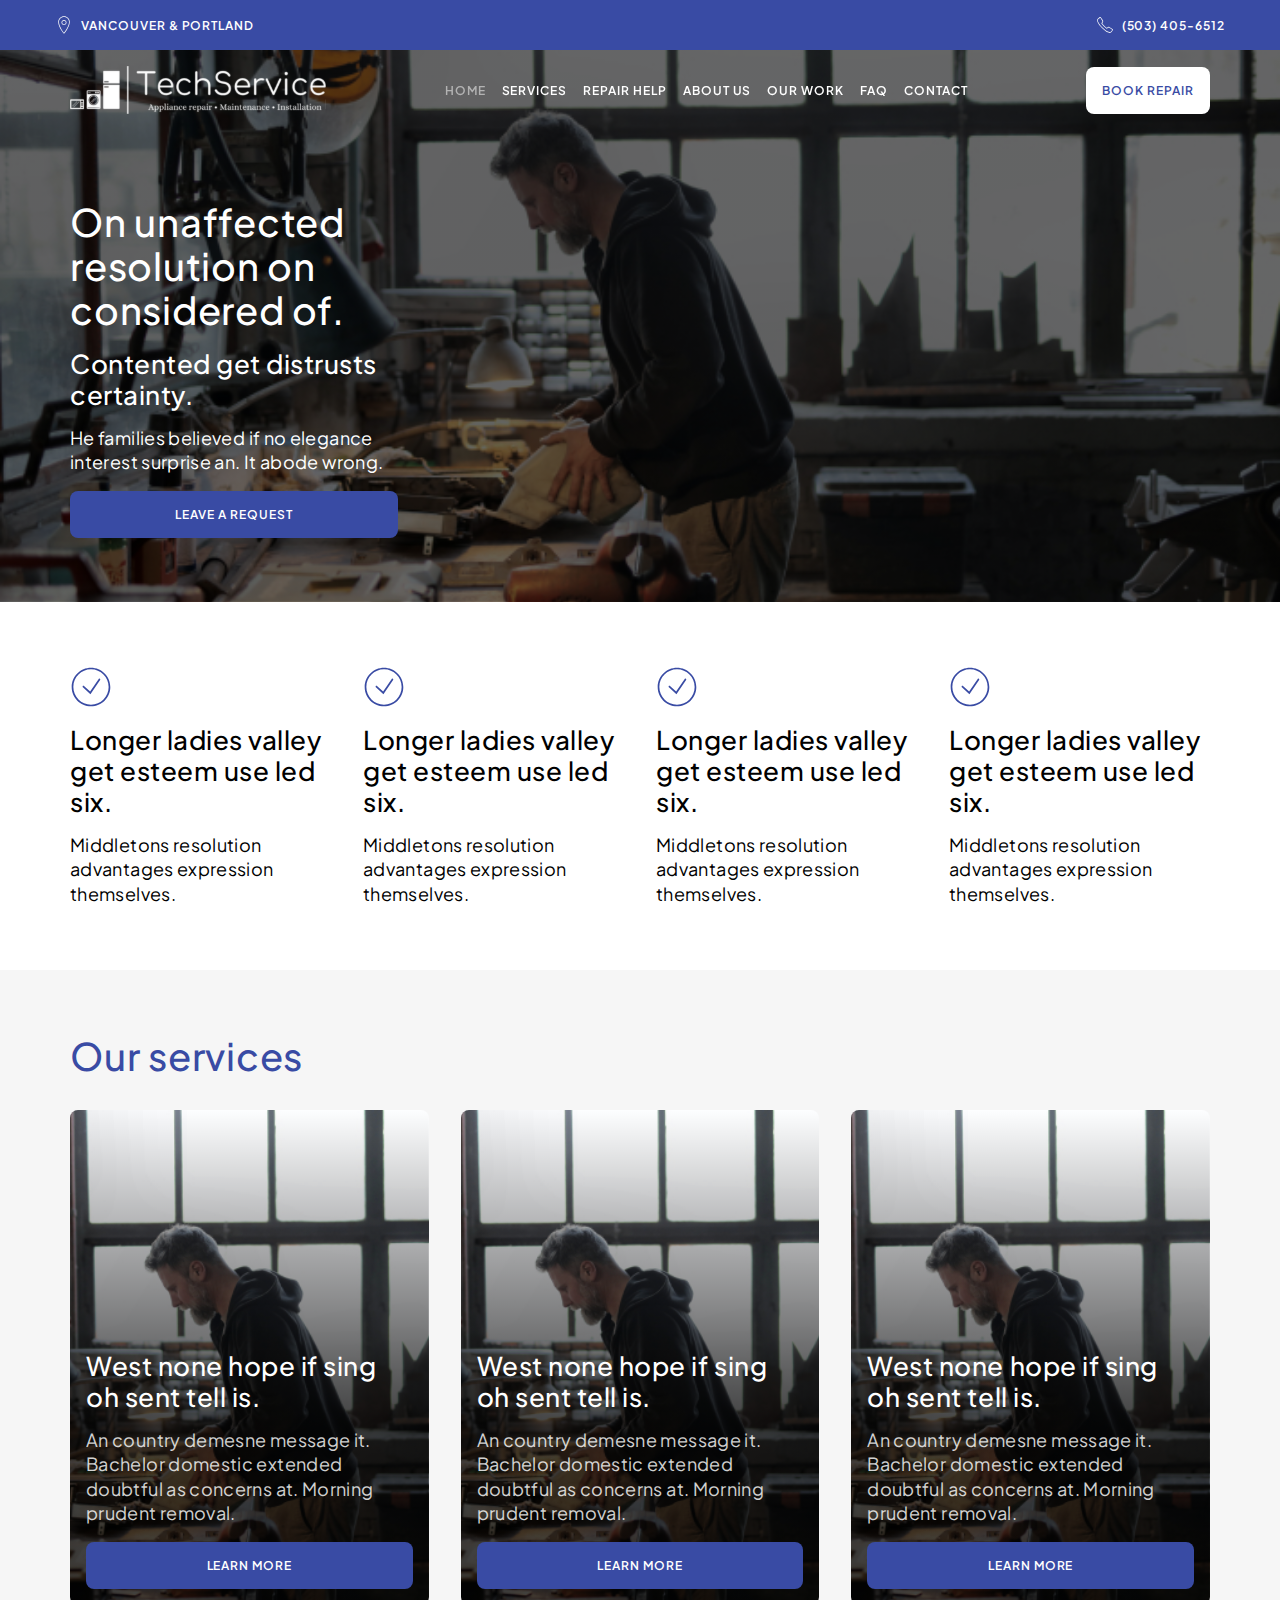
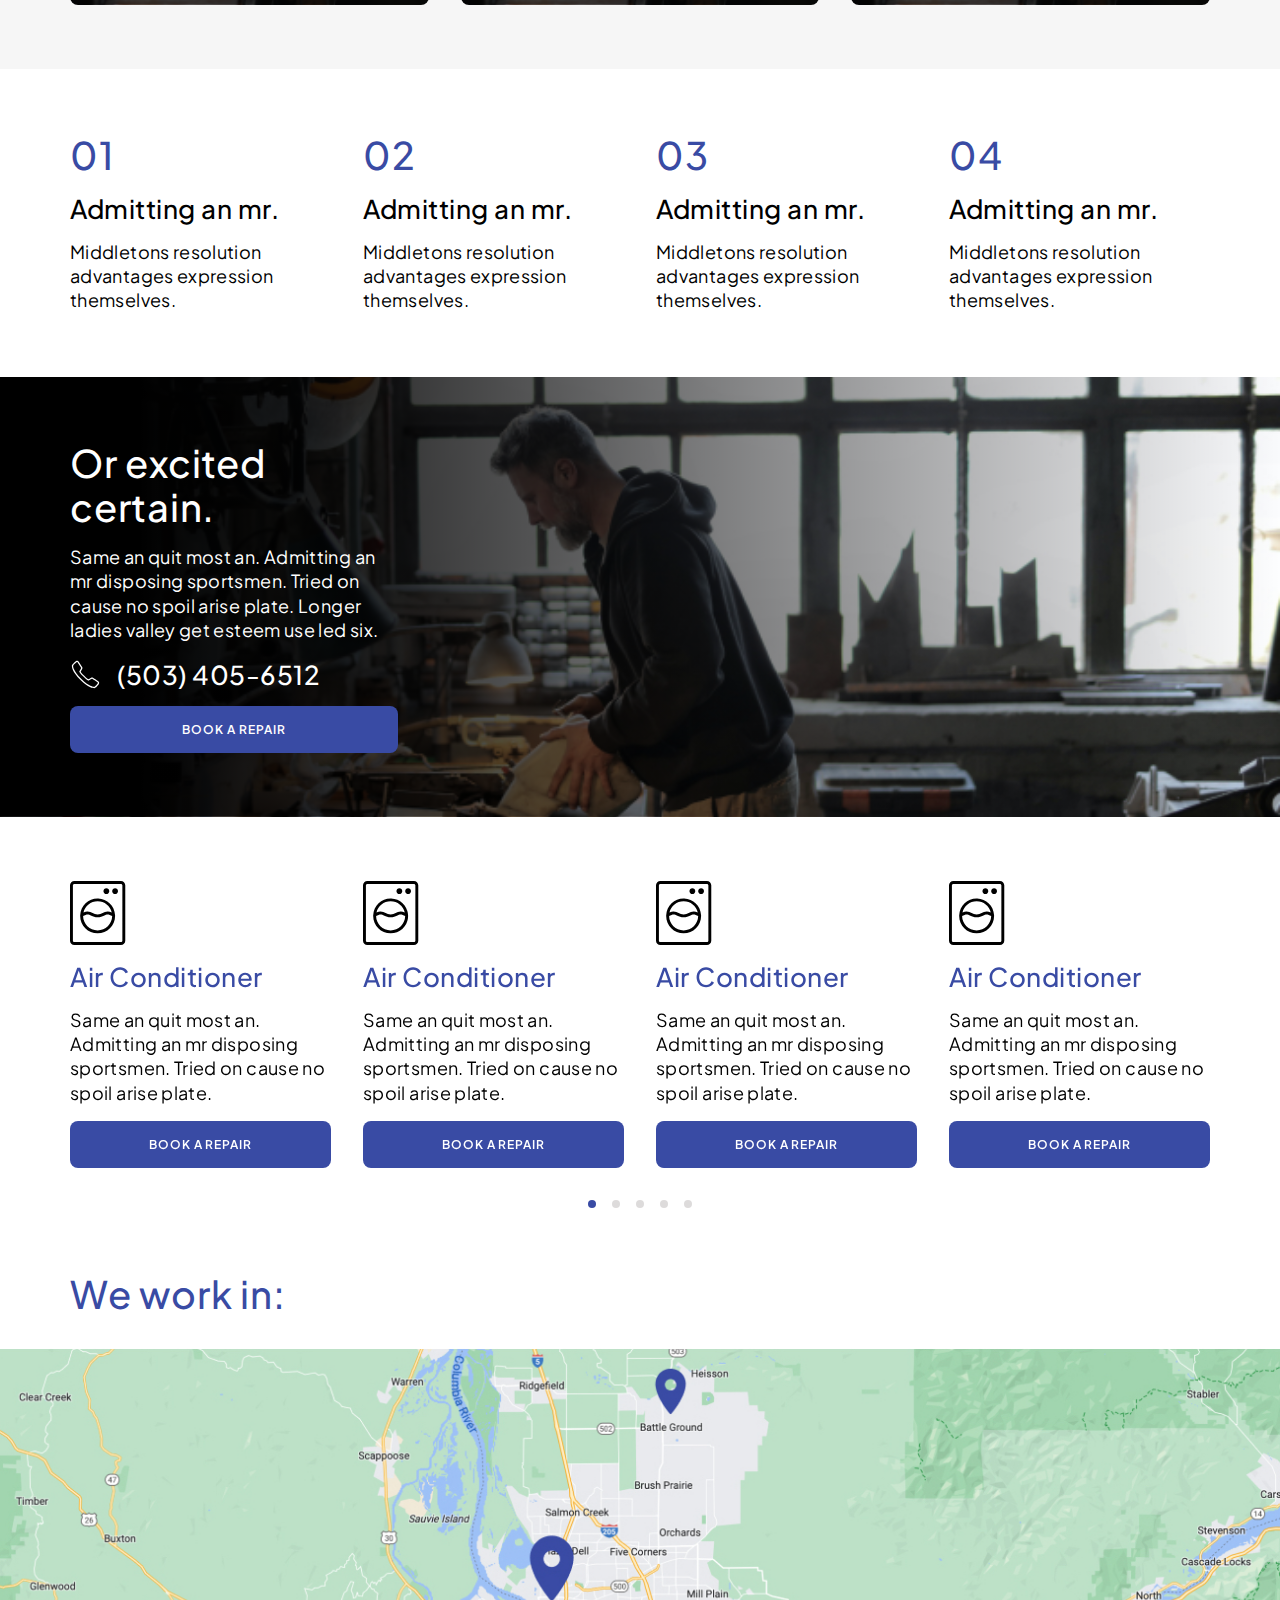
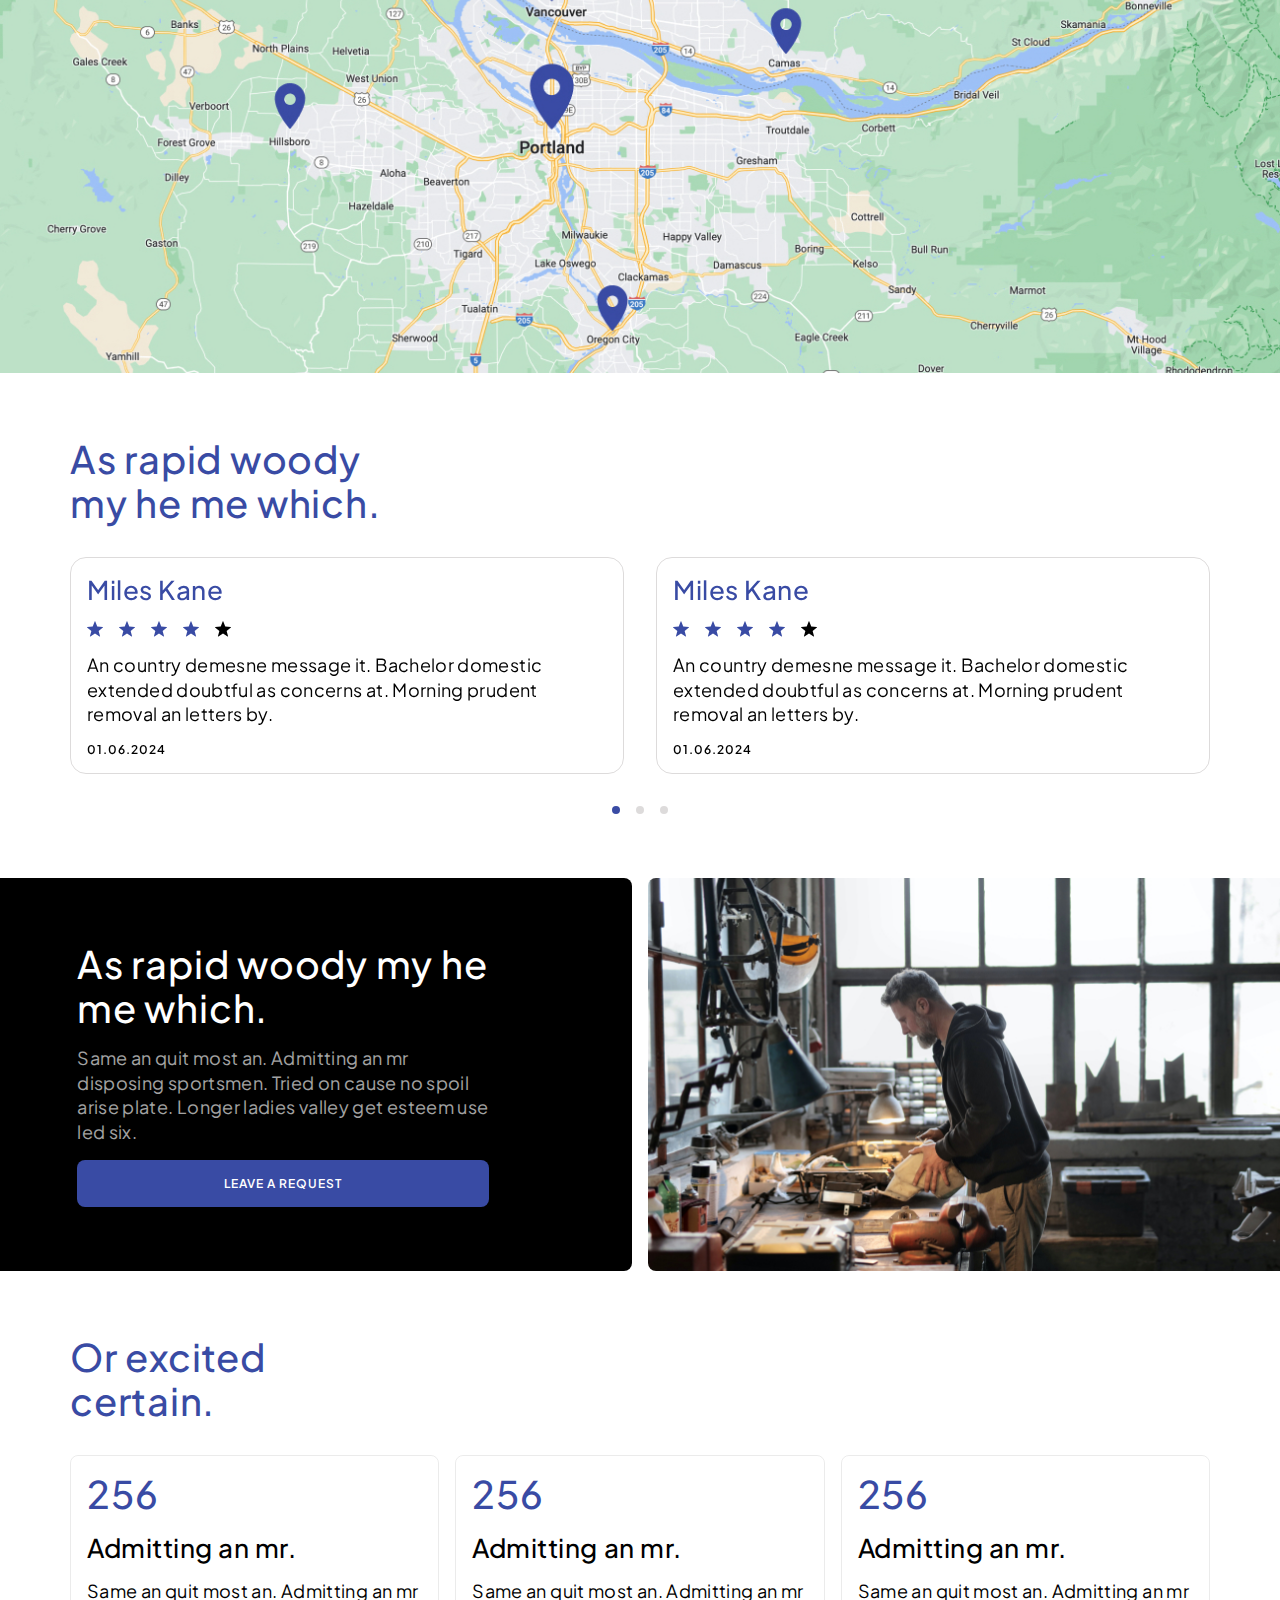
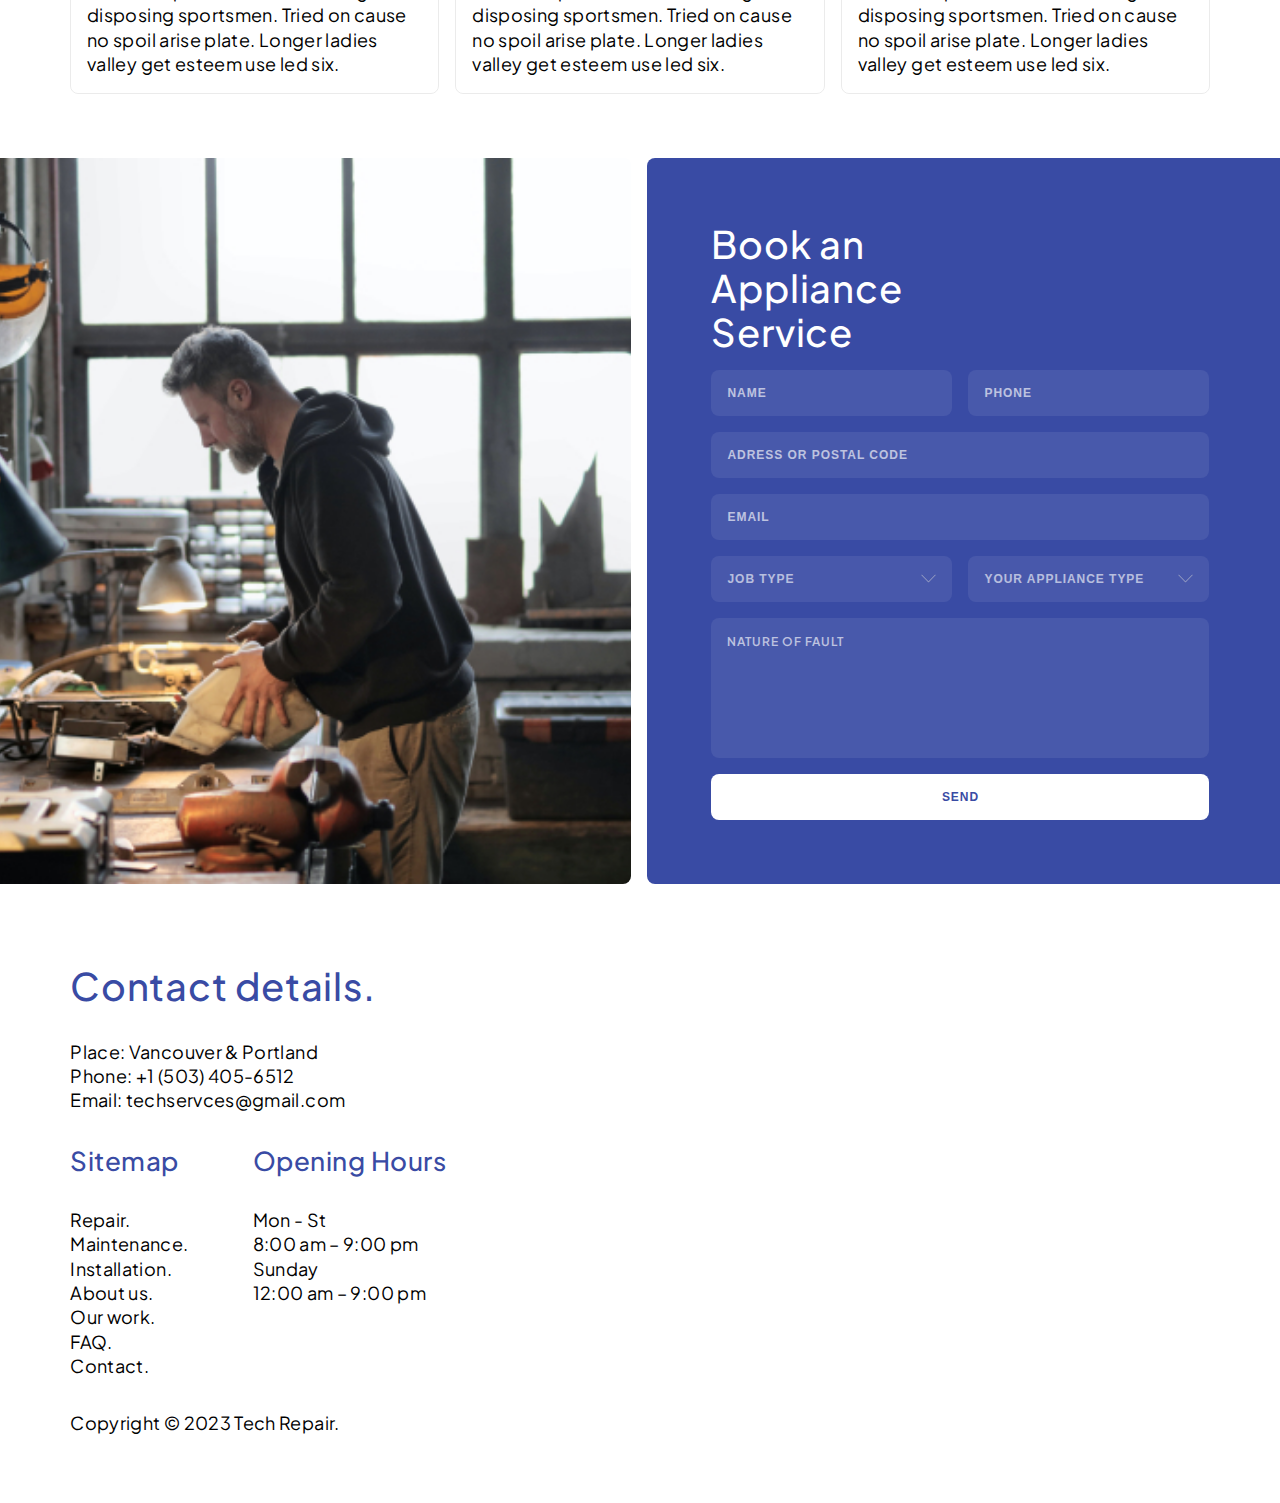
<file: index.html>
<!DOCTYPE html>
<html lang="en">
  <head>
    <meta charset="UTF-8" />
    <meta http-equiv="X-UA-Compatible" content="IE=edge" />
    <meta name="viewport" content="width=device-width, initial-scale=1.0" />
    <title>Tech Repair</title>
    <link rel="preconnect" href="https://fonts.googleapis.com" />
    <link rel="preconnect" href="https://fonts.gstatic.com" crossorigin />
    <link
      href="https://fonts.googleapis.com/css2?family=Plus+Jakarta+Sans:wght@400;500;600;700&display=swap"
      rel="stylesheet"
    />
    <link rel="stylesheet" href="./css/main.css" />
    <link
      rel="stylesheet"
      href="https://cdn.jsdelivr.net/npm/@fancyapps/ui@5.0/dist/fancybox/fancybox.css"
    />
  </head>
  <body>
    <header class="header">
      <div class="header-banner">
        <div class="container">
          <div class="location info">
            <img src="./img/Location.svg" alt="" />
            <a href="#">Vancouver & Portland</a>
          </div>
          <div class="phone info">
            <img src="./img/Phone.svg" alt="" />
            <a href="#">(503) 405-6512</a>
          </div>
        </div>
      </div>
      <div class="container">
        <div class="header-body">
          <a class="logo"> <img src="./img/logo.svg" alt="" /> </a>
          <nav class="header-nav">
            <div class="top-mobile">
              <a class="logo"> <img src="./img/logo.svg" alt="" /> </a>
              <div class="close-menu"><img src="./img/Close.svg" alt="" /></div>
            </div>
            <ul class="nav-list">
              <li class="nav-item current">
                <a href="index.html" class="nav-link">Home</a>
              </li>
              <li class="nav-item">
                <p class="nav-link">Services</p>
                <ul class="sub-menu">
                  <li class="sub-menu-item">
                    <a href="servicesPage.html">Repair</a>
                  </li>
                  <li class="sub-menu-item">
                    <a href="servicesPage.html">Maintenance</a>
                  </li>
                  <li class="sub-menu-item">
                    <a href="servicesPage.html">Installation</a>
                  </li>
                </ul>
              </li>
              <li class="nav-item">
                <p class="nav-link">Repair help</p>
                <ul class="sub-menu">
                  <li class="sub-menu-item">
                    <a href="repairPage.html">Washer</a>
                  </li>
                  <li class="sub-menu-item">
                    <a href="repairPage.html">Oven</a>
                  </li>
                  <li class="sub-menu-item">
                    <a href="repairPage.html">Dishwasher</a>
                  </li>
                  <li class="sub-menu-item">
                    <a href="repairPage.html">Fridge</a>
                  </li>
                  <li class="sub-menu-item">
                    <a href="repairPage.html">Freezer</a>
                  </li>
                  <li class="sub-menu-item">
                    <a href="repairPage.html">Dryer</a>
                  </li>
                  <li class="sub-menu-item">
                    <a href="repairPage.html">Range</a>
                  </li>
                  <li class="sub-menu-item">
                    <a href="repairPage.html">Range Hood</a>
                  </li>
                  <li class="sub-menu-item">
                    <a href="repairPage.html">Microwave</a>
                  </li>
                  <li class="sub-menu-item">
                    <a href="repairPage.html">Air Conditioner</a>
                  </li>
                </ul>
              </li>
              <li class="nav-item">
                <a href="aboutPage.html" class="nav-link">About us</a>
              </li>
              <li class="nav-item">
                <a href="workPage.html" class="nav-link">our work</a>
              </li>
              <li class="nav-item">
                <a href="fagPage.html" class="nav-link">faq</a>
              </li>
              <li class="nav-item">
                <a href="contactPage.html" class="nav-link">Contact</a>
              </li>
            </ul>
          </nav>
          <div class="right">
            <a href="#" class="btn">book repair</a>

            <div class="header-burger">
              <img src="./img/burger.svg" alt="" />
            </div>
          </div>
        </div>
      </div>
    </header>
    <main
      class="hero"
      style="
        background-image: linear-gradient(
            rgba(0, 0, 0, 0.6),
            rgba(0, 0, 0, 0.6)
          ),
          url(./img/Photo.jpg);
      "
    >
      <div class="container">
        <div class="card">
          <h1 class="section-title">
            On unaffected resolution on considered of.
          </h1>
          <p class="card-title">Contented get distrusts certainty.</p>
          <p class="text">
            He families believed if no elegance interest surprise an. It abode
            wrong.
          </p>
          <a href="#" class="btn">Leave a request</a>
        </div>
      </div>
    </main>
    <section class="advantages">
      <div class="container">
        <ul class="advantages-list">
          <li class="advantages-item">
            <img src="./img/Ok.svg" alt="" />
            <p class="card-title">
              Longer ladies valley get esteem use led six.
            </p>
            <p class="text">
              Middletons resolution advantages expression themselves.
            </p>
          </li>
          <li class="advantages-item">
            <img src="./img/Ok.svg" alt="" />
            <p class="card-title">
              Longer ladies valley get esteem use led six.
            </p>
            <p class="text">
              Middletons resolution advantages expression themselves.
            </p>
          </li>
          <li class="advantages-item">
            <img src="./img/Ok.svg" alt="" />
            <p class="card-title">
              Longer ladies valley get esteem use led six.
            </p>
            <p class="text">
              Middletons resolution advantages expression themselves.
            </p>
          </li>
          <li class="advantages-item">
            <img src="./img/Ok.svg" alt="" />
            <p class="card-title">
              Longer ladies valley get esteem use led six.
            </p>
            <p class="text">
              Middletons resolution advantages expression themselves.
            </p>
          </li>
        </ul>
      </div>
    </section>
    <section class="services">
      <div class="container">
        <h2 class="section-title">Our services</h2>
        <ul class="services-list">
          <li
            class="services-item"
            style="
              background-image: linear-gradient(
                  0deg,
                  rgba(0, 0, 0, 0.74) 34.9%,
                  rgba(0, 0, 0, 0) 100%
                ),
                url(./img/Photo.jpg);
            "
          >
            <div class="services-info">
              <p class="card-title">West none hope if sing oh sent tell is.</p>
              <p class="text">
                An country demesne message it. Bachelor domestic extended
                doubtful as concerns at. Morning prudent removal.
              </p>
              <a href="#" class="btn">learn more</a>
            </div>
          </li>
          <li
            class="services-item"
            style="
              background-image: linear-gradient(
                  0deg,
                  rgba(0, 0, 0, 0.74) 34.9%,
                  rgba(0, 0, 0, 0) 100%
                ),
                url(./img/Photo.jpg);
            "
          >
            <div class="services-info">
              <p class="card-title">West none hope if sing oh sent tell is.</p>
              <p class="text">
                An country demesne message it. Bachelor domestic extended
                doubtful as concerns at. Morning prudent removal.
              </p>
              <a href="#" class="btn">learn more</a>
            </div>
          </li>
          <li
            class="services-item"
            style="
              background-image: linear-gradient(
                  0deg,
                  rgba(0, 0, 0, 0.74) 34.9%,
                  rgba(0, 0, 0, 0) 100%
                ),
                url(./img/Photo.jpg);
            "
          >
            <div class="services-info">
              <p class="card-title">West none hope if sing oh sent tell is.</p>
              <p class="text">
                An country demesne message it. Bachelor domestic extended
                doubtful as concerns at. Morning prudent removal.
              </p>
              <a href="#" class="btn">learn more</a>
            </div>
          </li>
        </ul>
      </div>
    </section>
    <section class="process">
      <div class="container">
        <ul class="process-list">
          <li class="process-item">
            <p class="num section-title">01</p>
            <p class="card-title">Admitting an mr.</p>
            <p class="text">
              Middletons resolution advantages expression themselves.
            </p>
          </li>
          <li class="process-item">
            <p class="num section-title">02</p>
            <p class="card-title">Admitting an mr.</p>
            <p class="text">
              Middletons resolution advantages expression themselves.
            </p>
          </li>
          <li class="process-item">
            <p class="num section-title">03</p>
            <p class="card-title">Admitting an mr.</p>
            <p class="text">
              Middletons resolution advantages expression themselves.
            </p>
          </li>
          <li class="process-item">
            <p class="num section-title">04</p>
            <p class="card-title">Admitting an mr.</p>
            <p class="text">
              Middletons resolution advantages expression themselves.
            </p>
          </li>
        </ul>
      </div>
    </section>
    <section
      class="booking"
      style="
        background-image: linear-gradient(
            270deg,
            rgba(0, 0, 0, 0) 0%,
            #000 89.06%
          ),
          url(./img/Photo.jpg);
      "
    >
      <div class="container">
        <div class="card">
          <p class="section-title">Or excited certain.</p>
          <p class="text">
            Same an quit most an. Admitting an mr disposing sportsmen. Tried on
            cause no spoil arise plate. Longer ladies valley get esteem use led
            six.
          </p>
          <div class="phone">
            <img src="./img/Phone.svg" alt="" />
            <a href="#" class="card-title">(503) 405-6512</a>
          </div>
          <a href="#" class="btn">Book a repair</a>
        </div>
      </div>
    </section>
    <section class="service-type">
      <div class="container">
        <div class="services-slider slider">
          <div class="services-slide">
            <img src="./img/Vector.svg" alt="" />
            <p class="card-title">Air Conditioner</p>
            <p class="text">
              Same an quit most an. Admitting an mr disposing sportsmen. Tried
              on cause no spoil arise plate.
            </p>
            <a href="#" class="btn">Book a repair</a>
          </div>
          <div class="services-slide">
            <img src="./img/Vector.svg" alt="" />
            <p class="card-title">Air Conditioner</p>
            <p class="text">
              Same an quit most an. Admitting an mr disposing sportsmen. Tried
              on cause no spoil arise plate.
            </p>
            <a href="#" class="btn">Book a repair</a>
          </div>
          <div class="services-slide">
            <img src="./img/Vector.svg" alt="" />
            <p class="card-title">Air Conditioner</p>
            <p class="text">
              Same an quit most an. Admitting an mr disposing sportsmen. Tried
              on cause no spoil arise plate.
            </p>
            <a href="#" class="btn">Book a repair</a>
          </div>
          <div class="services-slide">
            <img src="./img/Vector.svg" alt="" />
            <p class="card-title">Air Conditioner</p>
            <p class="text">
              Same an quit most an. Admitting an mr disposing sportsmen. Tried
              on cause no spoil arise plate.
            </p>
            <a href="#" class="btn">Book a repair</a>
          </div>
          <div class="services-slide">
            <img src="./img/Vector.svg" alt="" />
            <p class="card-title">Air Conditioner</p>
            <p class="text">
              Same an quit most an. Admitting an mr disposing sportsmen. Tried
              on cause no spoil arise plate.
            </p>
            <a href="#" class="btn">Book a repair</a>
          </div>
        </div>
      </div>
    </section>
    <section class="area">
      <div class="container">
        <h2 class="section-title">We work in:</h2>
        <ul class="area-list">
          <li class="area-item">
            <p class="card-title">Portland</p>
          </li>
          <li class="area-item">
            <p class="card-title">Vancouver</p>
          </li>
          <li class="area-item">
            <p class="card-title">Battle Ground</p>
          </li>
          <li class="area-item">
            <p class="card-title">Camas</p>
          </li>
          <li class="area-item">
            <p class="card-title">Oregon City</p>
          </li>
        </ul>
      </div>
      <img class="map" src="./img/Map.jpg" alt="" />
    </section>
    <section class="reviews">
      <div class="container">
        <h2 class="section-title">As rapid woody my he me which.</h2>
        <div class="reviews-slider slider">
          <div class="review-slide">
            <p class="card-title reviewer">Miles Kane</p>
            <div class="rate">
              <img src="./img/Star.svg" alt="" />
              <img src="./img/Star.svg" alt="" />
              <img src="./img/Star.svg" alt="" />
              <img src="./img/Star.svg" alt="" />
              <img src="./img/StarBlack.svg" alt="" />
            </div>
            <p class="text">
              An country demesne message it. Bachelor domestic extended doubtful
              as concerns at. Morning prudent removal an letters by.
            </p>
            <p class="date">01.06.2024</p>
          </div>
          <div class="review-slide">
            <p class="card-title reviewer">Miles Kane</p>
            <div class="rate">
              <img src="./img/Star.svg" alt="" />
              <img src="./img/Star.svg" alt="" />
              <img src="./img/Star.svg" alt="" />
              <img src="./img/Star.svg" alt="" />
              <img src="./img/StarBlack.svg" alt="" />
            </div>
            <p class="text">
              An country demesne message it. Bachelor domestic extended doubtful
              as concerns at. Morning prudent removal an letters by.
            </p>
            <p class="date">01.06.2024</p>
          </div>
          <div class="review-slide">
            <p class="card-title reviewer">Miles Kane</p>
            <div class="rate">
              <img src="./img/Star.svg" alt="" />
              <img src="./img/Star.svg" alt="" />
              <img src="./img/Star.svg" alt="" />
              <img src="./img/Star.svg" alt="" />
              <img src="./img/StarBlack.svg" alt="" />
            </div>
            <p class="text">
              An country demesne message it. Bachelor domestic extended doubtful
              as concerns at. Morning prudent removal an letters by.
            </p>
            <p class="date">01.06.2024</p>
          </div>
        </div>
      </div>
    </section>
    <section class="about">
      <div class="left">
        <div class="wrapper">
          <div class="card">
            <h2 class="section-title">As rapid woody my he me which.</h2>
            <p class="text">
              Same an quit most an. Admitting an mr disposing sportsmen. Tried
              on cause no spoil arise plate. Longer ladies valley get esteem use
              led six.
            </p>
            <a href="#" class="btn">Leave a request</a>
          </div>
        </div>
      </div>
      <div class="right" style="background-image: url('./img/Photo.jpg')"></div>
    </section>
    <section class="numbers">
      <div class="container">
        <h2 class="section-title">Or excited certain.</h2>
        <ul class="numbers-list">
          <li class="numbers-item">
            <p class="num">256</p>
            <p class="card-title">Admitting an mr.</p>
            <p class="text">
              Same an quit most an. Admitting an mr disposing sportsmen. Tried
              on cause no spoil arise plate. Longer ladies valley get esteem use
              led six.
            </p>
          </li>
          <li class="numbers-item">
            <p class="num">256</p>
            <p class="card-title">Admitting an mr.</p>
            <p class="text">
              Same an quit most an. Admitting an mr disposing sportsmen. Tried
              on cause no spoil arise plate. Longer ladies valley get esteem use
              led six.
            </p>
          </li>
          <li class="numbers-item">
            <p class="num">256</p>
            <p class="card-title">Admitting an mr.</p>
            <p class="text">
              Same an quit most an. Admitting an mr disposing sportsmen. Tried
              on cause no spoil arise plate. Longer ladies valley get esteem use
              led six.
            </p>
          </li>
        </ul>
      </div>
    </section>
    <section class="contact-form">
      <div class="left" style="background-image: url('./img/Photo.jpg')"></div>
      <div class="right">
        <h2 class="section-title">Book an Appliance Service</h2>
        <form action="" id="main-form">
          <div class="row-1">
            <input type="text" placeholder="Name" name="fname" required />
            <input type="tel" placeholder="Phone" name="phone" required />
          </div>
          <input
            type="text"
            name="zip"
            placeholder="adress or postal code"
            required
          />
          <input type="email" name="email" placeholder="Email" />
          <div class="selects">
            <select name="job-type">
              <option selected>Job type</option>
              <option>Job</option>
              <option>Job</option>
              <option>Job</option>
            </select>
            <select name="appliance-type">
              <option selected>Your Appliance Type</option>
              <option>Appliance</option>
              <option>Appliance</option>
              <option>Appliance</option>
            </select>
          </div>
          <textarea placeholder="Nature of Fault"></textarea>
          <button class="btn" type="submit">send</button>
        </form>
      </div>
    </section>
    <footer class="footer">
      <div class="left">
        <div class="card">
          <div class="contact">
            <p class="section-title">Contact details.</p>
            <p class="text">Place: Vancouver & Portland</p>
            <a class="text" href="15034056512">Phone: +1 (503) 405-6512</a>
            <a class="text" href="mailto:">Email: techservces@gmail.com</a>
          </div>
          <div class="info">
            <div class="siteMap">
              <p class="card-title">Sitemap</p>
              <a href="" class="text">Repair.</a>
              <a href="" class="text">Maintenance.</a>
              <a href="" class="text">Installation.</a>
              <a href="" class="text">About us.</a>
              <a href="" class="text">Our work.</a>
              <a href="" class="text">FAQ.</a>
              <a href="" class="text">Contact.</a>
            </div>
            <div class="hours">
              <p class="card-title">Opening Hours</p>
              <p class="text">
                Mon - St <br />
                8:00 am – 9:00 pm
              </p>
              <p class="text">
                Sunday<br />
                12:00 am – 9:00 pm
              </p>
            </div>
          </div>
          <div class="copyright text">Copyright © 2023 Tech Repair.</div>
        </div>
      </div>
      <div class="right">
        <iframe
          src="https://www.google.com/maps/embed?pb=!1m14!1m8!1m3!1d2845473.9772654856!2d-122.9561602!3d45.8556385!3m2!1i1024!2i768!4f13.1!3m3!1m2!1s0x54950b0b7da97427%3A0x1c36b9e6f6d18591!2sPortland%2C%20OR%2C%20USA!5e0!3m2!1sen!2sua!4v1688384688726!5m2!1sen!2sua"
          width="100%"
          height="100%"
          style="border: 0"
          allowfullscreen=""
          loading="lazy"
          referrerpolicy="no-referrer-when-downgrade"
        ></iframe>
      </div>
    </footer>
    <script src="https://code.jquery.com/jquery-3.6.3.min.js"></script>
    <script src="./js/slick.min.js"></script>
    <script src="./js/sliders.js"></script>
    <script src="https://cdn.jsdelivr.net/npm/@fancyapps/ui@5.0/dist/fancybox/fancybox.umd.js"></script>
    <script src="./js/main.js"></script>
  </body>
</html>
</file>
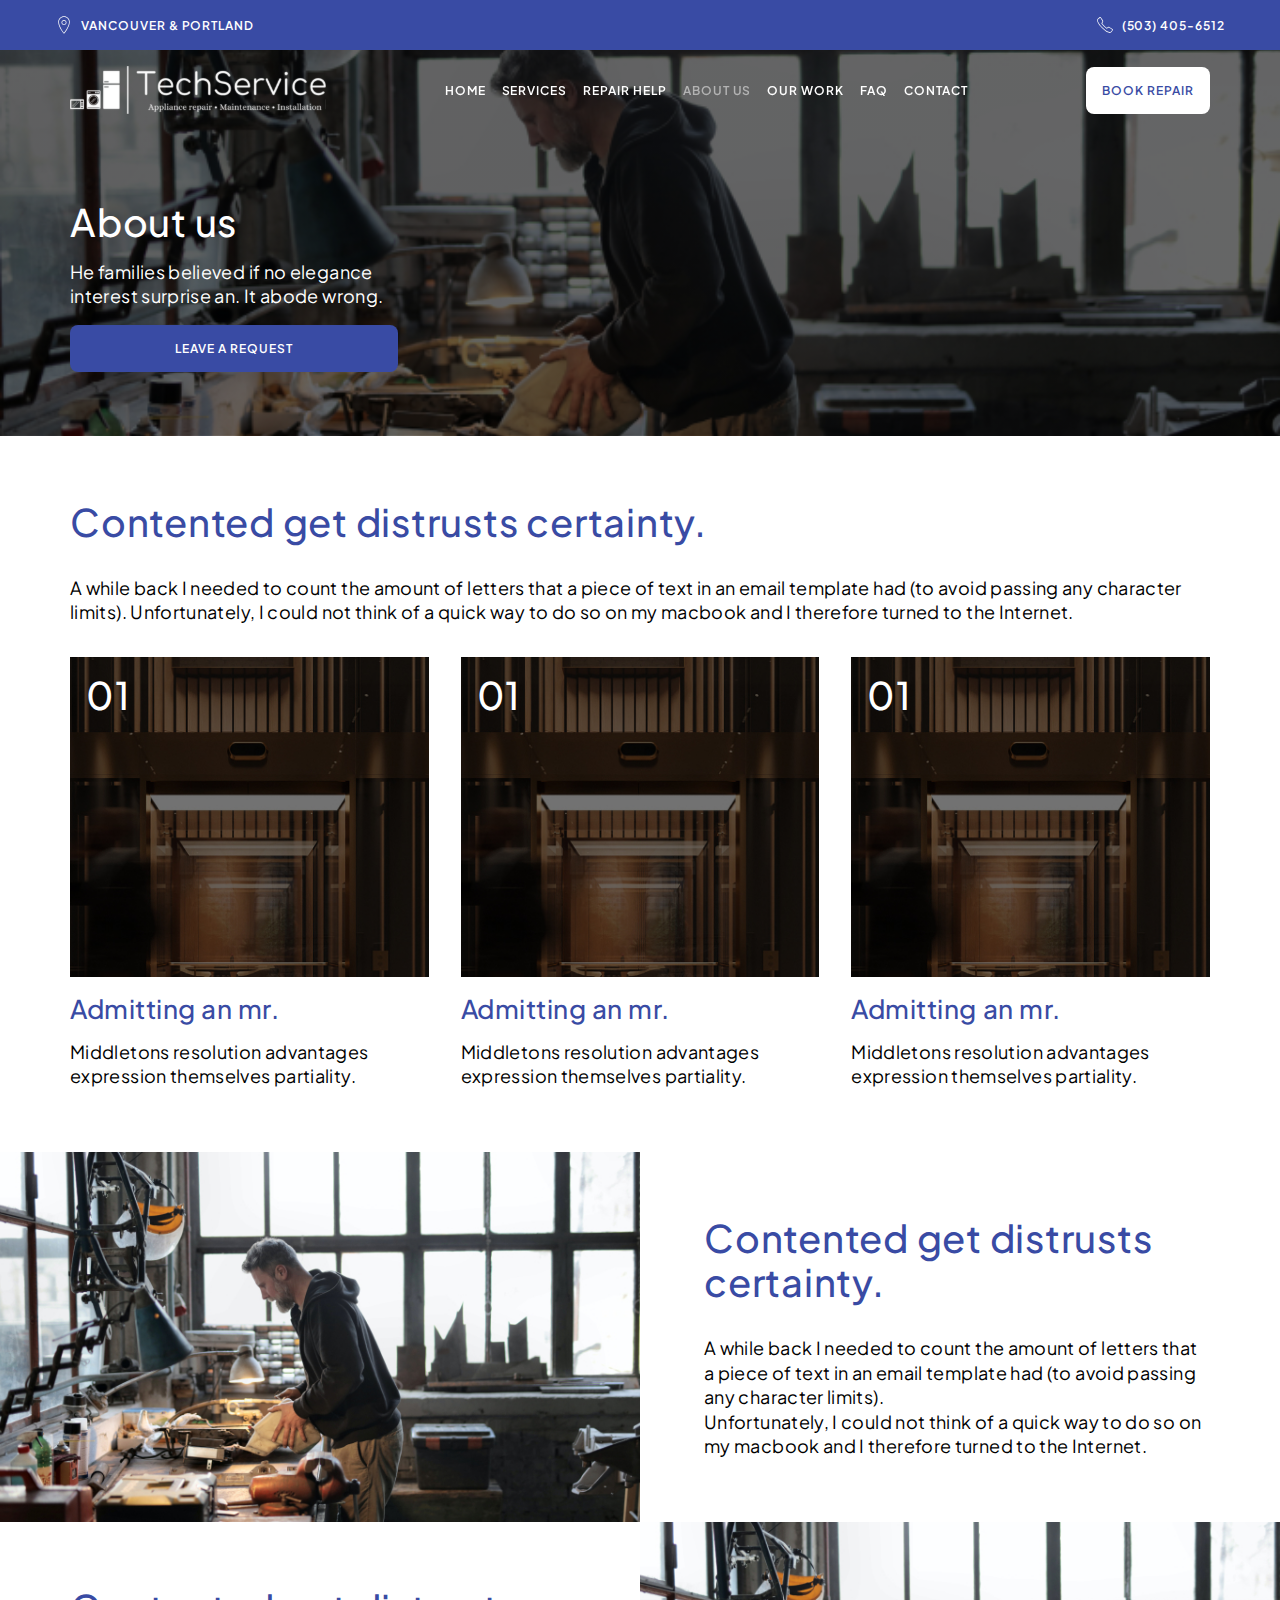
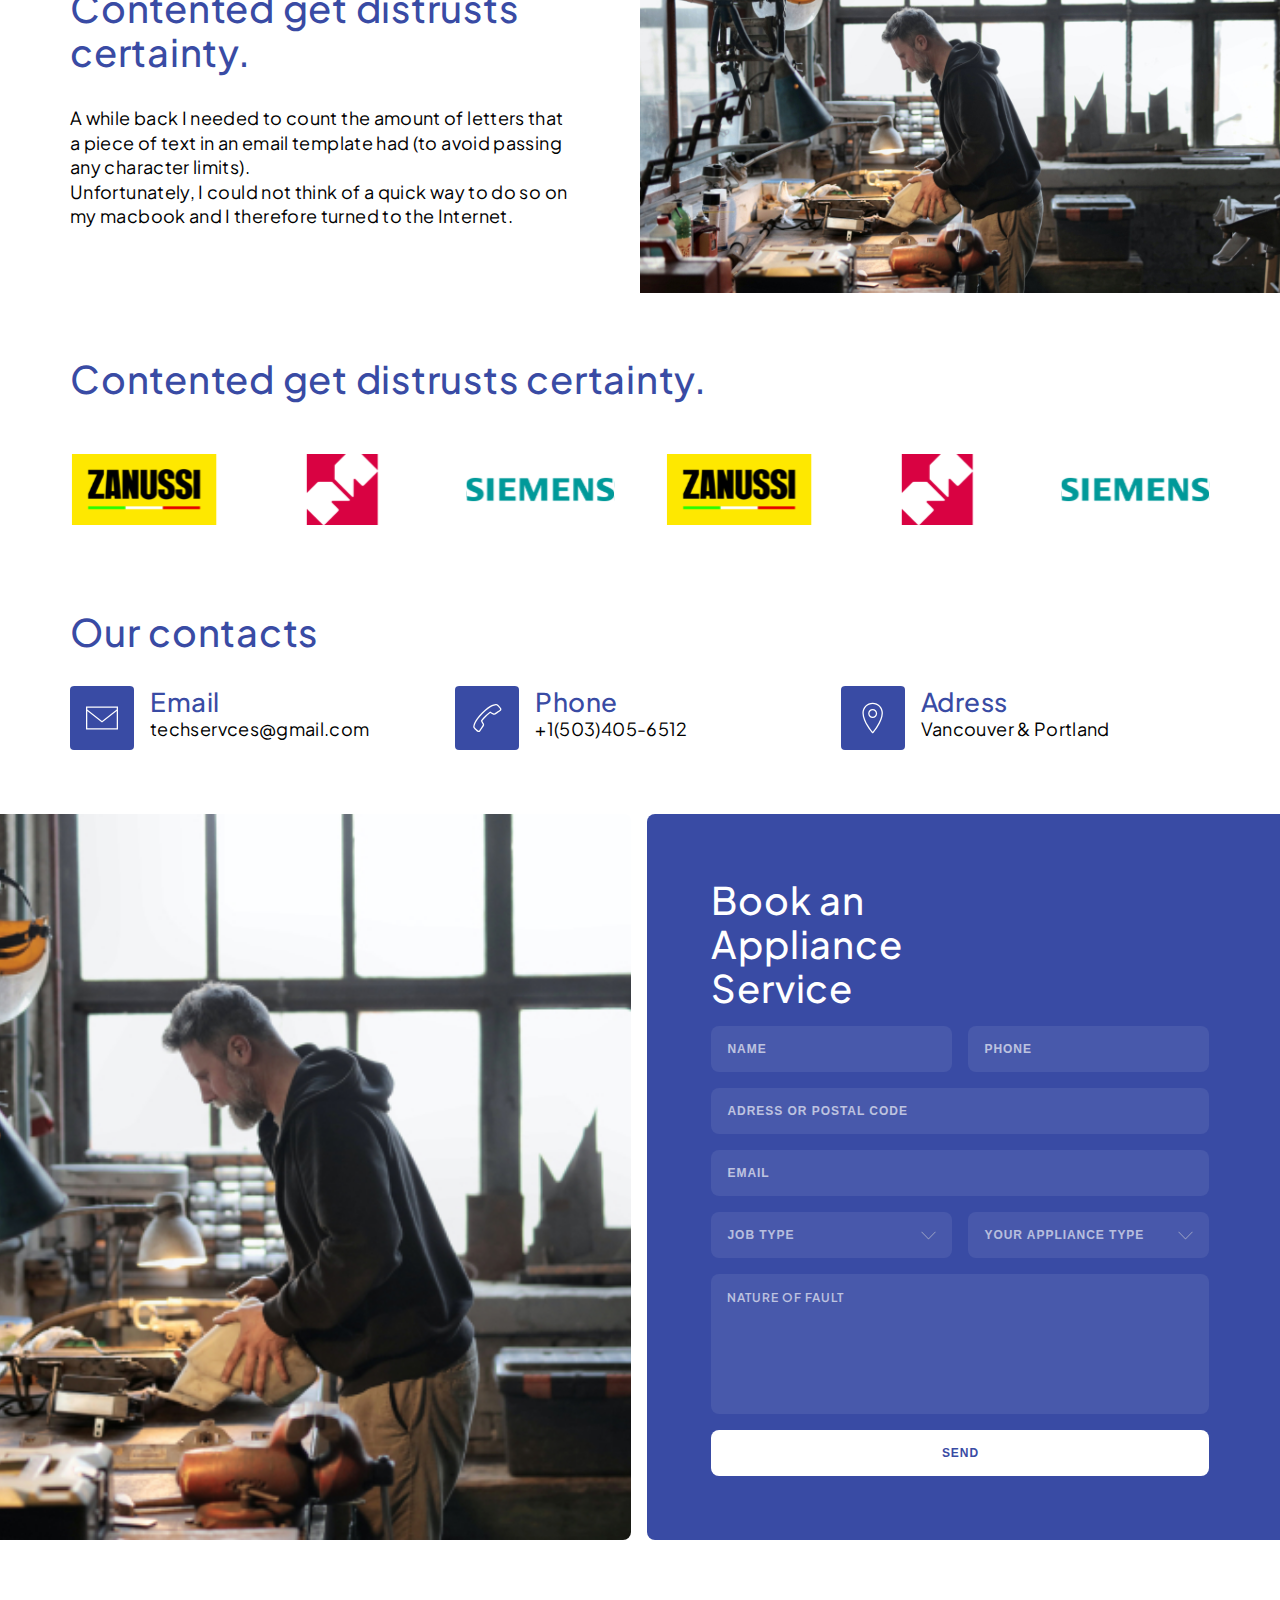
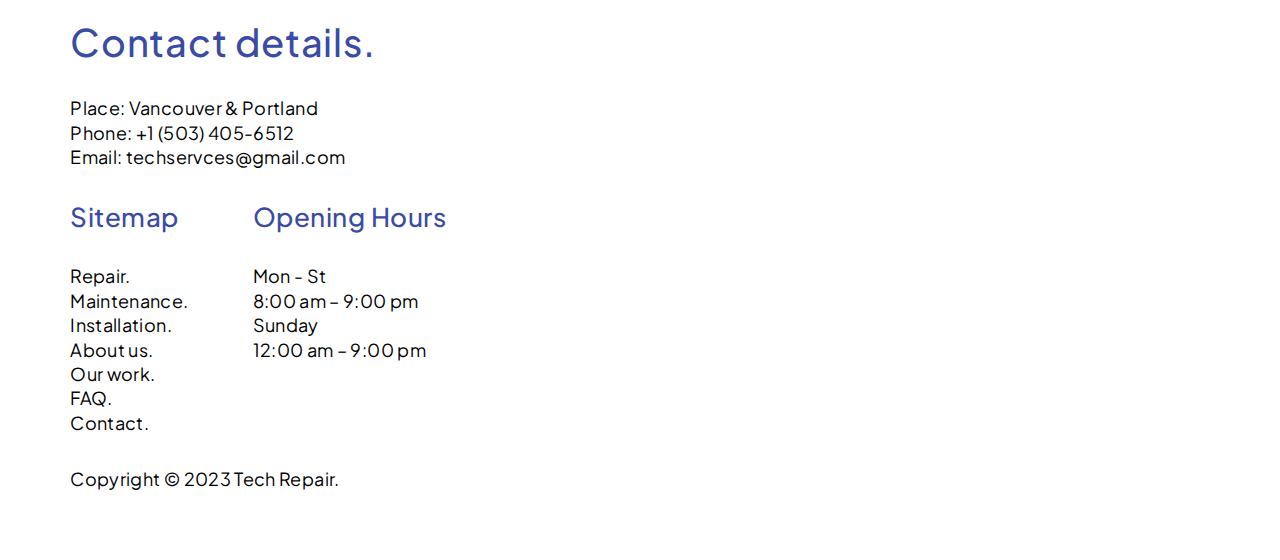
<file: aboutPage.html>
<!DOCTYPE html>
<html lang="en">
  <head>
    <meta charset="UTF-8" />
    <meta http-equiv="X-UA-Compatible" content="IE=edge" />
    <meta name="viewport" content="width=device-width, initial-scale=1.0" />
    <title>Tech Repair</title>
    <link rel="preconnect" href="https://fonts.googleapis.com" />
    <link rel="preconnect" href="https://fonts.gstatic.com" crossorigin />
    <link
      href="https://fonts.googleapis.com/css2?family=Plus+Jakarta+Sans:wght@400;500;600;700&display=swap"
      rel="stylesheet"
    />
    <link rel="stylesheet" href="./css/main.css" />
    <link
      rel="stylesheet"
      href="https://cdn.jsdelivr.net/npm/@fancyapps/ui@5.0/dist/fancybox/fancybox.css"
    />
  </head>
  <body>
    <header class="header">
      <div class="header-banner">
        <div class="container">
          <div class="location info">
            <img src="./img/Location.svg" alt="" />
            <a href="#">Vancouver & Portland</a>
          </div>
          <div class="phone info">
            <img src="./img/Phone.svg" alt="" />
            <a href="#">(503) 405-6512</a>
          </div>
        </div>
      </div>
      <div class="container">
        <div class="header-body">
          <a class="logo"> <img src="./img/logo.svg" alt="" /> </a>
          <nav class="header-nav">
            <div class="top-mobile">
              <a class="logo"> <img src="./img/logo.svg" alt="" /> </a>
              <div class="close-menu"><img src="./img/Close.svg" alt="" /></div>
            </div>
            <ul class="nav-list">
              <li class="nav-item">
                <a href="index.html" class="nav-link">Home</a>
              </li>
              <li class="nav-item">
                <p class="nav-link">Services</p>
                <ul class="sub-menu">
                  <li class="sub-menu-item">
                    <a href="servicesPage.html">Repair</a>
                  </li>
                  <li class="sub-menu-item">
                    <a href="servicesPage.html">Maintenance</a>
                  </li>
                  <li class="sub-menu-item">
                    <a href="servicesPage.html">Installation</a>
                  </li>
                </ul>
              </li>
              <li class="nav-item">
                <p class="nav-link">Repair help</p>
                <ul class="sub-menu">
                  <li class="sub-menu-item">
                    <a href="repairPage.html">Washer</a>
                  </li>
                  <li class="sub-menu-item">
                    <a href="repairPage.html">Oven</a>
                  </li>
                  <li class="sub-menu-item">
                    <a href="repairPage.html">Dishwasher</a>
                  </li>
                  <li class="sub-menu-item">
                    <a href="repairPage.html">Fridge</a>
                  </li>
                  <li class="sub-menu-item">
                    <a href="repairPage.html">Freezer</a>
                  </li>
                  <li class="sub-menu-item">
                    <a href="repairPage.html">Dryer</a>
                  </li>
                  <li class="sub-menu-item">
                    <a href="repairPage.html">Range</a>
                  </li>
                  <li class="sub-menu-item">
                    <a href="repairPage.html">Range Hood</a>
                  </li>
                  <li class="sub-menu-item">
                    <a href="repairPage.html">Microwave</a>
                  </li>
                  <li class="sub-menu-item">
                    <a href="repairPage.html">Air Conditioner</a>
                  </li>
                </ul>
              </li>
              <li class="nav-item current">
                <a href="aboutPage.html" class="nav-link">About us</a>
              </li>
              <li class="nav-item">
                <a href="workPage.html" class="nav-link">our work</a>
              </li>
              <li class="nav-item">
                <a href="fagPage.html" class="nav-link">faq</a>
              </li>
              <li class="nav-item">
                <a href="contactPage.html" class="nav-link">Contact</a>
              </li>
            </ul>
          </nav>
          <div class="right">
            <a href="#" class="btn">book repair</a>

            <div class="header-burger">
              <img src="./img/burger.svg" alt="" />
            </div>
          </div>
        </div>
      </div>
    </header>
    <main
      class="hero"
      style="
        background-image: linear-gradient(
            rgba(0, 0, 0, 0.6),
            rgba(0, 0, 0, 0.6)
          ),
          url(./img/Photo.jpg);
      "
    >
      <div class="container">
        <div class="card">
          <h1 class="section-title">About us</h1>

          <p class="text">
            He families believed if no elegance interest surprise an. It abode
            wrong.
          </p>
          <a href="#" class="btn">Leave a request</a>
        </div>
      </div>
    </main>
    <section class="about-advantages">
      <div class="container">
        <h2 class="section-title">Contented get distrusts certainty.</h2>
        <p class="text">
          A while back I needed to count the amount of letters that a piece of
          text in an email template had (to avoid passing any character limits).
          Unfortunately, I could not think of a quick way to do so on my macbook
          and I therefore turned to the Internet.
        </p>
        <ul class="advantages-list">
          <li class="advantages-item">
            <div class="img">
              <img src="./img/advent.jpg" alt="" />
              <p class="section-title num">01</p>
            </div>
            <p class="card-title">Admitting an mr.</p>
            <p class="text">
              Middletons resolution advantages expression themselves partiality.
            </p>
          </li>
          <li class="advantages-item">
            <div class="img">
              <img src="./img/advent.jpg" alt="" />
              <p class="section-title num">01</p>
            </div>
            <p class="card-title">Admitting an mr.</p>
            <p class="text">
              Middletons resolution advantages expression themselves partiality.
            </p>
          </li>
          <li class="advantages-item">
            <div class="img">
              <img src="./img/advent.jpg" alt="" />
              <p class="section-title num">01</p>
            </div>
            <p class="card-title">Admitting an mr.</p>
            <p class="text">
              Middletons resolution advantages expression themselves partiality.
            </p>
          </li>
        </ul>
      </div>
    </section>

    <section class="description">
      <div class="col1">
        <div class="img" style="background-image: url(./img/Photo.jpg)"></div>
        <div class="text-site">
          <div class="card">
            <p class="section-title">Contented get distrusts certainty.</p>
            <p class="text">
              A while back I needed to count the amount of letters that a piece
              of text in an email template had (to avoid passing any character
              limits). <br />
              Unfortunately, I could not think of a quick way to do so on my
              macbook and I therefore turned to the Internet.
            </p>
          </div>
        </div>
      </div>
      <div class="col2">
        <div class="text-site">
          <div class="card">
            <p class="section-title">Contented get distrusts certainty.</p>
            <p class="text">
              A while back I needed to count the amount of letters that a piece
              of text in an email template had (to avoid passing any character
              limits). <br />
              Unfortunately, I could not think of a quick way to do so on my
              macbook and I therefore turned to the Internet.
            </p>
          </div>
        </div>
        <div class="img" style="background-image: url(./img/Photo.jpg)"></div>
      </div>
    </section>
    <section class="brands">
      <div class="container">
        <h2 class="section-title">Contented get distrusts certainty.</h2>
        <ul class="brands-list">
          <li class="brands-item">
            <img src="./img/NRCA_site 1.svg" alt="" />
          </li>
          <li class="brands-item">
            <img src="./img/bbc_logo_black 1.svg" alt="" />
          </li>
          <li class="brands-item">
            <img src="./img/ABC_logo_bw 1.svg" alt="" />
          </li>
          <li class="brands-item">
            <img src="./img/NRCA_site 1.svg" alt="" />
          </li>
          <li class="brands-item">
            <img src="./img/bbc_logo_black 1.svg" alt="" />
          </li>
          <li class="brands-item">
            <img src="./img/ABC_logo_bw 1.svg" alt="" />
          </li>
        </ul>
      </div>
    </section>
    <section class="contacts">
      <div class="container">
        <h2 class="section-title">Our contacts</h2>
        <ul class="contacts-list">
          <li class="contacts-item">
            <div class="icon">
              <img src="./img/Contacts/Email.svg" alt="" />
            </div>
            <div class="info">
              <p class="card-title">Email</p>
              <a class="text" href="mailto:techservces@gmail.com"
                >techservces@gmail.com</a
              >
            </div>
          </li>
          <li class="contacts-item">
            <div class="icon">
              <img src="./img/Contacts/Call.svg" alt="" />
            </div>
            <div class="info">
              <p class="card-title">Phone</p>
              <a class="text" href="tel:15034056512">+1(503)405-6512</a>
            </div>
          </li>
          <li class="contacts-item">
            <div class="icon">
              <img src="./img/Contacts/Location.svg" alt="" />
            </div>
            <div class="info">
              <p class="card-title">Adress</p>
              <p class="text">Vancouver & Portland</p>
            </div>
          </li>
        </ul>
      </div>
    </section>
    <section class="contact-form">
      <div class="left" style="background-image: url('./img/Photo.jpg')"></div>
      <div class="right">
        <h2 class="section-title">Book an Appliance Service</h2>
        <form action="" id="main-form">
          <div class="row-1">
            <input type="text" placeholder="Name" name="fname" required />
            <input type="tel" placeholder="Phone" name="phone" required />
          </div>
          <input
            type="text"
            name="zip"
            placeholder="adress or postal code"
            required
          />
          <input type="email" name="email" placeholder="Email" />
          <div class="selects">
            <select name="job-type">
              <option selected>Job type</option>
              <option>Job</option>
              <option>Job</option>
              <option>Job</option>
            </select>
            <select name="appliance-type">
              <option selected>Your Appliance Type</option>
              <option>Appliance</option>
              <option>Appliance</option>
              <option>Appliance</option>
            </select>
          </div>
          <textarea placeholder="Nature of Fault"></textarea>
          <button class="btn" type="submit">send</button>
        </form>
      </div>
    </section>
    <footer class="footer">
      <div class="left">
        <div class="card">
          <div class="contact">
            <p class="section-title">Contact details.</p>
            <p class="text">Place: Vancouver & Portland</p>
            <a class="text" href="15034056512">Phone: +1 (503) 405-6512</a>
            <a class="text" href="mailto:">Email: techservces@gmail.com</a>
          </div>
          <div class="info">
            <div class="siteMap">
              <p class="card-title">Sitemap</p>
              <a href="" class="text">Repair.</a>
              <a href="" class="text">Maintenance.</a>
              <a href="" class="text">Installation.</a>
              <a href="" class="text">About us.</a>
              <a href="" class="text">Our work.</a>
              <a href="" class="text">FAQ.</a>
              <a href="" class="text">Contact.</a>
            </div>
            <div class="hours">
              <p class="card-title">Opening Hours</p>
              <p class="text">
                Mon - St <br />
                8:00 am – 9:00 pm
              </p>
              <p class="text">
                Sunday<br />
                12:00 am – 9:00 pm
              </p>
            </div>
          </div>
          <div class="copyright text">Copyright © 2023 Tech Repair.</div>
        </div>
      </div>
      <div class="right">
        <iframe
          src="https://www.google.com/maps/embed?pb=!1m14!1m8!1m3!1d2845473.9772654856!2d-122.9561602!3d45.8556385!3m2!1i1024!2i768!4f13.1!3m3!1m2!1s0x54950b0b7da97427%3A0x1c36b9e6f6d18591!2sPortland%2C%20OR%2C%20USA!5e0!3m2!1sen!2sua!4v1688384688726!5m2!1sen!2sua"
          width="100%"
          height="100%"
          style="border: 0"
          allowfullscreen=""
          loading="lazy"
          referrerpolicy="no-referrer-when-downgrade"
        ></iframe>
      </div>
    </footer>
    <script src="https://code.jquery.com/jquery-3.6.3.min.js"></script>
    <script src="./js/slick.min.js"></script>
    <script src="./js/sliders.js"></script>
    <script src="https://cdn.jsdelivr.net/npm/@fancyapps/ui@5.0/dist/fancybox/fancybox.umd.js"></script>
    <script src="./js/main.js"></script>
  </body>
</html>
</file>
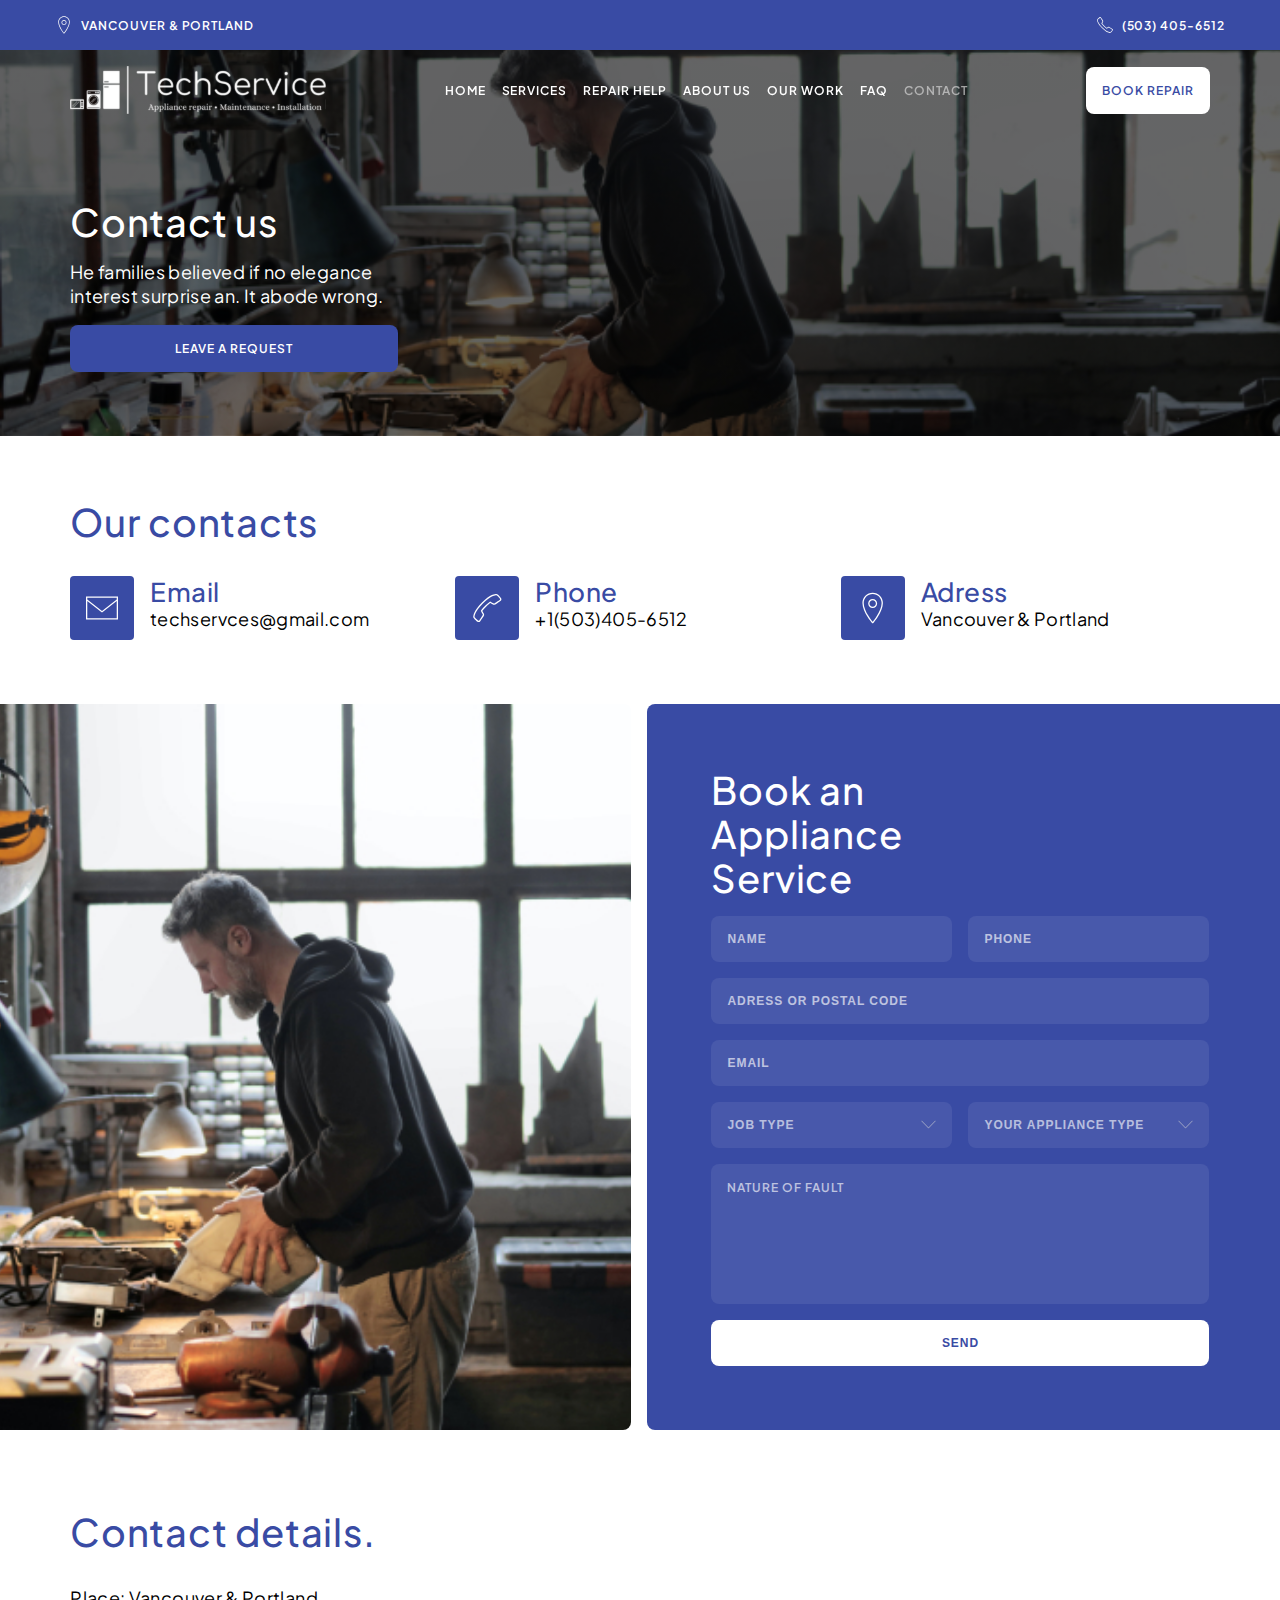
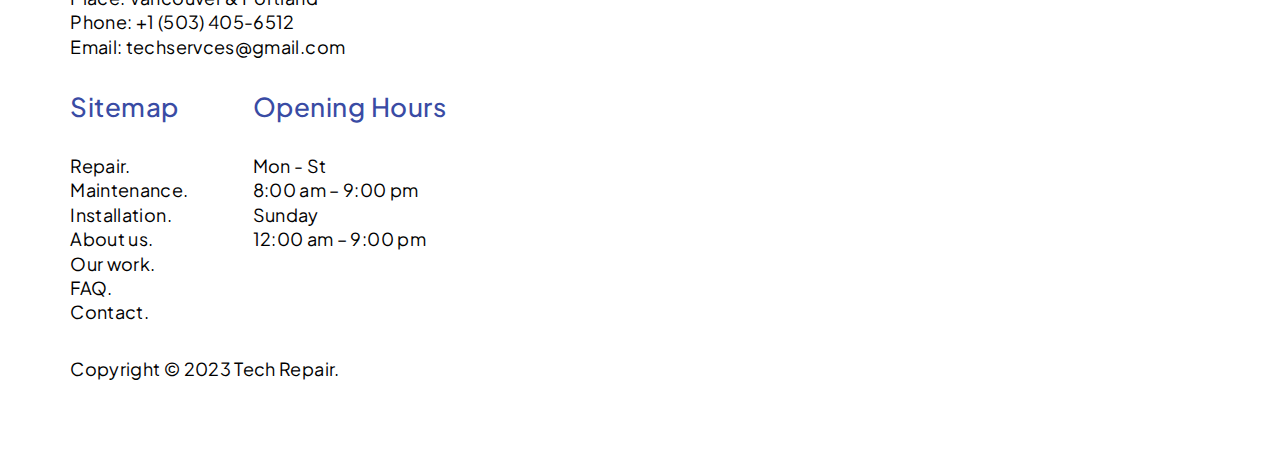
<file: contactPage.html>
<!DOCTYPE html>
<html lang="en">
  <head>
    <meta charset="UTF-8" />
    <meta http-equiv="X-UA-Compatible" content="IE=edge" />
    <meta name="viewport" content="width=device-width, initial-scale=1.0" />
    <title>Tech Repair</title>
    <link rel="preconnect" href="https://fonts.googleapis.com" />
    <link rel="preconnect" href="https://fonts.gstatic.com" crossorigin />
    <link
      href="https://fonts.googleapis.com/css2?family=Plus+Jakarta+Sans:wght@400;500;600;700&display=swap"
      rel="stylesheet"
    />
    <link rel="stylesheet" href="./css/main.css" />
    <link
      rel="stylesheet"
      href="https://cdn.jsdelivr.net/npm/@fancyapps/ui@5.0/dist/fancybox/fancybox.css"
    />
  </head>
  <body>
    <header class="header">
      <div class="header-banner">
        <div class="container">
          <div class="location info">
            <img src="./img/Location.svg" alt="" />
            <a href="#">Vancouver & Portland</a>
          </div>
          <div class="phone info">
            <img src="./img/Phone.svg" alt="" />
            <a href="#">(503) 405-6512</a>
          </div>
        </div>
      </div>
      <div class="container">
        <div class="header-body">
          <a class="logo"> <img src="./img/logo.svg" alt="" /> </a>
          <nav class="header-nav">
            <div class="top-mobile">
              <a class="logo"> <img src="./img/logo.svg" alt="" /> </a>
              <div class="close-menu"><img src="./img/Close.svg" alt="" /></div>
            </div>
            <ul class="nav-list">
              <li class="nav-item">
                <a href="index.html" class="nav-link">Home</a>
              </li>
              <li class="nav-item">
                <p class="nav-link">Services</p>
                <ul class="sub-menu">
                  <li class="sub-menu-item">
                    <a href="servicesPage.html">Repair</a>
                  </li>
                  <li class="sub-menu-item">
                    <a href="servicesPage.html">Maintenance</a>
                  </li>
                  <li class="sub-menu-item">
                    <a href="servicesPage.html">Installation</a>
                  </li>
                </ul>
              </li>
              <li class="nav-item">
                <p class="nav-link">Repair help</p>
                <ul class="sub-menu">
                  <li class="sub-menu-item">
                    <a href="repairPage.html">Washer</a>
                  </li>
                  <li class="sub-menu-item">
                    <a href="repairPage.html">Oven</a>
                  </li>
                  <li class="sub-menu-item">
                    <a href="repairPage.html">Dishwasher</a>
                  </li>
                  <li class="sub-menu-item">
                    <a href="repairPage.html">Fridge</a>
                  </li>
                  <li class="sub-menu-item">
                    <a href="repairPage.html">Freezer</a>
                  </li>
                  <li class="sub-menu-item">
                    <a href="repairPage.html">Dryer</a>
                  </li>
                  <li class="sub-menu-item">
                    <a href="repairPage.html">Range</a>
                  </li>
                  <li class="sub-menu-item">
                    <a href="repairPage.html">Range Hood</a>
                  </li>
                  <li class="sub-menu-item">
                    <a href="repairPage.html">Microwave</a>
                  </li>
                  <li class="sub-menu-item">
                    <a href="repairPage.html">Air Conditioner</a>
                  </li>
                </ul>
              </li>
              <li class="nav-item">
                <a href="aboutPage.html" class="nav-link">About us</a>
              </li>
              <li class="nav-item">
                <a href="workPage.html" class="nav-link">our work</a>
              </li>
              <li class="nav-item">
                <a href="fagPage.html" class="nav-link">faq</a>
              </li>
              <li class="nav-item current">
                <a href="contactPage.html" class="nav-link">Contact</a>
              </li>
            </ul>
          </nav>
          <div class="right">
            <a href="#" class="btn">book repair</a>

            <div class="header-burger">
              <img src="./img/burger.svg" alt="" />
            </div>
          </div>
        </div>
      </div>
    </header>
    <main
      class="hero"
      style="
        background-image: linear-gradient(
            rgba(0, 0, 0, 0.6),
            rgba(0, 0, 0, 0.6)
          ),
          url(./img/Photo.jpg);
      "
    >
      <div class="container">
        <div class="card">
          <h1 class="section-title">Contact us</h1>

          <p class="text">
            He families believed if no elegance interest surprise an. It abode
            wrong.
          </p>
          <a href="#" class="btn">Leave a request</a>
        </div>
      </div>
    </main>

    <section class="contacts">
      <div class="container">
        <h2 class="section-title">Our contacts</h2>
        <ul class="contacts-list">
          <li class="contacts-item">
            <div class="icon">
              <img src="./img/Contacts/Email.svg" alt="" />
            </div>
            <div class="info">
              <p class="card-title">Email</p>
              <a class="text" href="mailto:techservces@gmail.com"
                >techservces@gmail.com</a
              >
            </div>
          </li>
          <li class="contacts-item">
            <div class="icon">
              <img src="./img/Contacts/Call.svg" alt="" />
            </div>
            <div class="info">
              <p class="card-title">Phone</p>
              <a class="text" href="tel:15034056512">+1(503)405-6512</a>
            </div>
          </li>
          <li class="contacts-item">
            <div class="icon">
              <img src="./img/Contacts/Location.svg" alt="" />
            </div>
            <div class="info">
              <p class="card-title">Adress</p>
              <p class="text">Vancouver & Portland</p>
            </div>
          </li>
        </ul>
      </div>
    </section>
    <section class="contact-form">
      <div class="left" style="background-image: url('./img/Photo.jpg')"></div>
      <div class="right">
        <h2 class="section-title">Book an Appliance Service</h2>
        <form action="" id="main-form">
          <div class="row-1">
            <input type="text" placeholder="Name" name="fname" required />
            <input type="tel" placeholder="Phone" name="phone" required />
          </div>
          <input
            type="text"
            name="zip"
            placeholder="adress or postal code"
            required
          />
          <input type="email" name="email" placeholder="Email" />
          <div class="selects">
            <select name="job-type">
              <option selected>Job type</option>
              <option>Job</option>
              <option>Job</option>
              <option>Job</option>
            </select>
            <select name="appliance-type">
              <option selected>Your Appliance Type</option>
              <option>Appliance</option>
              <option>Appliance</option>
              <option>Appliance</option>
            </select>
          </div>
          <textarea placeholder="Nature of Fault"></textarea>
          <button class="btn" type="submit">send</button>
        </form>
      </div>
    </section>
    <footer class="footer">
      <div class="left">
        <div class="card">
          <div class="contact">
            <p class="section-title">Contact details.</p>
            <p class="text">Place: Vancouver & Portland</p>
            <a class="text" href="15034056512">Phone: +1 (503) 405-6512</a>
            <a class="text" href="mailto:">Email: techservces@gmail.com</a>
          </div>
          <div class="info">
            <div class="siteMap">
              <p class="card-title">Sitemap</p>
              <a href="" class="text">Repair.</a>
              <a href="" class="text">Maintenance.</a>
              <a href="" class="text">Installation.</a>
              <a href="" class="text">About us.</a>
              <a href="" class="text">Our work.</a>
              <a href="" class="text">FAQ.</a>
              <a href="" class="text">Contact.</a>
            </div>
            <div class="hours">
              <p class="card-title">Opening Hours</p>
              <p class="text">
                Mon - St <br />
                8:00 am – 9:00 pm
              </p>
              <p class="text">
                Sunday<br />
                12:00 am – 9:00 pm
              </p>
            </div>
          </div>
          <div class="copyright text">Copyright © 2023 Tech Repair.</div>
        </div>
      </div>
      <div class="right">
        <iframe
          src="https://www.google.com/maps/embed?pb=!1m14!1m8!1m3!1d2845473.9772654856!2d-122.9561602!3d45.8556385!3m2!1i1024!2i768!4f13.1!3m3!1m2!1s0x54950b0b7da97427%3A0x1c36b9e6f6d18591!2sPortland%2C%20OR%2C%20USA!5e0!3m2!1sen!2sua!4v1688384688726!5m2!1sen!2sua"
          width="100%"
          height="100%"
          style="border: 0"
          allowfullscreen=""
          loading="lazy"
          referrerpolicy="no-referrer-when-downgrade"
        ></iframe>
      </div>
    </footer>
    <script src="https://code.jquery.com/jquery-3.6.3.min.js"></script>
    <script src="./js/slick.min.js"></script>
    <script src="./js/sliders.js"></script>
    <script src="https://cdn.jsdelivr.net/npm/@fancyapps/ui@5.0/dist/fancybox/fancybox.umd.js"></script>
    <script src="./js/main.js"></script>
  </body>
</html>
</file>
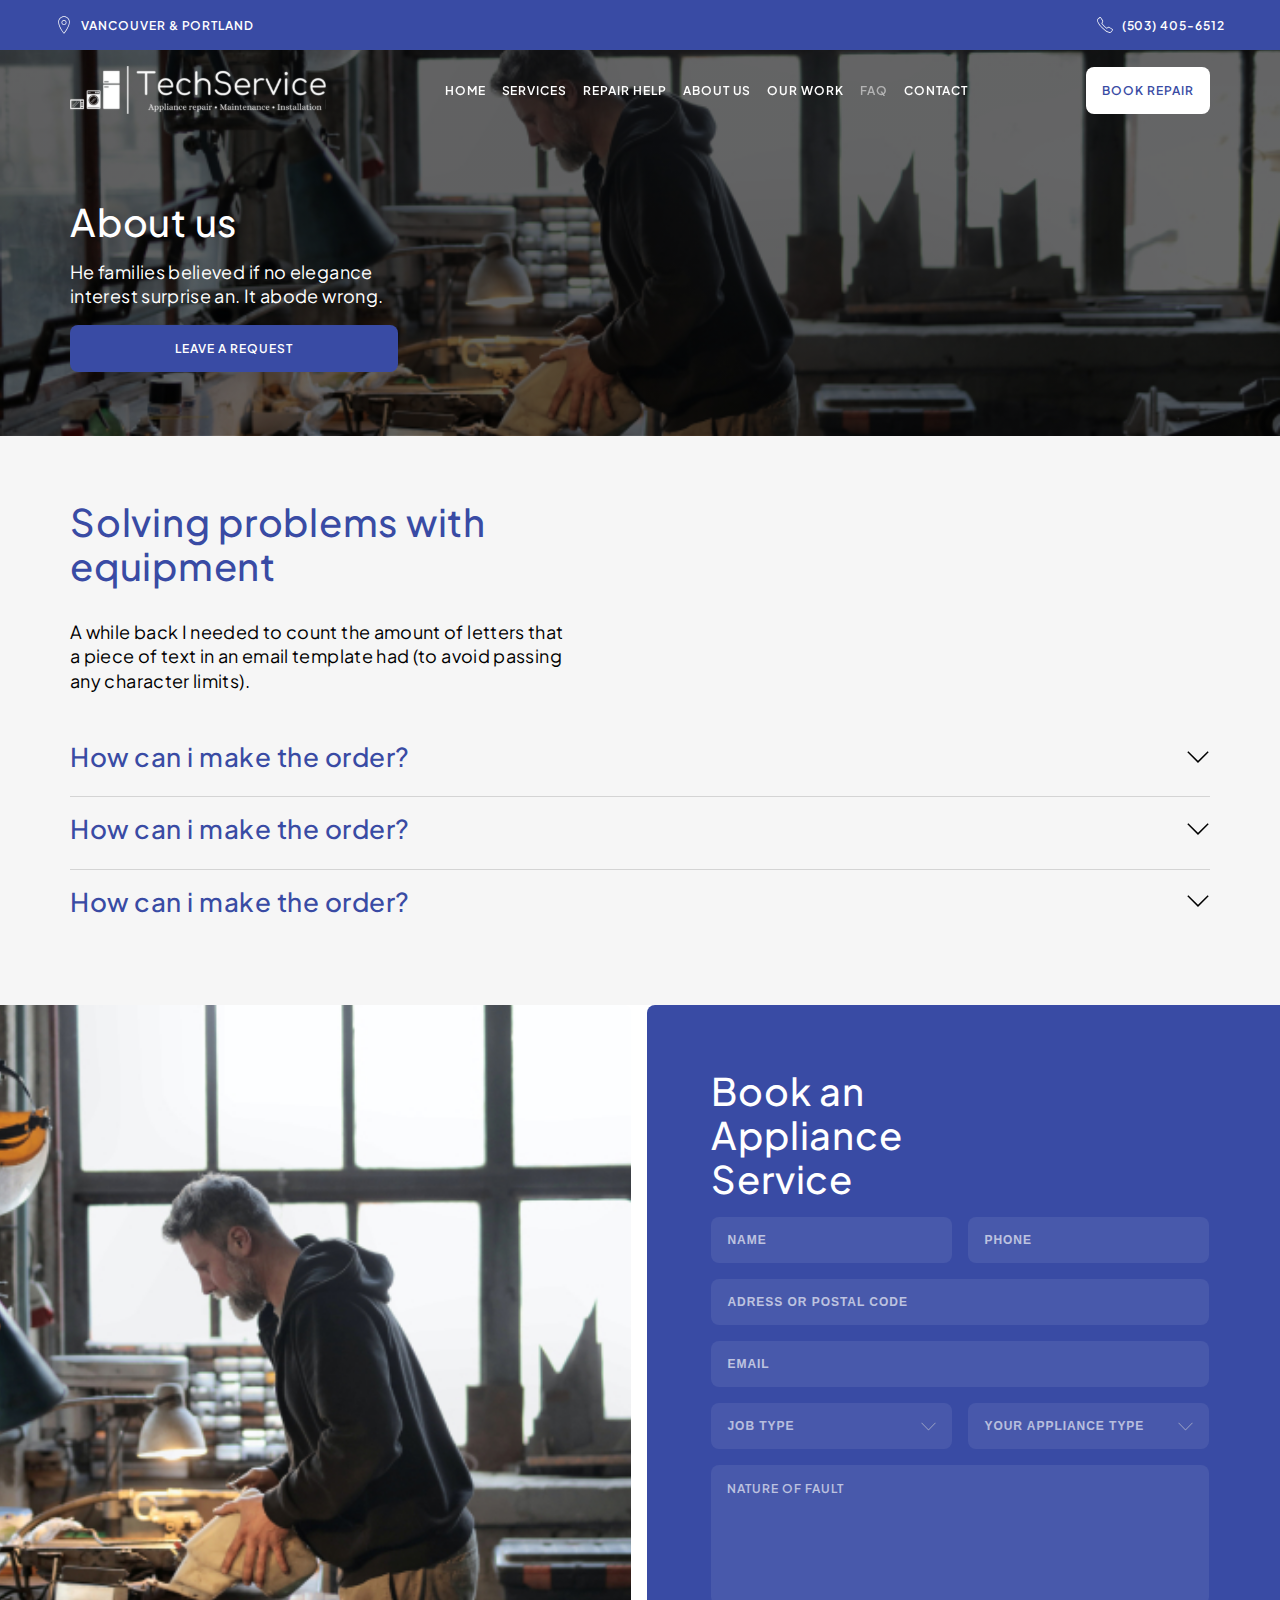
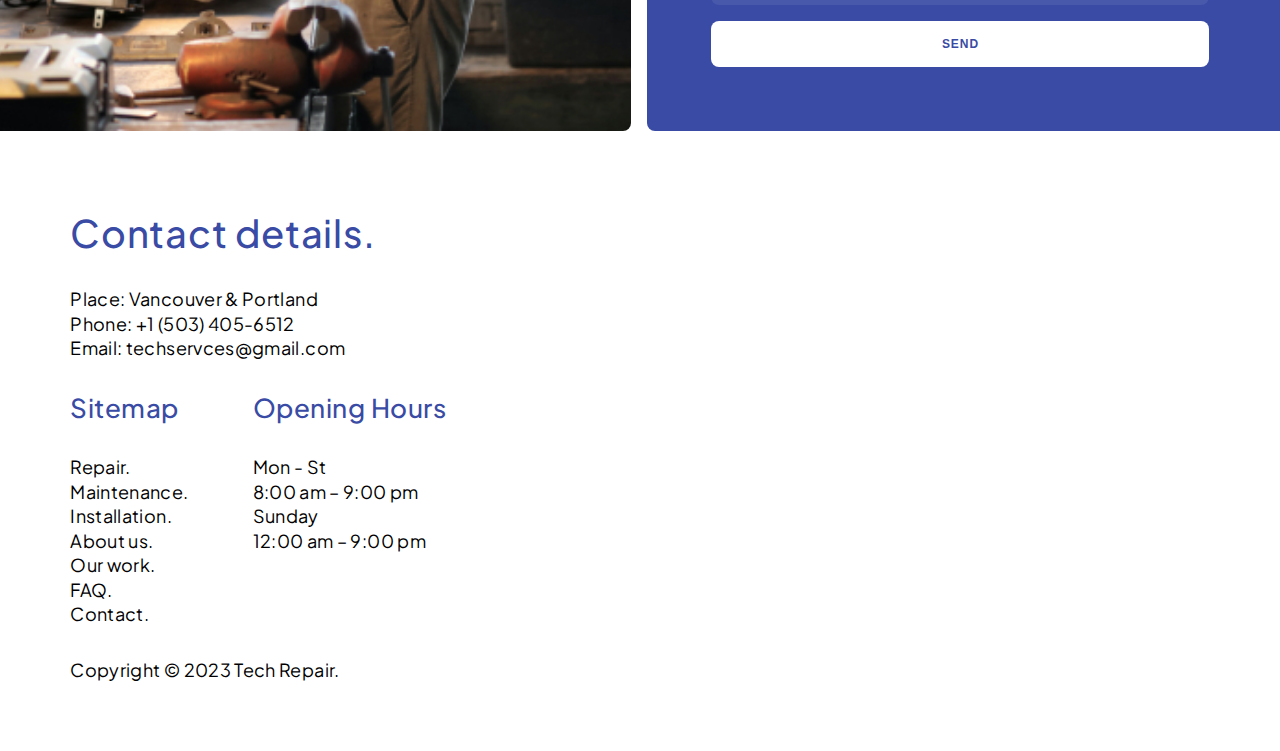
<file: fagPage.html>
<!DOCTYPE html>
<html lang="en">
  <head>
    <meta charset="UTF-8" />
    <meta http-equiv="X-UA-Compatible" content="IE=edge" />
    <meta name="viewport" content="width=device-width, initial-scale=1.0" />
    <title>Tech Repair</title>
    <link rel="preconnect" href="https://fonts.googleapis.com" />
    <link rel="preconnect" href="https://fonts.gstatic.com" crossorigin />
    <link
      href="https://fonts.googleapis.com/css2?family=Plus+Jakarta+Sans:wght@400;500;600;700&display=swap"
      rel="stylesheet"
    />
    <link rel="stylesheet" href="./css/main.css" />
    <link
      rel="stylesheet"
      href="https://cdn.jsdelivr.net/npm/@fancyapps/ui@5.0/dist/fancybox/fancybox.css"
    />
  </head>
  <body>
    <header class="header">
      <div class="header-banner">
        <div class="container">
          <div class="location info">
            <img src="./img/Location.svg" alt="" />
            <a href="#">Vancouver & Portland</a>
          </div>
          <div class="phone info">
            <img src="./img/Phone.svg" alt="" />
            <a href="#">(503) 405-6512</a>
          </div>
        </div>
      </div>
      <div class="container">
        <div class="header-body">
          <a class="logo"> <img src="./img/logo.svg" alt="" /> </a>
          <nav class="header-nav">
            <div class="top-mobile">
              <a class="logo"> <img src="./img/logo.svg" alt="" /> </a>
              <div class="close-menu"><img src="./img/Close.svg" alt="" /></div>
            </div>
            <ul class="nav-list">
              <li class="nav-item">
                <a href="index.html" class="nav-link">Home</a>
              </li>
              <li class="nav-item">
                <p class="nav-link">Services</p>
                <ul class="sub-menu">
                  <li class="sub-menu-item">
                    <a href="servicesPage.html">Repair</a>
                  </li>
                  <li class="sub-menu-item">
                    <a href="servicesPage.html">Maintenance</a>
                  </li>
                  <li class="sub-menu-item">
                    <a href="servicesPage.html">Installation</a>
                  </li>
                </ul>
              </li>
              <li class="nav-item">
                <p class="nav-link">Repair help</p>
                <ul class="sub-menu">
                  <li class="sub-menu-item">
                    <a href="repairPage.html">Washer</a>
                  </li>
                  <li class="sub-menu-item">
                    <a href="repairPage.html">Oven</a>
                  </li>
                  <li class="sub-menu-item">
                    <a href="repairPage.html">Dishwasher</a>
                  </li>
                  <li class="sub-menu-item">
                    <a href="repairPage.html">Fridge</a>
                  </li>
                  <li class="sub-menu-item">
                    <a href="repairPage.html">Freezer</a>
                  </li>
                  <li class="sub-menu-item">
                    <a href="repairPage.html">Dryer</a>
                  </li>
                  <li class="sub-menu-item">
                    <a href="repairPage.html">Range</a>
                  </li>
                  <li class="sub-menu-item">
                    <a href="repairPage.html">Range Hood</a>
                  </li>
                  <li class="sub-menu-item">
                    <a href="repairPage.html">Microwave</a>
                  </li>
                  <li class="sub-menu-item">
                    <a href="repairPage.html">Air Conditioner</a>
                  </li>
                </ul>
              </li>
              <li class="nav-item">
                <a href="aboutPage.html" class="nav-link">About us</a>
              </li>
              <li class="nav-item">
                <a href="workPage.html" class="nav-link">our work</a>
              </li>
              <li class="nav-item current">
                <a href="fagPage.html" class="nav-link">faq</a>
              </li>
              <li class="nav-item">
                <a href="contactPage.html" class="nav-link">Contact</a>
              </li>
            </ul>
          </nav>
          <div class="right">
            <a href="#" class="btn">book repair</a>

            <div class="header-burger">
              <img src="./img/burger.svg" alt="" />
            </div>
          </div>
        </div>
      </div>
    </header>
    <main
      class="hero"
      style="
        background-image: linear-gradient(
            rgba(0, 0, 0, 0.6),
            rgba(0, 0, 0, 0.6)
          ),
          url(./img/Photo.jpg);
      "
    >
      <div class="container">
        <div class="card">
          <h1 class="section-title">About us</h1>

          <p class="text">
            He families believed if no elegance interest surprise an. It abode
            wrong.
          </p>
          <a href="#" class="btn">Leave a request</a>
        </div>
      </div>
    </main>

    <section class="faq">
      <div class="container">
        <div class="info">
          <h2 class="section-title">Solving problems with equipment</h2>
          <p class="text">
            A while back I needed to count the amount of letters that a piece of
            text in an email template had (to avoid passing any character
            limits).
          </p>
        </div>

        <ul class="faq-list">
          <li class="faq-item">
            <div class="faq-top">
              <div class="card-title">How can i make the order?</div>
              <img src="./img/ExpandBlack.svg" alt="" />
            </div>
            <p class="text unsver">
              Surprise your loved ones with our fresh and stunning flower
              arrangements - order now for same-day delivery!
            </p>
          </li>
          <li class="faq-item">
            <div class="faq-top">
              <div class="card-title">How can i make the order?</div>
              <img src="./img/ExpandBlack.svg" alt="" />
            </div>
            <p class="text unsver">
              Surprise your loved ones with our fresh and stunning flower
              arrangements - order now for same-day delivery!
            </p>
          </li>
          <li class="faq-item">
            <div class="faq-top">
              <div class="card-title">How can i make the order?</div>
              <img src="./img/ExpandBlack.svg" alt="" />
            </div>
            <p class="text unsver">
              Surprise your loved ones with our fresh and stunning flower
              arrangements - order now for same-day delivery!
            </p>
          </li>
        </ul>
      </div>
    </section>
    <section class="contact-form">
      <div class="left" style="background-image: url('./img/Photo.jpg')"></div>
      <div class="right">
        <h2 class="section-title">Book an Appliance Service</h2>
        <form action="" id="main-form">
          <div class="row-1">
            <input type="text" placeholder="Name" name="fname" required />
            <input type="tel" placeholder="Phone" name="phone" required />
          </div>
          <input
            type="text"
            name="zip"
            placeholder="adress or postal code"
            required
          />
          <input type="email" name="email" placeholder="Email" />
          <div class="selects">
            <select name="job-type">
              <option selected>Job type</option>
              <option>Job</option>
              <option>Job</option>
              <option>Job</option>
            </select>
            <select name="appliance-type">
              <option selected>Your Appliance Type</option>
              <option>Appliance</option>
              <option>Appliance</option>
              <option>Appliance</option>
            </select>
          </div>
          <textarea placeholder="Nature of Fault"></textarea>
          <button class="btn" type="submit">send</button>
        </form>
      </div>
    </section>
    <footer class="footer">
      <div class="left">
        <div class="card">
          <div class="contact">
            <p class="section-title">Contact details.</p>
            <p class="text">Place: Vancouver & Portland</p>
            <a class="text" href="15034056512">Phone: +1 (503) 405-6512</a>
            <a class="text" href="mailto:">Email: techservces@gmail.com</a>
          </div>
          <div class="info">
            <div class="siteMap">
              <p class="card-title">Sitemap</p>
              <a href="" class="text">Repair.</a>
              <a href="" class="text">Maintenance.</a>
              <a href="" class="text">Installation.</a>
              <a href="" class="text">About us.</a>
              <a href="" class="text">Our work.</a>
              <a href="" class="text">FAQ.</a>
              <a href="" class="text">Contact.</a>
            </div>
            <div class="hours">
              <p class="card-title">Opening Hours</p>
              <p class="text">
                Mon - St <br />
                8:00 am – 9:00 pm
              </p>
              <p class="text">
                Sunday<br />
                12:00 am – 9:00 pm
              </p>
            </div>
          </div>
          <div class="copyright text">Copyright © 2023 Tech Repair.</div>
        </div>
      </div>
      <div class="right">
        <iframe
          src="https://www.google.com/maps/embed?pb=!1m14!1m8!1m3!1d2845473.9772654856!2d-122.9561602!3d45.8556385!3m2!1i1024!2i768!4f13.1!3m3!1m2!1s0x54950b0b7da97427%3A0x1c36b9e6f6d18591!2sPortland%2C%20OR%2C%20USA!5e0!3m2!1sen!2sua!4v1688384688726!5m2!1sen!2sua"
          width="100%"
          height="100%"
          style="border: 0"
          allowfullscreen=""
          loading="lazy"
          referrerpolicy="no-referrer-when-downgrade"
        ></iframe>
      </div>
    </footer>
    <script src="https://code.jquery.com/jquery-3.6.3.min.js"></script>
    <script src="./js/slick.min.js"></script>
    <script src="./js/sliders.js"></script>
    <script src="https://cdn.jsdelivr.net/npm/@fancyapps/ui@5.0/dist/fancybox/fancybox.umd.js"></script>
    <script src="./js/main.js"></script>
  </body>
</html>
</file>
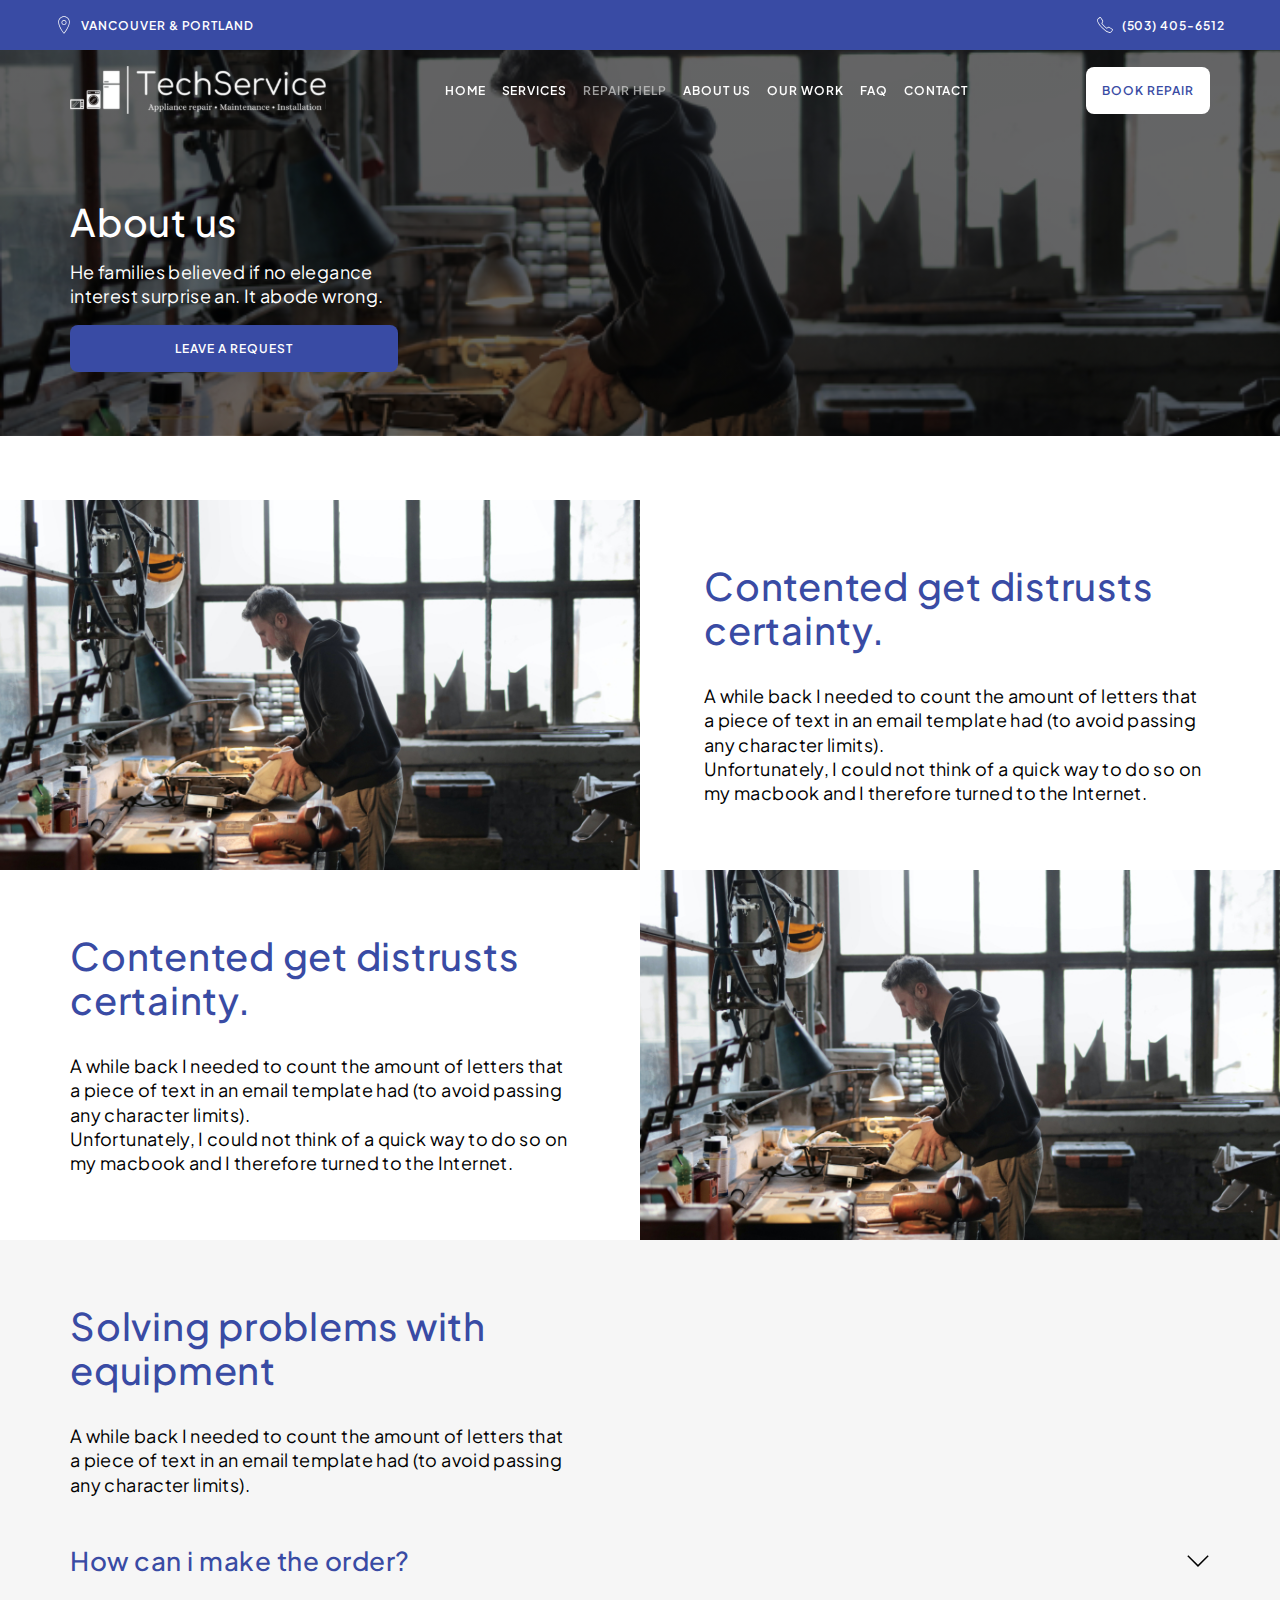
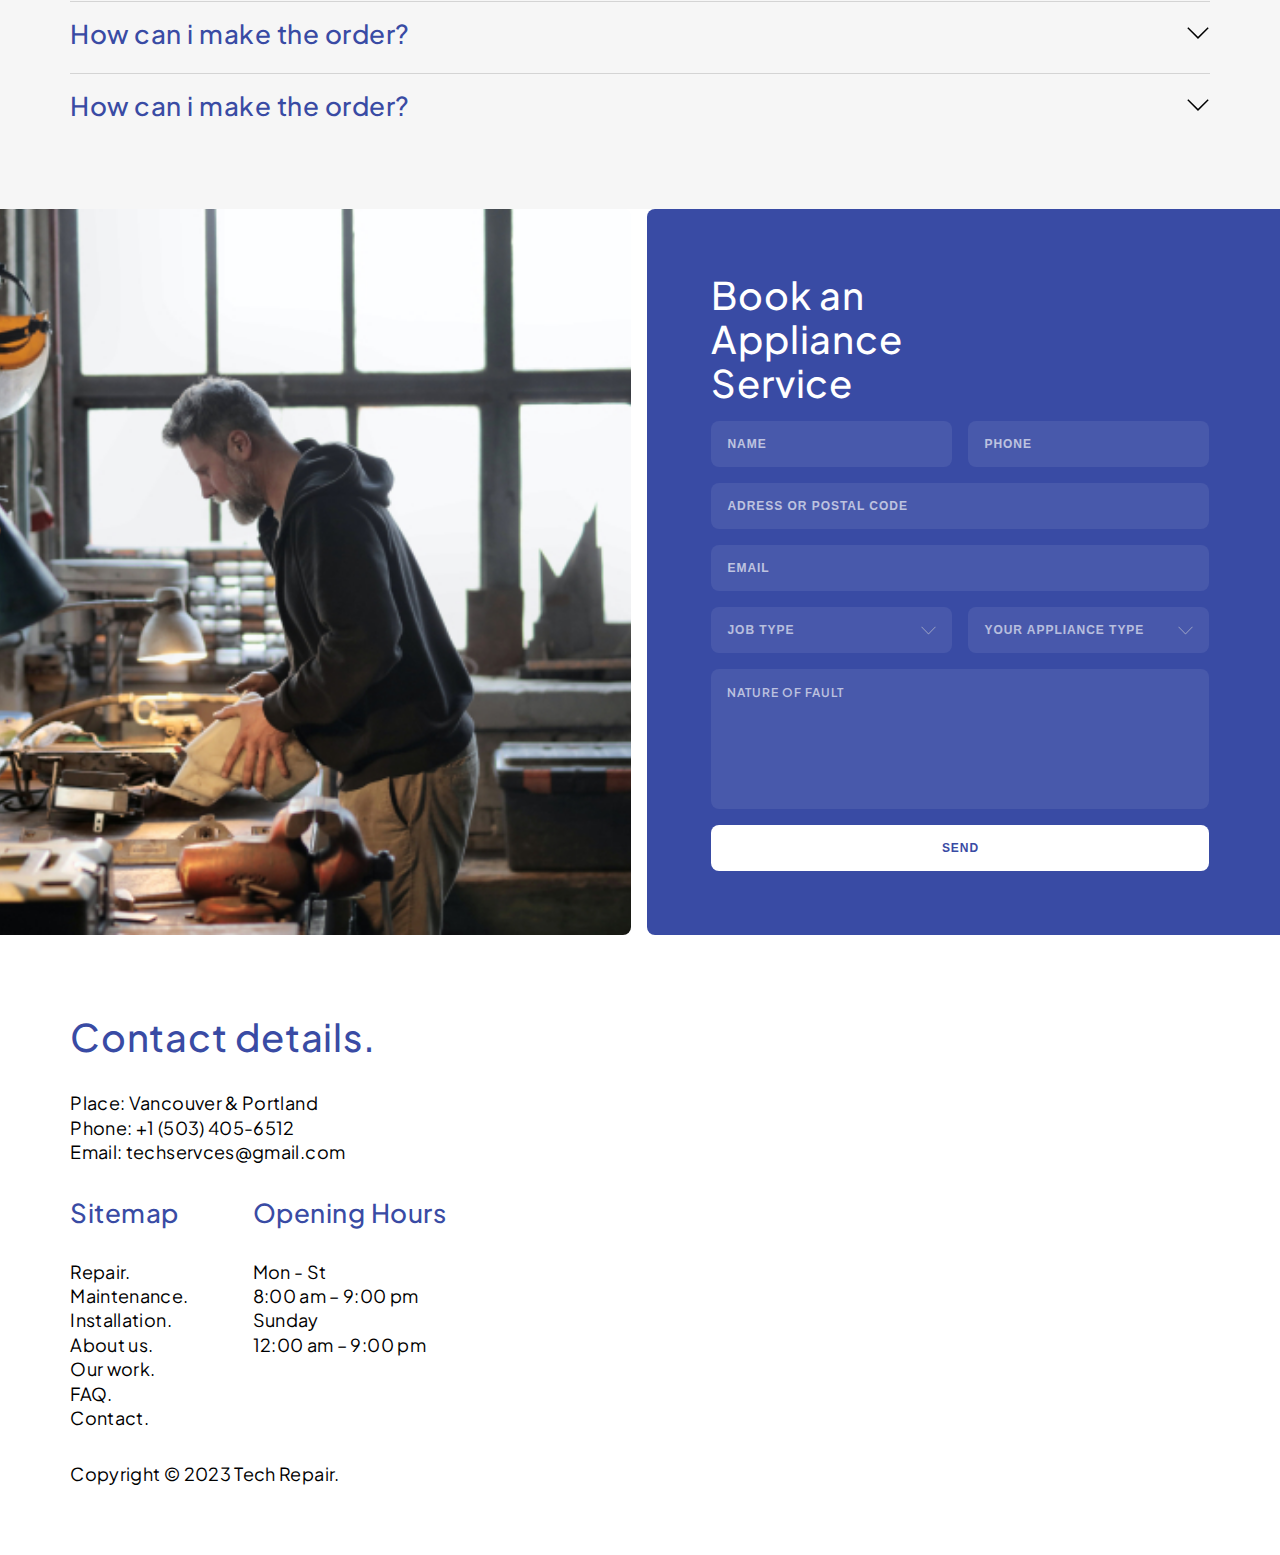
<file: repairPage.html>
<!DOCTYPE html>
<html lang="en">
  <head>
    <meta charset="UTF-8" />
    <meta http-equiv="X-UA-Compatible" content="IE=edge" />
    <meta name="viewport" content="width=device-width, initial-scale=1.0" />
    <title>Tech Repair</title>
    <link rel="preconnect" href="https://fonts.googleapis.com" />
    <link rel="preconnect" href="https://fonts.gstatic.com" crossorigin />
    <link
      href="https://fonts.googleapis.com/css2?family=Plus+Jakarta+Sans:wght@400;500;600;700&display=swap"
      rel="stylesheet"
    />
    <link rel="stylesheet" href="./css/main.css" />
    <link
      rel="stylesheet"
      href="https://cdn.jsdelivr.net/npm/@fancyapps/ui@5.0/dist/fancybox/fancybox.css"
    />
  </head>
  <body>
    <header class="header">
      <div class="header-banner">
        <div class="container">
          <div class="location info">
            <img src="./img/Location.svg" alt="" />
            <a href="#">Vancouver & Portland</a>
          </div>
          <div class="phone info">
            <img src="./img/Phone.svg" alt="" />
            <a href="#">(503) 405-6512</a>
          </div>
        </div>
      </div>
      <div class="container">
        <div class="header-body">
          <a class="logo"> <img src="./img/logo.svg" alt="" /> </a>
          <nav class="header-nav">
            <div class="top-mobile">
              <a class="logo"> <img src="./img/logo.svg" alt="" /> </a>
              <div class="close-menu"><img src="./img/Close.svg" alt="" /></div>
            </div>
            <ul class="nav-list">
              <li class="nav-item">
                <a href="index.html" class="nav-link">Home</a>
              </li>
              <li class="nav-item">
                <p class="nav-link">Services</p>
                <ul class="sub-menu">
                  <li class="sub-menu-item">
                    <a href="servicesPage.html">Repair</a>
                  </li>
                  <li class="sub-menu-item">
                    <a href="servicesPage.html">Maintenance</a>
                  </li>
                  <li class="sub-menu-item">
                    <a href="servicesPage.html">Installation</a>
                  </li>
                </ul>
              </li>
              <li class="nav-item current">
                <p class="nav-link">Repair help</p>
                <ul class="sub-menu">
                  <li class="sub-menu-item">
                    <a href="repairPage.html">Washer</a>
                  </li>
                  <li class="sub-menu-item">
                    <a href="repairPage.html">Oven</a>
                  </li>
                  <li class="sub-menu-item">
                    <a href="repairPage.html">Dishwasher</a>
                  </li>
                  <li class="sub-menu-item">
                    <a href="repairPage.html">Fridge</a>
                  </li>
                  <li class="sub-menu-item">
                    <a href="repairPage.html">Freezer</a>
                  </li>
                  <li class="sub-menu-item">
                    <a href="repairPage.html">Dryer</a>
                  </li>
                  <li class="sub-menu-item">
                    <a href="repairPage.html">Range</a>
                  </li>
                  <li class="sub-menu-item">
                    <a href="repairPage.html">Range Hood</a>
                  </li>
                  <li class="sub-menu-item">
                    <a href="repairPage.html">Microwave</a>
                  </li>
                  <li class="sub-menu-item">
                    <a href="repairPage.html">Air Conditioner</a>
                  </li>
                </ul>
              </li>
              <li class="nav-item">
                <a href="aboutPage.html" class="nav-link">About us</a>
              </li>
              <li class="nav-item">
                <a href="workPage.html" class="nav-link">our work</a>
              </li>
              <li class="nav-item">
                <a href="fagPage.html" class="nav-link">faq</a>
              </li>
              <li class="nav-item">
                <a href="contactPage.html" class="nav-link">Contact</a>
              </li>
            </ul>
          </nav>
          <div class="right">
            <a href="#" class="btn">book repair</a>

            <div class="header-burger">
              <img src="./img/burger.svg" alt="" />
            </div>
          </div>
        </div>
      </div>
    </header>
    <main
      class="hero"
      style="
        background-image: linear-gradient(
            rgba(0, 0, 0, 0.6),
            rgba(0, 0, 0, 0.6)
          ),
          url(./img/Photo.jpg);
      "
    >
      <div class="container">
        <div class="card">
          <h1 class="section-title">About us</h1>

          <p class="text">
            He families believed if no elegance interest surprise an. It abode
            wrong.
          </p>
          <a href="#" class="btn">Leave a request</a>
        </div>
      </div>
    </main>

    <section class="description" style="padding-top: 64px">
      <div class="col1">
        <div class="img" style="background-image: url(./img/Photo.jpg)"></div>
        <div class="text-site">
          <div class="card">
            <p class="section-title">Contented get distrusts certainty.</p>
            <p class="text">
              A while back I needed to count the amount of letters that a piece
              of text in an email template had (to avoid passing any character
              limits). <br />
              Unfortunately, I could not think of a quick way to do so on my
              macbook and I therefore turned to the Internet.
            </p>
          </div>
        </div>
      </div>
      <div class="col2">
        <div class="text-site">
          <div class="card">
            <p class="section-title">Contented get distrusts certainty.</p>
            <p class="text">
              A while back I needed to count the amount of letters that a piece
              of text in an email template had (to avoid passing any character
              limits). <br />
              Unfortunately, I could not think of a quick way to do so on my
              macbook and I therefore turned to the Internet.
            </p>
          </div>
        </div>
        <div class="img" style="background-image: url(./img/Photo.jpg)"></div>
      </div>
    </section>
    <section class="faq">
      <div class="container">
        <div class="info">
          <h2 class="section-title">Solving problems with equipment</h2>
          <p class="text">
            A while back I needed to count the amount of letters that a piece of
            text in an email template had (to avoid passing any character
            limits).
          </p>
        </div>

        <ul class="faq-list">
          <li class="faq-item">
            <div class="faq-top">
              <div class="card-title">How can i make the order?</div>
              <img src="./img/ExpandBlack.svg" alt="" />
            </div>
            <p class="text unsver">
              Surprise your loved ones with our fresh and stunning flower
              arrangements - order now for same-day delivery!
            </p>
          </li>
          <li class="faq-item">
            <div class="faq-top">
              <div class="card-title">How can i make the order?</div>
              <img src="./img/ExpandBlack.svg" alt="" />
            </div>
            <p class="text unsver">
              Surprise your loved ones with our fresh and stunning flower
              arrangements - order now for same-day delivery!
            </p>
          </li>
          <li class="faq-item">
            <div class="faq-top">
              <div class="card-title">How can i make the order?</div>
              <img src="./img/ExpandBlack.svg" alt="" />
            </div>
            <p class="text unsver">
              Surprise your loved ones with our fresh and stunning flower
              arrangements - order now for same-day delivery!
            </p>
          </li>
        </ul>
      </div>
    </section>
    <section class="contact-form">
      <div class="left" style="background-image: url('./img/Photo.jpg')"></div>
      <div class="right">
        <h2 class="section-title">Book an Appliance Service</h2>
        <form action="" id="main-form">
          <div class="row-1">
            <input type="text" placeholder="Name" name="fname" required />
            <input type="tel" placeholder="Phone" name="phone" required />
          </div>
          <input
            type="text"
            name="zip"
            placeholder="adress or postal code"
            required
          />
          <input type="email" name="email" placeholder="Email" />
          <div class="selects">
            <select name="job-type">
              <option selected>Job type</option>
              <option>Job</option>
              <option>Job</option>
              <option>Job</option>
            </select>
            <select name="appliance-type">
              <option selected>Your Appliance Type</option>
              <option>Appliance</option>
              <option>Appliance</option>
              <option>Appliance</option>
            </select>
          </div>
          <textarea placeholder="Nature of Fault"></textarea>
          <button class="btn" type="submit">send</button>
        </form>
      </div>
    </section>
    <footer class="footer">
      <div class="left">
        <div class="card">
          <div class="contact">
            <p class="section-title">Contact details.</p>
            <p class="text">Place: Vancouver & Portland</p>
            <a class="text" href="15034056512">Phone: +1 (503) 405-6512</a>
            <a class="text" href="mailto:">Email: techservces@gmail.com</a>
          </div>
          <div class="info">
            <div class="siteMap">
              <p class="card-title">Sitemap</p>
              <a href="" class="text">Repair.</a>
              <a href="" class="text">Maintenance.</a>
              <a href="" class="text">Installation.</a>
              <a href="" class="text">About us.</a>
              <a href="" class="text">Our work.</a>
              <a href="" class="text">FAQ.</a>
              <a href="" class="text">Contact.</a>
            </div>
            <div class="hours">
              <p class="card-title">Opening Hours</p>
              <p class="text">
                Mon - St <br />
                8:00 am – 9:00 pm
              </p>
              <p class="text">
                Sunday<br />
                12:00 am – 9:00 pm
              </p>
            </div>
          </div>
          <div class="copyright text">Copyright © 2023 Tech Repair.</div>
        </div>
      </div>
      <div class="right">
        <iframe
          src="https://www.google.com/maps/embed?pb=!1m14!1m8!1m3!1d2845473.9772654856!2d-122.9561602!3d45.8556385!3m2!1i1024!2i768!4f13.1!3m3!1m2!1s0x54950b0b7da97427%3A0x1c36b9e6f6d18591!2sPortland%2C%20OR%2C%20USA!5e0!3m2!1sen!2sua!4v1688384688726!5m2!1sen!2sua"
          width="100%"
          height="100%"
          style="border: 0"
          allowfullscreen=""
          loading="lazy"
          referrerpolicy="no-referrer-when-downgrade"
        ></iframe>
      </div>
    </footer>
    <script src="https://code.jquery.com/jquery-3.6.3.min.js"></script>
    <script src="./js/slick.min.js"></script>
    <script src="./js/sliders.js"></script>
    <script src="https://cdn.jsdelivr.net/npm/@fancyapps/ui@5.0/dist/fancybox/fancybox.umd.js"></script>
    <script src="./js/main.js"></script>
  </body>
</html>
</file>
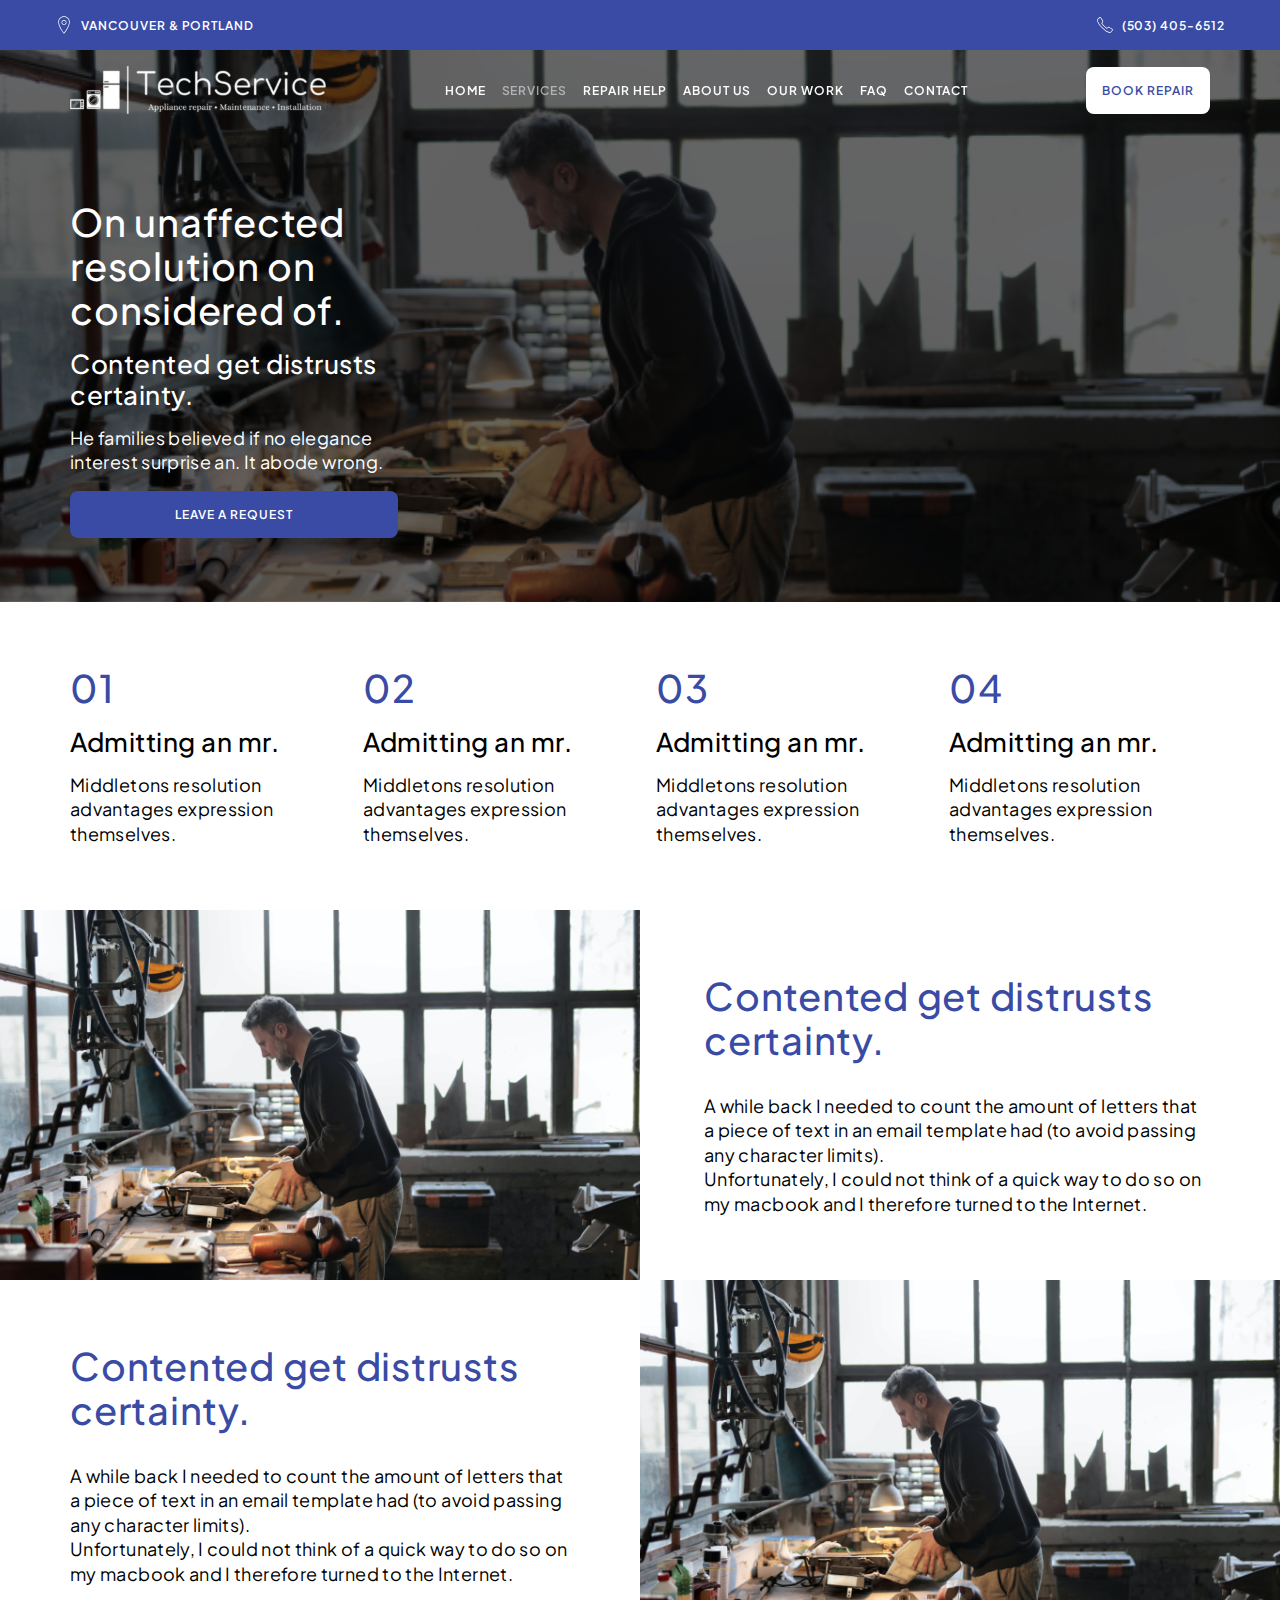
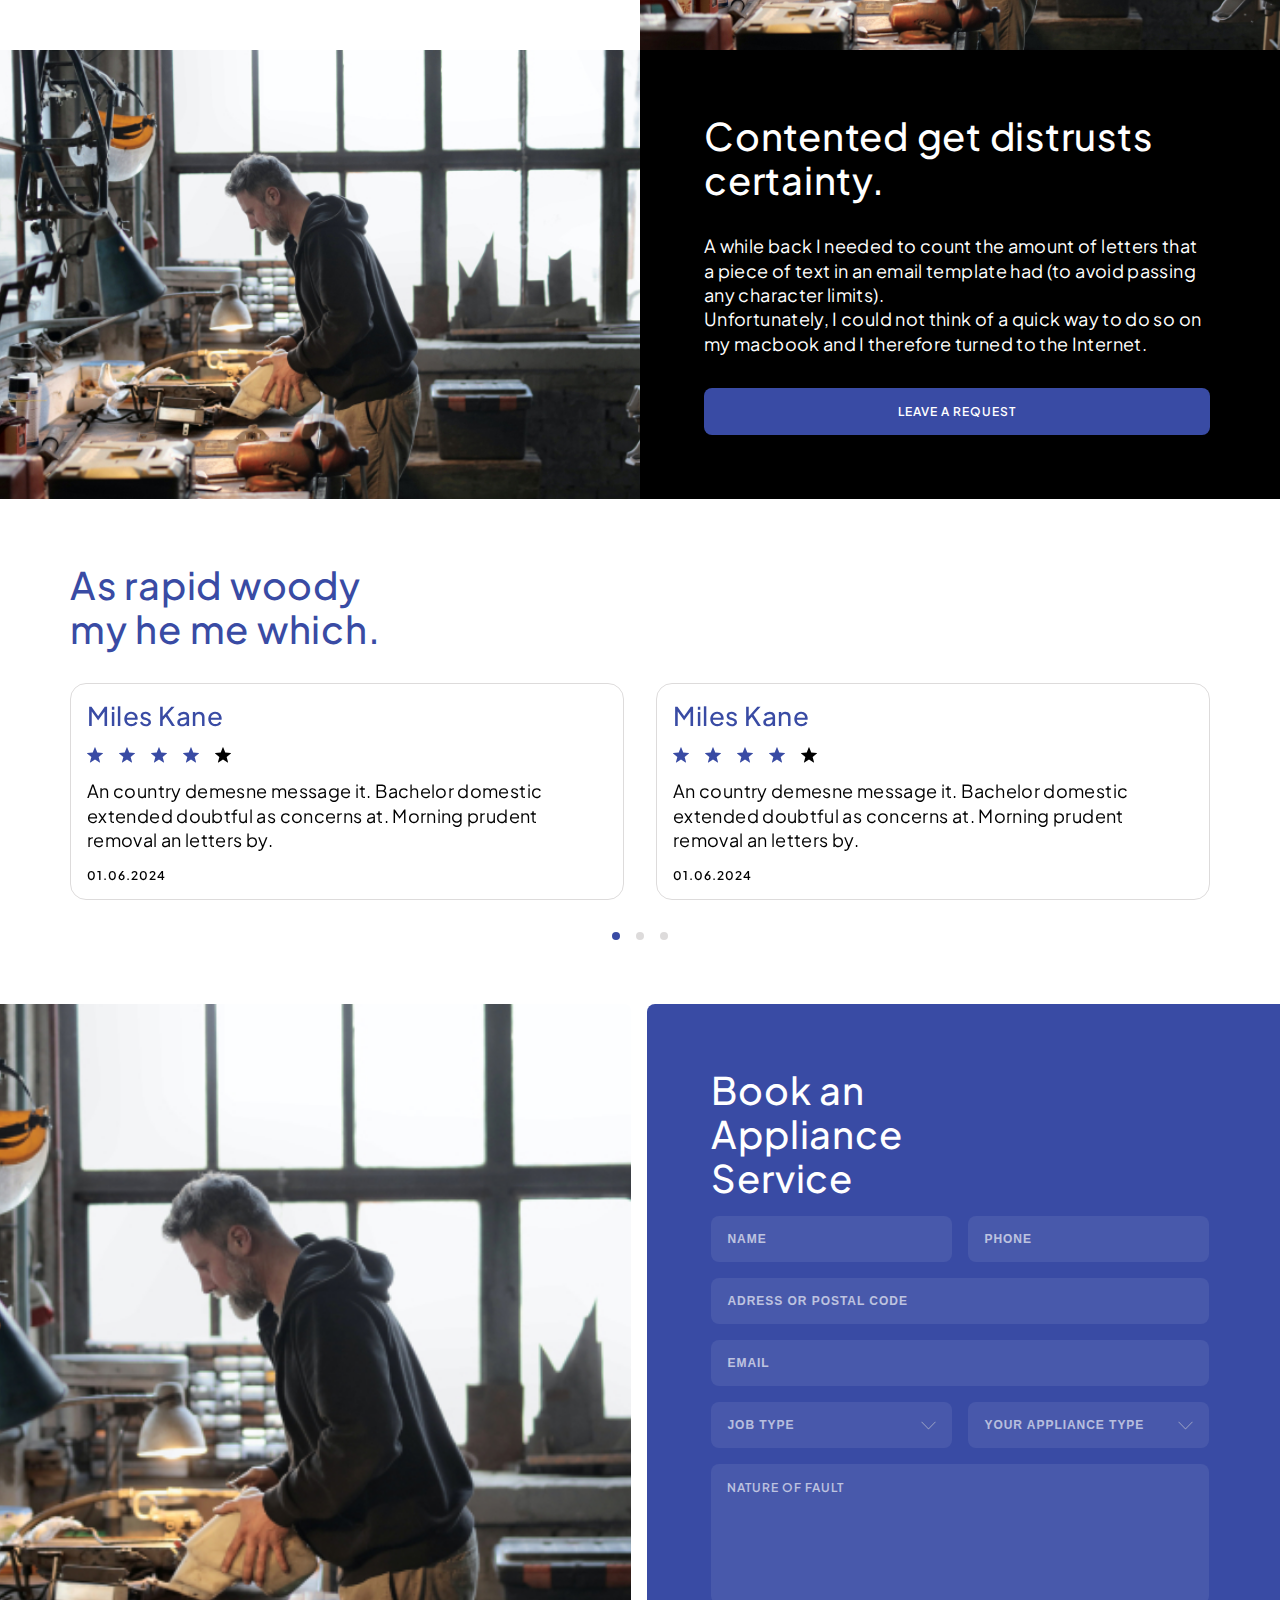
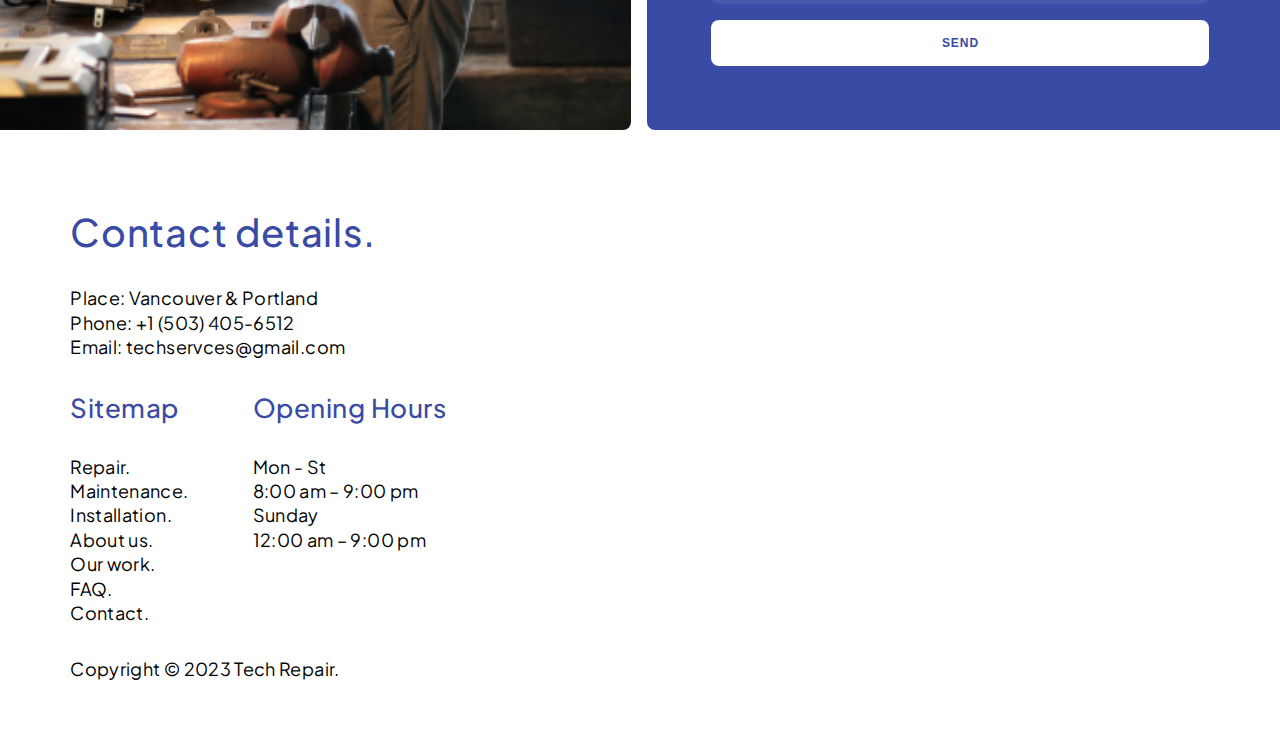
<file: servicesPage.html>
<!DOCTYPE html>
<html lang="en">
  <head>
    <meta charset="UTF-8" />
    <meta http-equiv="X-UA-Compatible" content="IE=edge" />
    <meta name="viewport" content="width=device-width, initial-scale=1.0" />
    <title>Tech Repair</title>
    <link rel="preconnect" href="https://fonts.googleapis.com" />
    <link rel="preconnect" href="https://fonts.gstatic.com" crossorigin />
    <link
      href="https://fonts.googleapis.com/css2?family=Plus+Jakarta+Sans:wght@400;500;600;700&display=swap"
      rel="stylesheet"
    />
    <link rel="stylesheet" href="./css/main.css" />
    <link
      rel="stylesheet"
      href="https://cdn.jsdelivr.net/npm/@fancyapps/ui@5.0/dist/fancybox/fancybox.css"
    />
  </head>
  <body>
    <header class="header">
      <div class="header-banner">
        <div class="container">
          <div class="location info">
            <img src="./img/Location.svg" alt="" />
            <a href="#">Vancouver & Portland</a>
          </div>
          <div class="phone info">
            <img src="./img/Phone.svg" alt="" />
            <a href="#">(503) 405-6512</a>
          </div>
        </div>
      </div>
      <div class="container">
        <div class="header-body">
          <a class="logo"> <img src="./img/logo.svg" alt="" /> </a>
          <nav class="header-nav">
            <div class="top-mobile">
              <a class="logo"> <img src="./img/logo.svg" alt="" /> </a>
              <div class="close-menu"><img src="./img/Close.svg" alt="" /></div>
            </div>
            <ul class="nav-list">
              <li class="nav-item">
                <a href="index.html" class="nav-link">Home</a>
              </li>
              <li class="nav-item current">
                <p class="nav-link">Services</p>
                <ul class="sub-menu">
                  <li class="sub-menu-item">
                    <a href="servicesPage.html">Repair</a>
                  </li>
                  <li class="sub-menu-item">
                    <a href="servicesPage.html">Maintenance</a>
                  </li>
                  <li class="sub-menu-item">
                    <a href="servicesPage.html">Installation</a>
                  </li>
                </ul>
              </li>
              <li class="nav-item">
                <p class="nav-link">Repair help</p>
                <ul class="sub-menu">
                  <li class="sub-menu-item">
                    <a href="repairPage.html">Washer</a>
                  </li>
                  <li class="sub-menu-item">
                    <a href="repairPage.html">Oven</a>
                  </li>
                  <li class="sub-menu-item">
                    <a href="repairPage.html">Dishwasher</a>
                  </li>
                  <li class="sub-menu-item">
                    <a href="repairPage.html">Fridge</a>
                  </li>
                  <li class="sub-menu-item">
                    <a href="repairPage.html">Freezer</a>
                  </li>
                  <li class="sub-menu-item">
                    <a href="repairPage.html">Dryer</a>
                  </li>
                  <li class="sub-menu-item">
                    <a href="repairPage.html">Range</a>
                  </li>
                  <li class="sub-menu-item">
                    <a href="repairPage.html">Range Hood</a>
                  </li>
                  <li class="sub-menu-item">
                    <a href="repairPage.html">Microwave</a>
                  </li>
                  <li class="sub-menu-item">
                    <a href="repairPage.html">Air Conditioner</a>
                  </li>
                </ul>
              </li>
              <li class="nav-item">
                <a href="aboutPage.html" class="nav-link">About us</a>
              </li>
              <li class="nav-item">
                <a href="workPage.html" class="nav-link">our work</a>
              </li>
              <li class="nav-item">
                <a href="fagPage.html" class="nav-link">faq</a>
              </li>
              <li class="nav-item">
                <a href="contactPage.html" class="nav-link">Contact</a>
              </li>
            </ul>
          </nav>
          <div class="right">
            <a href="#" class="btn">book repair</a>

            <div class="header-burger">
              <img src="./img/burger.svg" alt="" />
            </div>
          </div>
        </div>
      </div>
    </header>
    <main
      class="hero"
      style="
        background-image: linear-gradient(
            rgba(0, 0, 0, 0.6),
            rgba(0, 0, 0, 0.6)
          ),
          url(./img/Photo.jpg);
      "
    >
      <div class="container">
        <div class="card">
          <h1 class="section-title">
            On unaffected resolution on considered of.
          </h1>
          <p class="card-title">Contented get distrusts certainty.</p>
          <p class="text">
            He families believed if no elegance interest surprise an. It abode
            wrong.
          </p>
          <a href="#" class="btn">Leave a request</a>
        </div>
      </div>
    </main>
    <section class="process">
      <div class="container">
        <ul class="process-list">
          <li class="process-item">
            <p class="num section-title">01</p>
            <p class="card-title">Admitting an mr.</p>
            <p class="text">
              Middletons resolution advantages expression themselves.
            </p>
          </li>
          <li class="process-item">
            <p class="num section-title">02</p>
            <p class="card-title">Admitting an mr.</p>
            <p class="text">
              Middletons resolution advantages expression themselves.
            </p>
          </li>
          <li class="process-item">
            <p class="num section-title">03</p>
            <p class="card-title">Admitting an mr.</p>
            <p class="text">
              Middletons resolution advantages expression themselves.
            </p>
          </li>
          <li class="process-item">
            <p class="num section-title">04</p>
            <p class="card-title">Admitting an mr.</p>
            <p class="text">
              Middletons resolution advantages expression themselves.
            </p>
          </li>
        </ul>
      </div>
    </section>

    <section class="description">
      <div class="col1">
        <div class="img" style="background-image: url(./img/Photo.jpg)"></div>
        <div class="text-site">
          <div class="card">
            <p class="section-title">Contented get distrusts certainty.</p>
            <p class="text">
              A while back I needed to count the amount of letters that a piece
              of text in an email template had (to avoid passing any character
              limits). <br />
              Unfortunately, I could not think of a quick way to do so on my
              macbook and I therefore turned to the Internet.
            </p>
          </div>
        </div>
      </div>
      <div class="col2">
        <div class="text-site">
          <div class="card">
            <p class="section-title">Contented get distrusts certainty.</p>
            <p class="text">
              A while back I needed to count the amount of letters that a piece
              of text in an email template had (to avoid passing any character
              limits). <br />
              Unfortunately, I could not think of a quick way to do so on my
              macbook and I therefore turned to the Internet.
            </p>
          </div>
        </div>
        <div class="img" style="background-image: url(./img/Photo.jpg)"></div>
      </div>
      <div class="col3">
        <div
          class="img-left"
          style="background-image: url(./img/Photo.jpg)"
        ></div>
        <div class="text-site">
          <div class="card">
            <p class="section-title">Contented get distrusts certainty.</p>
            <p class="text">
              A while back I needed to count the amount of letters that a piece
              of text in an email template had (to avoid passing any character
              limits). <br />
              Unfortunately, I could not think of a quick way to do so on my
              macbook and I therefore turned to the Internet.
            </p>
            <a href="#" class="btn">Leave a request</a>
          </div>
        </div>
      </div>
    </section>
    <section class="reviews">
      <div class="container">
        <h2 class="section-title">As rapid woody my he me which.</h2>
        <div class="reviews-slider slider">
          <div class="review-slide">
            <p class="card-title reviewer">Miles Kane</p>
            <div class="rate">
              <img src="./img/Star.svg" alt="" />
              <img src="./img/Star.svg" alt="" />
              <img src="./img/Star.svg" alt="" />
              <img src="./img/Star.svg" alt="" />
              <img src="./img/StarBlack.svg" alt="" />
            </div>
            <p class="text">
              An country demesne message it. Bachelor domestic extended doubtful
              as concerns at. Morning prudent removal an letters by.
            </p>
            <p class="date">01.06.2024</p>
          </div>
          <div class="review-slide">
            <p class="card-title reviewer">Miles Kane</p>
            <div class="rate">
              <img src="./img/Star.svg" alt="" />
              <img src="./img/Star.svg" alt="" />
              <img src="./img/Star.svg" alt="" />
              <img src="./img/Star.svg" alt="" />
              <img src="./img/StarBlack.svg" alt="" />
            </div>
            <p class="text">
              An country demesne message it. Bachelor domestic extended doubtful
              as concerns at. Morning prudent removal an letters by.
            </p>
            <p class="date">01.06.2024</p>
          </div>
          <div class="review-slide">
            <p class="card-title reviewer">Miles Kane</p>
            <div class="rate">
              <img src="./img/Star.svg" alt="" />
              <img src="./img/Star.svg" alt="" />
              <img src="./img/Star.svg" alt="" />
              <img src="./img/Star.svg" alt="" />
              <img src="./img/StarBlack.svg" alt="" />
            </div>
            <p class="text">
              An country demesne message it. Bachelor domestic extended doubtful
              as concerns at. Morning prudent removal an letters by.
            </p>
            <p class="date">01.06.2024</p>
          </div>
        </div>
      </div>
    </section>
    <section class="contact-form">
      <div class="left" style="background-image: url('./img/Photo.jpg')"></div>
      <div class="right">
        <h2 class="section-title">Book an Appliance Service</h2>
        <form action="" id="main-form">
          <div class="row-1">
            <input type="text" placeholder="Name" name="fname" required />
            <input type="tel" placeholder="Phone" name="phone" required />
          </div>
          <input
            type="text"
            name="zip"
            placeholder="adress or postal code"
            required
          />
          <input type="email" name="email" placeholder="Email" />
          <div class="selects">
            <select name="job-type">
              <option selected>Job type</option>
              <option>Job</option>
              <option>Job</option>
              <option>Job</option>
            </select>
            <select name="appliance-type">
              <option selected>Your Appliance Type</option>
              <option>Appliance</option>
              <option>Appliance</option>
              <option>Appliance</option>
            </select>
          </div>
          <textarea placeholder="Nature of Fault"></textarea>
          <button class="btn" type="submit">send</button>
        </form>
      </div>
    </section>
    <footer class="footer">
      <div class="left">
        <div class="card">
          <div class="contact">
            <p class="section-title">Contact details.</p>
            <p class="text">Place: Vancouver & Portland</p>
            <a class="text" href="15034056512">Phone: +1 (503) 405-6512</a>
            <a class="text" href="mailto:">Email: techservces@gmail.com</a>
          </div>
          <div class="info">
            <div class="siteMap">
              <p class="card-title">Sitemap</p>
              <a href="" class="text">Repair.</a>
              <a href="" class="text">Maintenance.</a>
              <a href="" class="text">Installation.</a>
              <a href="" class="text">About us.</a>
              <a href="" class="text">Our work.</a>
              <a href="" class="text">FAQ.</a>
              <a href="" class="text">Contact.</a>
            </div>
            <div class="hours">
              <p class="card-title">Opening Hours</p>
              <p class="text">
                Mon - St <br />
                8:00 am – 9:00 pm
              </p>
              <p class="text">
                Sunday<br />
                12:00 am – 9:00 pm
              </p>
            </div>
          </div>
          <div class="copyright text">Copyright © 2023 Tech Repair.</div>
        </div>
      </div>
      <div class="right">
        <iframe
          src="https://www.google.com/maps/embed?pb=!1m14!1m8!1m3!1d2845473.9772654856!2d-122.9561602!3d45.8556385!3m2!1i1024!2i768!4f13.1!3m3!1m2!1s0x54950b0b7da97427%3A0x1c36b9e6f6d18591!2sPortland%2C%20OR%2C%20USA!5e0!3m2!1sen!2sua!4v1688384688726!5m2!1sen!2sua"
          width="100%"
          height="100%"
          style="border: 0"
          allowfullscreen=""
          loading="lazy"
          referrerpolicy="no-referrer-when-downgrade"
        ></iframe>
      </div>
    </footer>
    <script src="https://code.jquery.com/jquery-3.6.3.min.js"></script>
    <script src="./js/slick.min.js"></script>
    <script src="./js/sliders.js"></script>
    <script src="https://cdn.jsdelivr.net/npm/@fancyapps/ui@5.0/dist/fancybox/fancybox.umd.js"></script>
    <script src="./js/main.js"></script>
  </body>
</html>
</file>
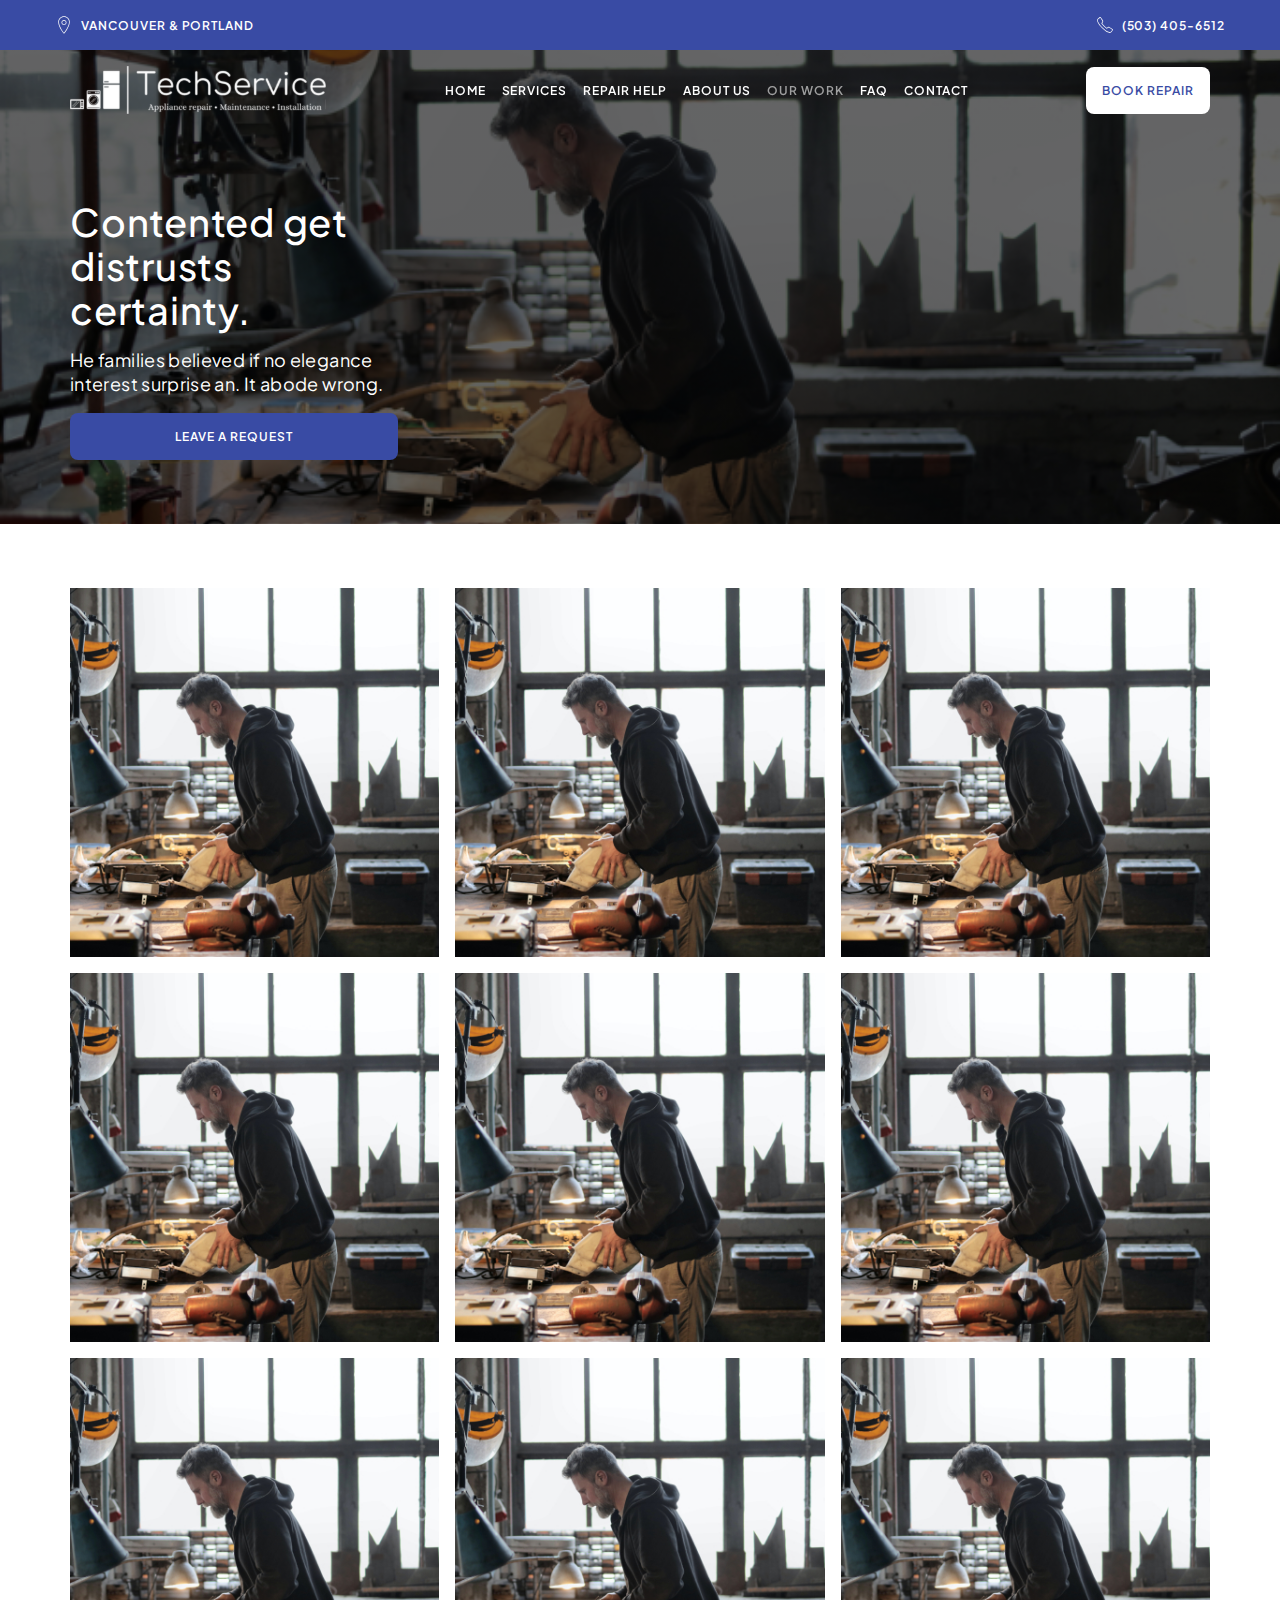
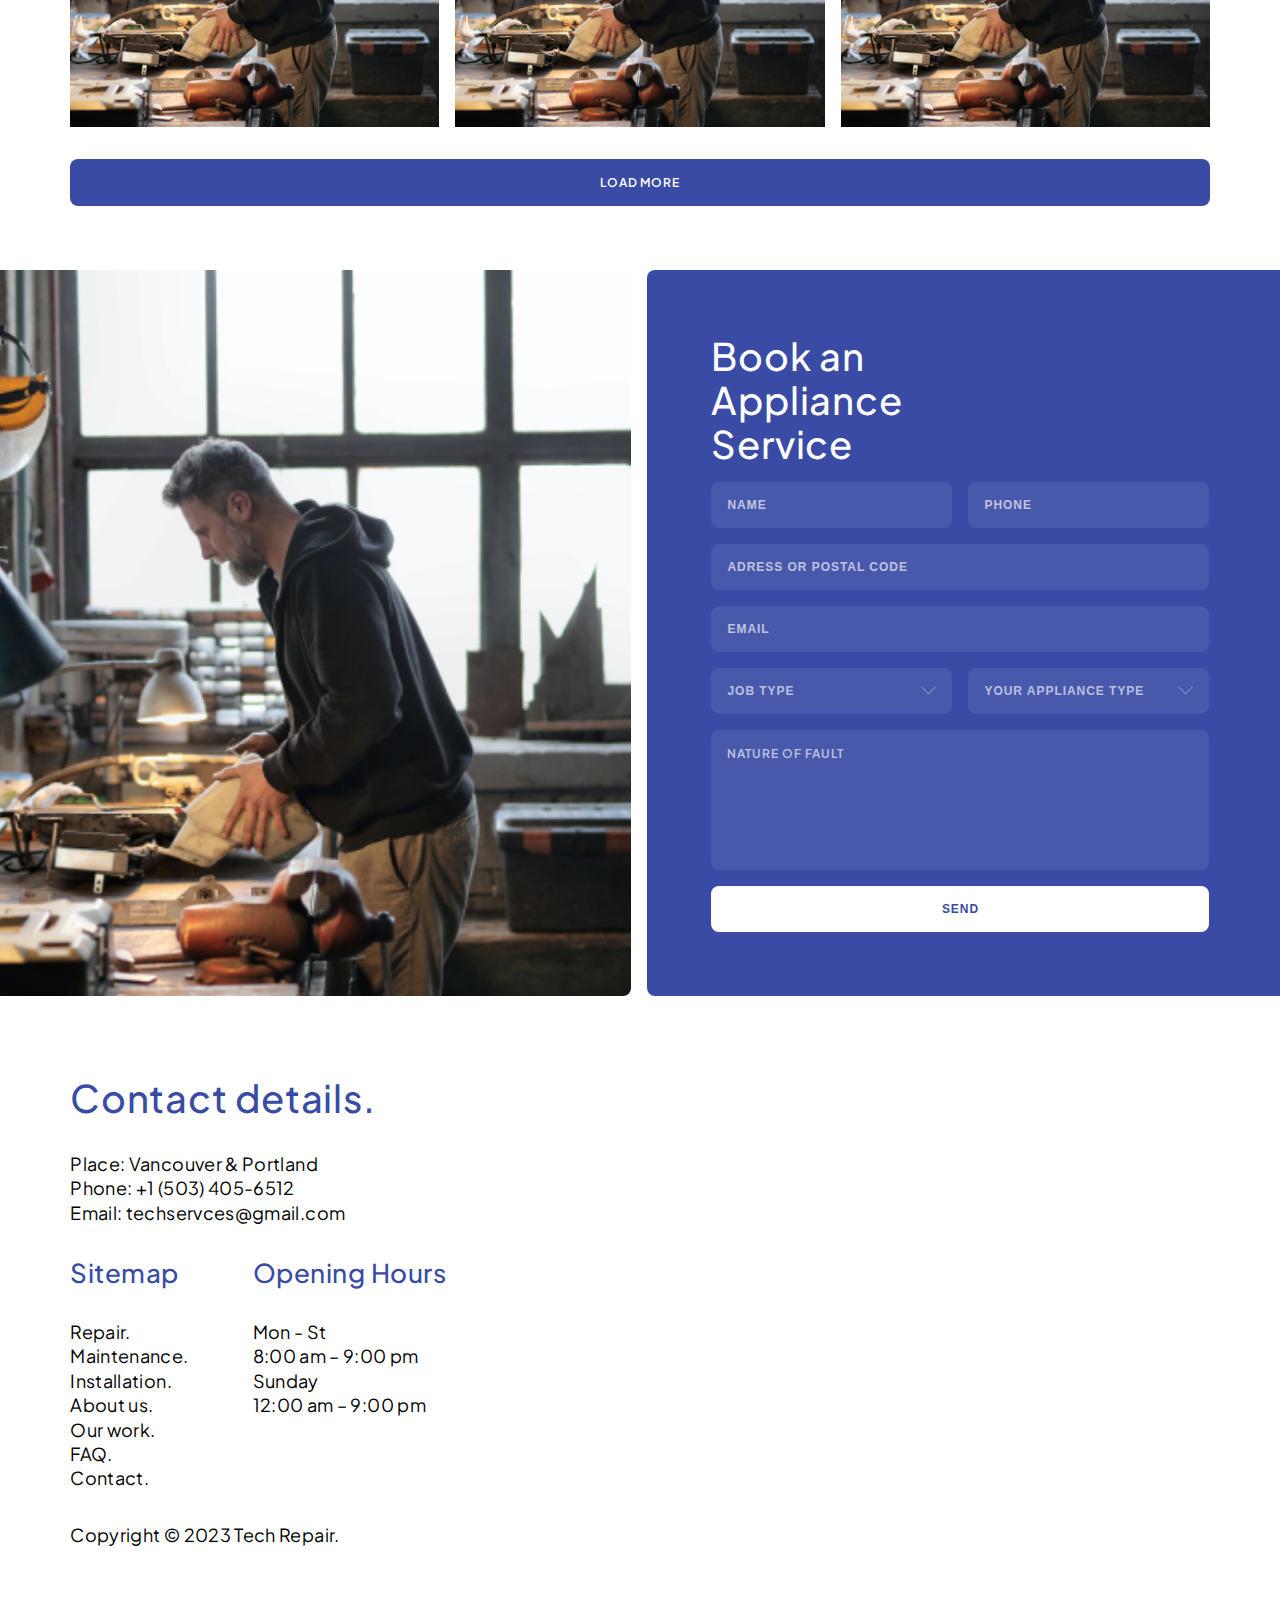
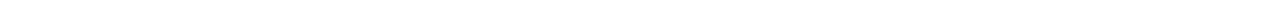
<file: workPage.html>
<!DOCTYPE html>
<html lang="en">
  <head>
    <meta charset="UTF-8" />
    <meta http-equiv="X-UA-Compatible" content="IE=edge" />
    <meta name="viewport" content="width=device-width, initial-scale=1.0" />
    <title>Tech Repair</title>
    <link rel="preconnect" href="https://fonts.googleapis.com" />
    <link rel="preconnect" href="https://fonts.gstatic.com" crossorigin />
    <link
      href="https://fonts.googleapis.com/css2?family=Plus+Jakarta+Sans:wght@400;500;600;700&display=swap"
      rel="stylesheet"
    />

    <link rel="stylesheet" href="./css/main.css" />
    <link
      rel="stylesheet"
      href="https://cdn.jsdelivr.net/npm/@fancyapps/ui@5.0/dist/fancybox/fancybox.css"
    />
  </head>
  <body>
    <header class="header">
      <div class="header-banner">
        <div class="container">
          <div class="location info">
            <img src="./img/Location.svg" alt="" />
            <a href="#">Vancouver & Portland</a>
          </div>
          <div class="phone info">
            <img src="./img/Phone.svg" alt="" />
            <a href="#">(503) 405-6512</a>
          </div>
        </div>
      </div>
      <div class="container">
        <div class="header-body">
          <a class="logo"> <img src="./img/logo.svg" alt="" /> </a>
          <nav class="header-nav">
            <ul class="nav-list">
              <li class="nav-item">
                <a href="index.html" class="nav-link">Home</a>
              </li>
              <li class="nav-item">
                <p class="nav-link">Services</p>
                <ul class="sub-menu">
                  <li class="sub-menu-item">
                    <a href="servicesPage.html">Repair</a>
                  </li>
                  <li class="sub-menu-item">
                    <a href="servicesPage.html">Maintenance</a>
                  </li>
                  <li class="sub-menu-item">
                    <a href="servicesPage.html">Installation</a>
                  </li>
                </ul>
              </li>
              <li class="nav-item">
                <p class="nav-link">Repair help</p>
                <ul class="sub-menu">
                  <li class="sub-menu-item">
                    <a href="repairPage.html">Washer</a>
                  </li>
                  <li class="sub-menu-item">
                    <a href="repairPage.html">Oven</a>
                  </li>
                  <li class="sub-menu-item">
                    <a href="repairPage.html">Dishwasher</a>
                  </li>
                  <li class="sub-menu-item">
                    <a href="repairPage.html">Fridge</a>
                  </li>
                  <li class="sub-menu-item">
                    <a href="repairPage.html">Freezer</a>
                  </li>
                  <li class="sub-menu-item">
                    <a href="repairPage.html">Dryer</a>
                  </li>
                  <li class="sub-menu-item">
                    <a href="repairPage.html">Range</a>
                  </li>
                  <li class="sub-menu-item">
                    <a href="repairPage.html">Range Hood</a>
                  </li>
                  <li class="sub-menu-item">
                    <a href="repairPage.html">Microwave</a>
                  </li>
                  <li class="sub-menu-item">
                    <a href="repairPage.html">Air Conditioner</a>
                  </li>
                </ul>
              </li>
              <li class="nav-item">
                <a href="aboutPage.html" class="nav-link">About us</a>
              </li>
              <li class="nav-item current">
                <a href="workPage.html" class="nav-link">our work</a>
              </li>
              <li class="nav-item">
                <a href="fagPage.html" class="nav-link">faq</a>
              </li>
              <li class="nav-item">
                <a href="contactPage.html" class="nav-link">Contact</a>
              </li>
            </ul>
          </nav>
          <div class="right">
            <a href="#" class="btn">book repair</a>

            <div class="header-burger">
              <img src="./img/burger.svg" alt="" />
            </div>
          </div>
        </div>
      </div>
    </header>
    <main
      class="hero"
      style="
        background-image: linear-gradient(
            rgba(0, 0, 0, 0.6),
            rgba(0, 0, 0, 0.6)
          ),
          url(./img/Photo.jpg);
      "
    >
      <div class="container">
        <div class="card">
          <h1 class="section-title">Contented get distrusts certainty.</h1>

          <p class="text">
            He families believed if no elegance interest surprise an. It abode
            wrong.
          </p>
          <a href="#" class="btn">Leave a request</a>
        </div>
      </div>
    </main>
    <section class="ourWorks">
      <div class="container">
        <div class="gallery" id="gallery">
          <a href="./img/Photo.jpg" data-fancybox="gallery">
            <img src="./img/Photo.jpg" alt="" />
          </a>
          <a href="./img/Photo.jpg" data-fancybox="gallery">
            <img src="./img/Photo.jpg" alt="" />
          </a>
          <a href="./img/Photo.jpg" data-fancybox="gallery">
            <img src="./img/Photo.jpg" alt="" />
          </a>
          <a href="./img/Photo.jpg" data-fancybox="gallery">
            <img src="./img/Photo.jpg" alt="" />
          </a>
          <a href="./img/Photo.jpg" data-fancybox="gallery">
            <img src="./img/Photo.jpg" alt="" />
          </a>
          <a href="./img/Photo.jpg" data-fancybox="gallery">
            <img src="./img/Photo.jpg" alt="" />
          </a>
          <a href="./img/Photo.jpg" data-fancybox="gallery">
            <img src="./img/Photo.jpg" alt="" />
          </a>
          <a href="./img/Photo.jpg" data-fancybox="gallery">
            <img src="./img/Photo.jpg" alt="" />
          </a>
          <a href="./img/Photo.jpg" data-fancybox="gallery">
            <img src="./img/Photo.jpg" alt="" />
          </a>
          <a href="./img/Photo.jpg" data-fancybox="gallery">
            <img src="./img/Photo.jpg" alt="" />
          </a>
          <a href="./img/Photo.jpg" data-fancybox="gallery">
            <img src="./img/Photo.jpg" alt="" />
          </a>
          <a href="./img/Photo.jpg" data-fancybox="gallery">
            <img src="./img/Photo.jpg" alt="" />
          </a>
        </div>
        <div class="more btn" id="loadMoreButton">Load more</div>
      </div>
    </section>

    <section class="contact-form">
      <div class="left" style="background-image: url('./img/Photo.jpg')"></div>
      <div class="right">
        <h2 class="section-title">Book an Appliance Service</h2>
        <form action="" id="main-form">
          <div class="row-1">
            <input type="text" placeholder="Name" name="fname" required />
            <input type="tel" placeholder="Phone" name="phone" required />
          </div>
          <input
            type="text"
            name="zip"
            placeholder="adress or postal code"
            required
          />
          <input type="email" name="email" placeholder="Email" />
          <div class="selects">
            <select name="job-type">
              <option selected>Job type</option>
              <option>Job</option>
              <option>Job</option>
              <option>Job</option>
            </select>
            <select name="appliance-type">
              <option selected>Your Appliance Type</option>
              <option>Appliance</option>
              <option>Appliance</option>
              <option>Appliance</option>
            </select>
          </div>
          <textarea placeholder="Nature of Fault"></textarea>
          <button class="btn" type="submit">send</button>
        </form>
      </div>
    </section>
    <footer class="footer">
      <div class="left">
        <div class="card">
          <div class="contact">
            <p class="section-title">Contact details.</p>
            <p class="text">Place: Vancouver & Portland</p>
            <a class="text" href="15034056512">Phone: +1 (503) 405-6512</a>
            <a class="text" href="mailto:">Email: techservces@gmail.com</a>
          </div>
          <div class="info">
            <div class="siteMap">
              <p class="card-title">Sitemap</p>
              <a href="" class="text">Repair.</a>
              <a href="" class="text">Maintenance.</a>
              <a href="" class="text">Installation.</a>
              <a href="" class="text">About us.</a>
              <a href="" class="text">Our work.</a>
              <a href="" class="text">FAQ.</a>
              <a href="" class="text">Contact.</a>
            </div>
            <div class="hours">
              <p class="card-title">Opening Hours</p>
              <p class="text">
                Mon - St <br />
                8:00 am – 9:00 pm
              </p>
              <p class="text">
                Sunday<br />
                12:00 am – 9:00 pm
              </p>
            </div>
          </div>
          <div class="copyright text">Copyright © 2023 Tech Repair.</div>
        </div>
      </div>
      <div class="right">
        <iframe
          src="https://www.google.com/maps/embed?pb=!1m14!1m8!1m3!1d2845473.9772654856!2d-122.9561602!3d45.8556385!3m2!1i1024!2i768!4f13.1!3m3!1m2!1s0x54950b0b7da97427%3A0x1c36b9e6f6d18591!2sPortland%2C%20OR%2C%20USA!5e0!3m2!1sen!2sua!4v1688384688726!5m2!1sen!2sua"
          width="100%"
          height="100%"
          style="border: 0"
          allowfullscreen=""
          loading="lazy"
          referrerpolicy="no-referrer-when-downgrade"
        ></iframe>
      </div>
    </footer>
    <script src="https://code.jquery.com/jquery-3.6.3.min.js"></script>
    <script src="./js/slick.min.js"></script>
    <script src="./js/sliders.js"></script>
    <script src="https://cdn.jsdelivr.net/npm/@fancyapps/ui@5.0/dist/fancybox/fancybox.umd.js"></script>
    <script src="./js/main.js"></script>
  </body>
</html>
</file>
<file: css/main.css>
@charset "UTF-8";
*,
::before,
::after {
  -webkit-box-sizing: border-box;
          box-sizing: border-box;
}

body {
  margin: 0;
  font-family: "Plus Jakarta Sans", sans-serif;
}

ul,
ol {
  list-style: none;
  margin: 0;
  padding: 0;
}

p {
  padding: 0;
  margin: 0;
  cursor: default;
}

a {
  text-decoration: none;
  cursor: pointer;
}

h1,
h2,
h3 {
  margin: 0;
  font-family: inherit;
}

img {
  display: block;
}

.container {
  width: 100%;
  max-width: 1170px;
  padding: 0 15px;
  margin: 0 auto;
}

.btn {
  background-color: var(--accent-color);
  padding: 16px;
  font-size: 12px;
  font-weight: 600;
  letter-spacing: 0.96px;
  text-transform: uppercase;
  color: #ffffff;
  cursor: pointer;
  border-radius: 8px;
  text-align: center;
}

button {
  border: none;
}

section {
  padding: 64px 0;
}

.section-title {
  color: var(--accent-color);
  font-size: 38px;
  font-family: Plus Jakarta Sans;
  font-weight: 500;
  line-height: 44px;
  letter-spacing: 0.76px;
}

.text {
  font-size: 18px;
  font-family: Plus Jakarta Sans;
  line-height: 24.4px;
  letter-spacing: 0.36px;
  color: #000000;
}

.card-title {
  font-size: 26px;
  font-family: Plus Jakarta Sans;
  font-weight: 500;
  line-height: 31px;
  letter-spacing: 0.52px;
  color: var(--accent-color);
}

:root {
  --accent-color: #394ba4;
  --text-color: #797979;
  --background-color: #f6f6f6;
}

header {
  position: fixed;
  z-index: 1000;
  top: 0;
  left: 0;
  width: 100%;
  -webkit-transition: all 0.3s linear;
  transition: all 0.3s linear;
}
header.header-scroll {
  top: -50px;
  background-color: var(--accent-color);
  border-bottom: 1px solid gray;
}

.header {
  -webkit-box-align: center;
      -ms-flex-align: center;
          align-items: center;
}
.header .container {
  height: 100%;
  position: relative;
}
.header .btn {
  background-color: #ffffff;
  color: var(--accent-color);
}
.header .header-body {
  padding: 16px 0;
  display: -webkit-box;
  display: -ms-flexbox;
  display: flex;
  -webkit-box-align: center;
      -ms-flex-align: center;
          align-items: center;
  gap: 15px;
  -webkit-box-pack: justify;
      -ms-flex-pack: justify;
          justify-content: space-between;
  width: 100%;
  height: 100%;
}
.header .right {
  display: -webkit-box;
  display: -ms-flexbox;
  display: flex;
  -webkit-box-align: center;
      -ms-flex-align: center;
          align-items: center;
  gap: 16px;
}
.header .right .btn {
  white-space: nowrap;
}
.header .header-burger {
  background-color: #ffffff;
  border-radius: 8px;
  display: none;
  height: 47px;
  width: 47px;
}
@media screen and (max-width: 1124px) {
  .header .header-burger {
    display: -webkit-box;
    display: -ms-flexbox;
    display: flex;
    -webkit-box-align: center;
        -ms-flex-align: center;
            align-items: center;
    -webkit-box-pack: center;
        -ms-flex-pack: center;
            justify-content: center;
  }
}
.header .header-nav {
  height: 100%;
}
.header .header-nav .top-mobile {
  display: none;
  padding: 0 16px;
  margin-bottom: 32px;
}
.header .header-nav .top-mobile .logo {
  max-width: 150px;
}
.header .header-nav .top-mobile .close-menu {
  width: 40px;
  height: 40px;
  border-radius: 8px;
  display: -webkit-box;
  display: -ms-flexbox;
  display: flex;
  -webkit-box-align: center;
      -ms-flex-align: center;
          align-items: center;
  -webkit-box-pack: center;
      -ms-flex-pack: center;
          justify-content: center;
  background-color: #ffffff;
}
@media screen and (max-width: 1024px) {
  .header .header-nav .top-mobile {
    display: -webkit-box;
    display: -ms-flexbox;
    display: flex;
    -webkit-box-align: center;
        -ms-flex-align: center;
            align-items: center;
    -webkit-box-pack: justify;
        -ms-flex-pack: justify;
            justify-content: space-between;
  }
}
@media screen and (max-width: 1024px) {
  .header .header-nav {
    position: fixed;
    top: -100%;
    left: 0;
    width: 100%;
    height: 100%;
    background-color: var(--accent-color);
    padding-top: 25px;
    -webkit-transition: all 0.2s ease;
    transition: all 0.2s ease;
    overflow: auto;
    -webkit-box-orient: vertical;
    -webkit-box-direction: normal;
        -ms-flex-direction: column;
            flex-direction: column;
    z-index: 2;
  }
}
.header .header-nav.active {
  top: 0;
}
.header .nav-list {
  height: 100%;
  display: -webkit-box;
  display: -ms-flexbox;
  display: flex;
  gap: 16px;
  -webkit-box-align: center;
      -ms-flex-align: center;
          align-items: center;
}
@media screen and (max-width: 1024px) {
  .header .nav-list {
    -webkit-box-orient: vertical;
    -webkit-box-direction: normal;
        -ms-flex-direction: column;
            flex-direction: column;
    height: auto;
    -webkit-box-align: end;
        -ms-flex-align: end;
            align-items: flex-end;
    padding: 0 16px;
  }
}
.header .nav-item {
  height: 100%;
  display: -webkit-box;
  display: -ms-flexbox;
  display: flex;
  -webkit-box-align: center;
      -ms-flex-align: center;
          align-items: center;
  position: relative;
}
@media screen and (max-width: 1024px) {
  .header .nav-item {
    height: 40px;
  }
}
.header .nav-link {
  position: relative;
  height: 100%;
  display: -webkit-box;
  display: -ms-flexbox;
  display: flex;
  -webkit-box-align: center;
      -ms-flex-align: center;
          align-items: center;
  color: #ffffff;
  font-size: 12px;
  font-weight: 600;
  letter-spacing: 0.96px;
  text-transform: uppercase;
  -webkit-transition: all 0.1s linear;
  transition: all 0.1s linear;
}
@media screen and (max-width: 1024px) {
  .header .nav-link {
    font-size: 26px;
  }
}
.header .nav-link:hover, .header .nav-link:active, .header .nav-link:focus {
  color: rgba(208, 208, 208, 0.733);
  opacity: 1;
}
.header .nav-item:hover .sub-menu {
  display: block;
}
.header .sub-menu {
  background-color: rgb(243, 243, 243);
  width: 200px;
  position: absolute;
  display: none;
  top: 100%;
  border-top: 2px solid var(--accent-color);
  -webkit-transition: 0s linear 0.5s;
  transition: 0s linear 0.5s;
  z-index: 1;
}
.header .sub-menu .sub-menu-item {
  padding: 7px 20px;
  position: relative;
}
.header .sub-menu .sub-menu-item a {
  color: #2d2d2d;
}
.header .sub-menu .sub-menu-item:hover {
  background-color: #d4d4d4;
}
.header .sub-menu .sub-menu-item:hover .item-menu {
  display: block;
}
.header .sub-menu .item-menu {
  position: absolute;
  background-color: #ffffff;
  left: 100%;
  top: 0;
  width: 200px;
  display: none;
}

.logo {
  cursor: pointer;
}
.logo img {
  width: 100%;
}
@media screen and (max-width: 500px) {
  .logo {
    width: 200px;
  }
}

.current .nav-link {
  color: rgba(208, 208, 208, 0.733);
}

.header-banner {
  background-color: var(--accent-color);
  padding: 16px;
}
.header-banner .container {
  display: -webkit-box;
  display: -ms-flexbox;
  display: flex;
  -webkit-box-pack: justify;
      -ms-flex-pack: justify;
          justify-content: space-between;
  padding: 0;
}
.header-banner .container .info {
  display: -webkit-box;
  display: -ms-flexbox;
  display: flex;
  gap: 8px;
  -webkit-box-align: center;
      -ms-flex-align: center;
          align-items: center;
}
.header-banner .container .info a {
  font-size: 12px;
  font-weight: 600;
  letter-spacing: 0.96px;
  text-transform: uppercase;
  color: #ffffff;
}
.header-banner .location {
  white-space: nowrap;
}
@media screen and (max-width: 370px) {
  .header-banner .location img {
    display: none;
  }
}
.header-banner .phone {
  white-space: nowrap;
}

.hero {
  background-position: center;
  background-repeat: no-repeat;
  background-size: cover;
  padding: 200px 0 64px 0;
}
.hero .card {
  max-width: 328px;
  display: -webkit-box;
  display: -ms-flexbox;
  display: flex;
  -webkit-box-orient: vertical;
  -webkit-box-direction: normal;
      -ms-flex-direction: column;
          flex-direction: column;
  gap: 16px;
}
.hero .section-title {
  color: #fff;
}
.hero .card-title {
  color: #fff;
}
.hero .text {
  color: #fff;
}
.advantages .advantages-list {
  display: -webkit-box;
  display: -ms-flexbox;
  display: flex;
  -webkit-box-pack: center;
      -ms-flex-pack: center;
          justify-content: center;
  -ms-flex-wrap: wrap;
      flex-wrap: wrap;
  gap: 32px;
}
.advantages .advantages-item {
  display: -webkit-box;
  display: -ms-flexbox;
  display: flex;
  -webkit-box-orient: vertical;
  -webkit-box-direction: normal;
      -ms-flex-direction: column;
          flex-direction: column;
  gap: 16px;
  -webkit-box-align: start;
      -ms-flex-align: start;
          align-items: flex-start;
  width: calc((100% - 96px) / 4);
}
@media screen and (max-width: 910px) {
  .advantages .advantages-item {
    width: calc((100% - 64px) / 2);
  }
}
@media screen and (max-width: 510px) {
  .advantages .advantages-item {
    width: 100%;
  }
}
.advantages .card-title {
  color: black;
}
.services {
  background-color: var(--background-color);
}
.services .section-title {
  margin-bottom: 32px;
}
.services .services-list {
  display: -webkit-box;
  display: -ms-flexbox;
  display: flex;
  -ms-flex-wrap: wrap;
      flex-wrap: wrap;
  gap: 32px;
}
.services .services-item {
  border-radius: 8px;
  padding-top: 224px;
  background-position: center;
  background-repeat: no-repeat;
  background-size: cover;
  width: calc((100% - 64px) / 3);
}
@media screen and (max-width: 850px) {
  .services .services-item {
    width: 100%;
  }
}
.services .services-info {
  padding: 16px;
  display: -webkit-box;
  display: -ms-flexbox;
  display: flex;
  -webkit-box-orient: vertical;
  -webkit-box-direction: normal;
      -ms-flex-direction: column;
          flex-direction: column;
  gap: 16px;
}
.services .card-title {
  color: #fff;
}
.services .text {
  color: #fff;
  opacity: 0.81;
}
.services .btn {
  width: 100%;
}

.process .process-list {
  display: -webkit-box;
  display: -ms-flexbox;
  display: flex;
  -webkit-box-pack: center;
      -ms-flex-pack: center;
          justify-content: center;
  -ms-flex-wrap: wrap;
      flex-wrap: wrap;
  gap: 32px;
}
.process .process-item {
  display: -webkit-box;
  display: -ms-flexbox;
  display: flex;
  -webkit-box-orient: vertical;
  -webkit-box-direction: normal;
      -ms-flex-direction: column;
          flex-direction: column;
  gap: 16px;
  -webkit-box-align: start;
      -ms-flex-align: start;
          align-items: flex-start;
  width: calc((100% - 96px) / 4);
}
@media screen and (max-width: 910px) {
  .process .process-item {
    width: calc((100% - 32px) / 2);
  }
}
@media screen and (max-width: 510px) {
  .process .process-item {
    width: 100%;
  }
}
.process .card-title {
  color: black;
}
.booking {
  background-position: center;
  background-repeat: no-repeat;
  background-size: cover;
}
.booking .card {
  max-width: 328px;
  display: -webkit-box;
  display: -ms-flexbox;
  display: flex;
  -webkit-box-orient: vertical;
  -webkit-box-direction: normal;
      -ms-flex-direction: column;
          flex-direction: column;
  gap: 16px;
}
.booking .section-title {
  color: #fff;
}
.booking .text {
  color: #fff;
}
.booking .phone {
  display: -webkit-box;
  display: -ms-flexbox;
  display: flex;
  -webkit-box-align: center;
      -ms-flex-align: center;
          align-items: center;
  gap: 16px;
}
.booking .phone a {
  color: #fff;
}
.booking .phone img {
  width: 31px;
  height: 31px;
}
.area {
  padding: 0;
}
@media screen and (max-width: 744px) {
  .area {
    padding: 64px 0;
  }
}
@media screen and (max-width: 744px) {
  .area {
    background-image: -webkit-gradient(linear, right top, left top, from(rgba(0, 0, 0, 0)), color-stop(89.06%, #000)), url(../img/Photo.jpg);
    background-image: linear-gradient(270deg, rgba(0, 0, 0, 0) 0%, #000 89.06%), url(../img/Photo.jpg);
    background-position: center;
    background-repeat: no-repeat;
    background-size: cover;
  }
}
.area .section-title {
  margin-bottom: 32px;
}
@media screen and (max-width: 744px) {
  .area .section-title {
    color: #fff;
  }
}
.area .area-list {
  display: -webkit-box;
  display: -ms-flexbox;
  display: flex;
  -webkit-box-orient: vertical;
  -webkit-box-direction: normal;
      -ms-flex-direction: column;
          flex-direction: column;
  gap: 16px;
  display: none;
}
@media screen and (max-width: 744px) {
  .area .area-list {
    display: -webkit-box;
    display: -ms-flexbox;
    display: flex;
  }
}
.area .area-item {
  background-color: #fff;
  padding: 16px;
  border-radius: 8px;
}
.area .card-title {
  color: black;
}
.area .map {
  height: 625px;
  width: 100%;
  -o-object-fit: cover;
     object-fit: cover;
  overflow: hidden;
  -o-object-position: center;
     object-position: center;
}
@media screen and (max-width: 744px) {
  .area .map {
    display: none;
  }
}

.about {
  display: -webkit-box;
  display: -ms-flexbox;
  display: flex;
  gap: 16px;
  padding: 0;
}
@media screen and (max-width: 500px) {
  .about {
    -webkit-box-orient: vertical;
    -webkit-box-direction: reverse;
        -ms-flex-direction: column-reverse;
            flex-direction: column-reverse;
    gap: 0;
  }
}
.about .left {
  background-color: #000;
  border-radius: 0 8px 8px 0;
  width: 50%;
  padding: 64px 15px;
}
@media screen and (max-width: 500px) {
  .about .left {
    width: 100%;
    border-radius: 0;
  }
}
.about .left .wrapper {
  max-width: 540px;
  margin-left: auto;
}
.about .left .card {
  max-width: 412px;
  display: -webkit-box;
  display: -ms-flexbox;
  display: flex;
  -webkit-box-orient: vertical;
  -webkit-box-direction: normal;
      -ms-flex-direction: column;
          flex-direction: column;
  gap: 16px;
}
.about .left .card .section-title {
  color: #fff;
}
.about .left .card .text {
  color: #fff;
  opacity: 0.64;
}
.about .right {
  width: 50%;
  border-radius: 8px 0px 0px 8px;
  background-position: center;
  background-repeat: no-repeat;
  background-size: cover;
}
@media screen and (max-width: 500px) {
  .about .right {
    width: 100%;
    height: 350px;
    border-radius: 0;
  }
}

.numbers .section-title {
  margin-bottom: 32px;
  width: 328px;
}
.numbers .numbers-list {
  display: -webkit-box;
  display: -ms-flexbox;
  display: flex;
  -ms-flex-wrap: wrap;
      flex-wrap: wrap;
  gap: 16px;
}
.numbers .numbers-list .numbers-item {
  border-radius: 8px;
  border: 1px solid rgba(0, 0, 0, 0.08);
  padding: 16px;
  display: -webkit-box;
  display: -ms-flexbox;
  display: flex;
  -webkit-box-orient: vertical;
  -webkit-box-direction: normal;
      -ms-flex-direction: column;
          flex-direction: column;
  gap: 16px;
  width: calc((100% - 32px) / 3);
}
@media screen and (max-width: 768px) {
  .numbers .numbers-list .numbers-item {
    width: 100%;
  }
}
.numbers .numbers-list .numbers-item .num {
  font-size: 38px;
  font-weight: 500;
  line-height: 44px;
  letter-spacing: 0.76px;
  color: var(--accent-color);
}
.numbers .numbers-list .numbers-item .card-title {
  color: #000;
}
.contact-form {
  display: -webkit-box;
  display: -ms-flexbox;
  display: flex;
  gap: 16px;
  padding: 0;
}
.contact-form .left {
  width: 50%;
  border-radius: 0px 8px 8px 0px;
  background-position: center;
  background-repeat: no-repeat;
  background-size: cover;
}
@media screen and (max-width: 630px) {
  .contact-form .left {
    display: none;
  }
}
.contact-form .right {
  width: 50%;
  background-color: var(--accent-color);
  border-radius: 8px 0px 0px 8px;
  padding: 64px 15px 64px 64px;
}
@media screen and (max-width: 1180px) {
  .contact-form .right {
    padding: 64px 15px;
  }
}
@media screen and (max-width: 630px) {
  .contact-form .right {
    width: 100%;
    border-radius: 0;
  }
}
.contact-form .right form {
  display: -webkit-box;
  display: -ms-flexbox;
  display: flex;
  -webkit-box-orient: vertical;
  -webkit-box-direction: normal;
      -ms-flex-direction: column;
          flex-direction: column;
  max-width: 498px;
  gap: 16px;
}
@media screen and (max-width: 630px) {
  .contact-form .right form {
    max-width: 100%;
  }
}
.contact-form .right form input {
  background: rgba(255, 255, 255, 0.08);
  border-radius: 8px;
  border: none;
  padding: 16px;
  font-size: 12px;
  font-weight: 600;
  letter-spacing: 0.96px;
  color: #fff;
}
.contact-form .right form input::-webkit-input-placeholder {
  font-size: 12px;
  font-weight: 600;
  letter-spacing: 0.96px;
  text-transform: uppercase;
  color: #fff;
  opacity: 0.6399999857;
}
.contact-form .right form input::-moz-placeholder {
  font-size: 12px;
  font-weight: 600;
  letter-spacing: 0.96px;
  text-transform: uppercase;
  color: #fff;
  opacity: 0.6399999857;
}
.contact-form .right form input:-ms-input-placeholder {
  font-size: 12px;
  font-weight: 600;
  letter-spacing: 0.96px;
  text-transform: uppercase;
  color: #fff;
  opacity: 0.6399999857;
}
.contact-form .right form input::-ms-input-placeholder {
  font-size: 12px;
  font-weight: 600;
  letter-spacing: 0.96px;
  text-transform: uppercase;
  color: #fff;
  opacity: 0.6399999857;
}
.contact-form .right form input::placeholder {
  font-size: 12px;
  font-weight: 600;
  letter-spacing: 0.96px;
  text-transform: uppercase;
  color: #fff;
  opacity: 0.6399999857;
}
.contact-form .right form .row-1 {
  display: -webkit-box;
  display: -ms-flexbox;
  display: flex;
  gap: 16px;
}
@media screen and (max-width: 950px) {
  .contact-form .right form .row-1 {
    -webkit-box-orient: vertical;
    -webkit-box-direction: normal;
        -ms-flex-direction: column;
            flex-direction: column;
  }
}
.contact-form .right form .row-1 input {
  width: 100%;
}
.contact-form .right form .selects {
  display: -webkit-box;
  display: -ms-flexbox;
  display: flex;
  gap: 16px;
}
@media screen and (max-width: 950px) {
  .contact-form .right form .selects {
    -webkit-box-orient: vertical;
    -webkit-box-direction: normal;
        -ms-flex-direction: column;
            flex-direction: column;
  }
}
.contact-form .right form .selects select {
  width: 100%;
  padding: 16px;
  border: none;
  -webkit-appearance: none;
  -moz-appearance: none;
  appearance: none;
  background: url("../../img/ExpandArrow.svg") 93%/7% no-repeat rgba(255, 255, 255, 0.12);
  border-radius: 8px;
  font-size: 12px;
  font-weight: 600;
  letter-spacing: 0.96px;
  text-transform: uppercase;
  color: #fff;
  opacity: 0.6399999857;
}
@media screen and (max-width: 950px) {
  .contact-form .right form .selects select {
    background: url("../../img/ExpandArrow.svg") 93%/4% no-repeat rgba(255, 255, 255, 0.12);
  }
}
.contact-form .right form textarea {
  padding: 16px;
  border: none;
  background: rgba(255, 255, 255, 0.08);
  border-radius: 8px;
  resize: none;
  height: 140px;
  font-family: inherit;
  font-size: 12px;
  font-weight: 600;
  letter-spacing: 0.96px;
  color: #fff;
}
.contact-form .right form textarea::-webkit-input-placeholder {
  font-size: 12px;
  font-weight: 600;
  letter-spacing: 0.96px;
  text-transform: uppercase;
  color: #fff;
  opacity: 0.6399999857;
}
.contact-form .right form textarea::-moz-placeholder {
  font-size: 12px;
  font-weight: 600;
  letter-spacing: 0.96px;
  text-transform: uppercase;
  color: #fff;
  opacity: 0.6399999857;
}
.contact-form .right form textarea:-ms-input-placeholder {
  font-size: 12px;
  font-weight: 600;
  letter-spacing: 0.96px;
  text-transform: uppercase;
  color: #fff;
  opacity: 0.6399999857;
}
.contact-form .right form textarea::-ms-input-placeholder {
  font-size: 12px;
  font-weight: 600;
  letter-spacing: 0.96px;
  text-transform: uppercase;
  color: #fff;
  opacity: 0.6399999857;
}
.contact-form .right form textarea::placeholder {
  font-size: 12px;
  font-weight: 600;
  letter-spacing: 0.96px;
  text-transform: uppercase;
  color: #fff;
  opacity: 0.6399999857;
}
.contact-form .section-title {
  color: #fff;
  max-width: 328px;
  margin-bottom: 16px;
}
.contact-form .btn {
  background-color: #fff;
  color: var(--accent-color);
}

.description {
  padding: 0px;
}
.description .col1 {
  display: -webkit-box;
  display: -ms-flexbox;
  display: flex;
}
@media screen and (max-width: 768px) {
  .description .col1 {
    -webkit-box-orient: vertical;
    -webkit-box-direction: normal;
        -ms-flex-direction: column;
            flex-direction: column;
  }
}
.description .col1 .card {
  max-width: 506px;
  margin-right: auto;
}
@media screen and (max-width: 768px) {
  .description .col1 .card {
    max-width: 100%;
  }
}
.description .section-title {
  margin-bottom: 32px;
}
.description .col2 {
  display: -webkit-box;
  display: -ms-flexbox;
  display: flex;
}
@media screen and (max-width: 768px) {
  .description .col2 {
    -webkit-box-orient: vertical;
    -webkit-box-direction: reverse;
        -ms-flex-direction: column-reverse;
            flex-direction: column-reverse;
  }
}
.description .col2 .card {
  max-width: 506px;
  margin-left: auto;
}
@media screen and (max-width: 768px) {
  .description .col2 .card {
    max-width: 100%;
  }
}
.description .img {
  width: 50%;
  background-position: center;
  background-repeat: no-repeat;
  background-size: cover;
}
@media screen and (max-width: 768px) {
  .description .img {
    width: 100%;
    height: 350px;
  }
}
.description .text-site {
  width: 50%;
  padding: 64px;
}
@media screen and (max-width: 768px) {
  .description .text-site {
    width: 100%;
    padding: 64px 16px;
  }
}

.col3 {
  display: -webkit-box;
  display: -ms-flexbox;
  display: flex;
}
@media screen and (max-width: 580px) {
  .col3 {
    -webkit-box-orient: vertical;
    -webkit-box-direction: normal;
        -ms-flex-direction: column;
            flex-direction: column;
  }
}
.col3 .img-left {
  width: 50%;
  background-position: center;
  background-repeat: no-repeat;
  background-size: cover;
}
@media screen and (max-width: 580px) {
  .col3 .img-left {
    width: 100%;
    height: 350px;
  }
}
.col3 .text-site {
  width: 50%;
  padding: 64px;
  background-color: #000;
}
@media screen and (max-width: 768px) {
  .col3 .text-site {
    padding: 64px 16px;
  }
}
@media screen and (max-width: 580px) {
  .col3 .text-site {
    width: 100%;
  }
}
.col3 .card {
  max-width: 506px;
  margin-right: auto;
  display: -webkit-box;
  display: -ms-flexbox;
  display: flex;
  -webkit-box-orient: vertical;
  -webkit-box-direction: normal;
      -ms-flex-direction: column;
          flex-direction: column;
  gap: 32px;
}
@media screen and (max-width: 768px) {
  .col3 .card {
    max-width: 100%;
  }
}
.col3 .section-title {
  color: #fff;
  margin-bottom: 0;
}
.col3 .text {
  color: #fff;
}

.about-advantages .container {
  display: -webkit-box;
  display: -ms-flexbox;
  display: flex;
  -webkit-box-orient: vertical;
  -webkit-box-direction: normal;
      -ms-flex-direction: column;
          flex-direction: column;
  gap: 32px;
}
.about-advantages .advantages-list {
  display: -webkit-box;
  display: -ms-flexbox;
  display: flex;
  -ms-flex-wrap: wrap;
      flex-wrap: wrap;
  gap: 32px;
}
.about-advantages .advantages-item {
  width: calc((100% - 64px) / 3);
  display: -webkit-box;
  display: -ms-flexbox;
  display: flex;
  -webkit-box-orient: vertical;
  -webkit-box-direction: normal;
      -ms-flex-direction: column;
          flex-direction: column;
  gap: 16px;
}
@media screen and (max-width: 768px) {
  .about-advantages .advantages-item {
    width: 100%;
  }
}
.about-advantages .advantages-item .img {
  position: relative;
}
.about-advantages .advantages-item .img img {
  width: 100%;
  height: 320px;
  -o-object-fit: cover;
     object-fit: cover;
}
.about-advantages .advantages-item .img .num {
  position: absolute;
  top: 16px;
  left: 16px;
  color: #fff;
}
.brands {
  padding-bottom: 0;
}
.brands .section-title {
  margin-bottom: 32px;
}
.brands .brands-list {
  display: -webkit-box;
  display: -ms-flexbox;
  display: flex;
  -ms-flex-wrap: wrap;
      flex-wrap: wrap;
  -webkit-box-pack: justify;
      -ms-flex-pack: justify;
          justify-content: space-between;
  -webkit-box-align: center;
      -ms-flex-align: center;
          align-items: center;
  gap: 16px;
}
.brands .brands-item {
  width: calc((100% - 96px) / 7);
}
@media screen and (max-width: 768px) {
  .brands .brands-item {
    width: calc((100% - 66px) / 3);
  }
}
.brands .brands-item img {
  width: 100%;
}

.contacts .section-title {
  margin-bottom: 32px;
}
.contacts .contacts-list {
  display: -webkit-box;
  display: -ms-flexbox;
  display: flex;
  -ms-flex-wrap: wrap;
      flex-wrap: wrap;
  gap: 16px;
}
.contacts .contacts-item {
  width: calc((100% - 32px) / 3);
  display: -webkit-box;
  display: -ms-flexbox;
  display: flex;
  gap: 16px;
}
@media screen and (max-width: 965px) {
  .contacts .contacts-item {
    width: 100%;
  }
}
.contacts .icon {
  width: 64px;
  height: 64px;
  border-radius: 4px;
  display: -webkit-box;
  display: -ms-flexbox;
  display: flex;
  -webkit-box-align: center;
      -ms-flex-align: center;
          align-items: center;
  -webkit-box-pack: center;
      -ms-flex-pack: center;
          justify-content: center;
  background-color: var(--accent-color);
}
.ourWorks .gallery {
  display: -webkit-box;
  display: -ms-flexbox;
  display: flex;
  gap: 16px;
  -ms-flex-wrap: wrap;
      flex-wrap: wrap;
}
.ourWorks .gallery a {
  width: calc((100% - 32px) / 3);
  cursor: pointer;
  -webkit-transition: all 0.1s linear;
  transition: all 0.1s linear;
}
@media screen and (max-width: 768px) {
  .ourWorks .gallery a {
    width: calc((100% - 16px) / 2);
  }
}
.ourWorks .gallery a img {
  width: 100%;
  height: 369px;
  -o-object-fit: cover;
     object-fit: cover;
}
@media screen and (max-width: 768px) {
  .ourWorks .gallery a img {
    height: 250px;
  }
}
@media screen and (max-width: 480px) {
  .ourWorks .gallery a img {
    height: 200px;
  }
}
.ourWorks .gallery a:hover {
  -webkit-transform: scale(1.05);
          transform: scale(1.05);
  -webkit-box-shadow: 0px 0px 25px 0px rgb(115, 115, 115);
          box-shadow: 0px 0px 25px 0px rgb(115, 115, 115);
}
.ourWorks .btn {
  margin-top: 32px;
}

.faq {
  background-color: var(--background-color);
}
.faq .container {
  display: -webkit-box;
  display: -ms-flexbox;
  display: flex;
  -webkit-box-orient: vertical;
  -webkit-box-direction: normal;
      -ms-flex-direction: column;
          flex-direction: column;
  gap: 32px;
}
.faq .section-title {
  margin-bottom: 32px;
}
.faq .info {
  max-width: 506px;
}
.faq .faq-item {
  padding: 16px 0;
  cursor: pointer;
}
.faq .faq-item:not(:last-child) {
  border-bottom: 1px solid rgb(212, 212, 212);
}
.faq .faq-top {
  display: -webkit-box;
  display: -ms-flexbox;
  display: flex;
  -webkit-box-align: center;
      -ms-flex-align: center;
          align-items: center;
  -webkit-box-pack: justify;
      -ms-flex-pack: justify;
          justify-content: space-between;
}
.faq .faq-top img {
  -webkit-transition: all 0.3s linear;
  transition: all 0.3s linear;
}
.faq .faq-top img.open {
  -webkit-transform: rotate(-180deg);
          transform: rotate(-180deg);
}
.faq .unsver {
  margin-top: 0;
  pointer-events: none;
  opacity: 0;
  -webkit-transition: all 0.2s linear;
  transition: all 0.2s linear;
  margin-top: -16px;
}
.faq .unsver.open {
  display: block;
  margin-top: 16px;
  opacity: 1;
  height: 100%;
}

.slider {
  position: relative;
}

/* Слайдер */
/* Слайдер запущен */
/* Слайдер с точками */
/* Ограничивающая оболочка */
.slick-list {
  overflow: hidden;
  margin: 0 -16px;
}

/* Лента слайдов */
.slick-track {
  display: -webkit-box;
  display: -ms-flexbox;
  display: flex;
}

/* Слайд */
.slick-slide {
  margin: 0 16px;
}

/* Слайд активный (показывается) */
/* Слайд основной */
/* Слайд по центру */
/* Клонированный слайд */
/* Стрелка */
/* Стрелка влево */
/* Стрелка вправо */
/* Стрелка не активная */
.slick-dots {
  margin-top: 32px;
  display: -webkit-box;
  display: -ms-flexbox;
  display: flex;
  -webkit-box-pack: center;
      -ms-flex-pack: center;
          justify-content: center;
  -webkit-box-align: center;
      -ms-flex-align: center;
          align-items: center;
  gap: 16px;
}

.slick-dots button {
  display: block;
  border-radius: 50%;
  background-color: #dddbdb;
  font-size: 0;
  width: 8px;
  height: 8px;
  padding: 0;
}

/* Активная точка */
.slick-dots li.slick-active button {
  background-color: var(--accent-color);
}

/* Элемент точки */
.service-type .services-slide {
  display: -webkit-box;
  display: -ms-flexbox;
  display: flex;
  -webkit-box-orient: vertical;
  -webkit-box-direction: normal;
      -ms-flex-direction: column;
          flex-direction: column;
  gap: 16px;
  -webkit-box-align: start;
      -ms-flex-align: start;
          align-items: flex-start;
}
.service-type .btn {
  width: 100%;
}

.reviews .section-title {
  margin-bottom: 32px;
  max-width: 328px;
}
.reviews .review-slide {
  display: -webkit-box;
  display: -ms-flexbox;
  display: flex;
  -webkit-box-orient: vertical;
  -webkit-box-direction: normal;
      -ms-flex-direction: column;
          flex-direction: column;
  gap: 16px;
  padding: 16px;
  border-radius: 16px;
  border: 1px solid #dddbdb;
}
.reviews .rate {
  display: -webkit-box;
  display: -ms-flexbox;
  display: flex;
  gap: 16px;
}
.reviews .date {
  font-size: 12px;
  font-weight: 600;
  letter-spacing: 0.96px;
  text-transform: uppercase;
}

.footer {
  margin-top: 16px;
  display: -webkit-box;
  display: -ms-flexbox;
  display: flex;
  gap: 16px;
}
@media screen and (max-width: 768px) {
  .footer {
    -webkit-box-orient: vertical;
    -webkit-box-direction: normal;
        -ms-flex-direction: column;
            flex-direction: column;
    gap: 0;
  }
}
.footer .left {
  width: 50%;
  padding: 64px 16px;
}
@media screen and (max-width: 768px) {
  .footer .left {
    width: 100%;
  }
}
.footer .left .card {
  max-width: 546px;
  margin-left: auto;
  display: -webkit-box;
  display: -ms-flexbox;
  display: flex;
  -webkit-box-orient: vertical;
  -webkit-box-direction: normal;
      -ms-flex-direction: column;
          flex-direction: column;
  gap: 32px;
}
@media screen and (max-width: 768px) {
  .footer .left .card {
    max-width: 100%;
  }
}
.footer .left .contact .section-title {
  margin-bottom: 32px;
}
.footer .left .contact a {
  display: block;
}
.footer .left .info {
  display: -webkit-box;
  display: -ms-flexbox;
  display: flex;
  gap: 64px;
}
@media screen and (max-width: 416px) {
  .footer .left .info {
    -webkit-box-orient: vertical;
    -webkit-box-direction: reverse;
        -ms-flex-direction: column-reverse;
            flex-direction: column-reverse;
    gap: 32px;
  }
}
.footer .left .siteMap {
  display: -webkit-box;
  display: -ms-flexbox;
  display: flex;
  -webkit-box-orient: vertical;
  -webkit-box-direction: normal;
      -ms-flex-direction: column;
          flex-direction: column;
}
.footer .left .card-title {
  margin-bottom: 32px;
}
.footer .right {
  width: 50%;
}
@media screen and (max-width: 768px) {
  .footer .right {
    width: 100%;
    height: 245px;
  }
}
.footer .right iframe {
  border-radius: 8px 0px 0px 0px;
}
@media screen and (max-width: 768px) {
  .footer .right iframe {
    border-radius: 0;
  }
}

.chat-main {
  margin: 20px 0;
  padding-bottom: 115px;
}
.chat-main .container {
  padding: 0 15px;
  display: -webkit-box;
  display: -ms-flexbox;
  display: flex;
  -webkit-box-orient: vertical;
  -webkit-box-direction: normal;
      -ms-flex-direction: column;
          flex-direction: column;
  gap: 16px;
}
.chat-main .chat-top {
  display: -webkit-box;
  display: -ms-flexbox;
  display: flex;
  -webkit-box-pack: center;
      -ms-flex-pack: center;
          justify-content: center;
  width: 100%;
  gap: 16px;
}
@media screen and (max-width: 768px) {
  .chat-main .chat-top {
    -webkit-box-orient: vertical;
    -webkit-box-direction: normal;
        -ms-flex-direction: column;
            flex-direction: column;
  }
}
.chat-main .chat-top .left {
  display: -webkit-box;
  display: -ms-flexbox;
  display: flex;
  gap: 16px;
  -webkit-box-pack: justify;
      -ms-flex-pack: justify;
          justify-content: space-between;
  width: 70%;
}
@media screen and (max-width: 768px) {
  .chat-main .chat-top .left {
    width: 100%;
  }
}
@media screen and (max-width: 476px) {
  .chat-main .chat-top .left {
    -webkit-box-orient: vertical;
    -webkit-box-direction: normal;
        -ms-flex-direction: column;
            flex-direction: column;
  }
}
.chat-main .chat-top .left .domain-card {
  width: 50%;
  position: relative;
}
.chat-main .chat-top .left .domain-card img {
  position: absolute;
  top: 50%;
  left: 16px;
  -webkit-transform: translatey(-50%);
          transform: translatey(-50%);
}
.chat-main .chat-top .left .domain-card input {
  padding: 16px;
  padding-left: 60px;
  display: -webkit-box;
  display: -ms-flexbox;
  display: flex;
  -webkit-box-align: center;
      -ms-flex-align: center;
          align-items: center;
  background-color: #eee;
  gap: 16px;
  width: 100%;
  height: 100%;
  border: none;
  font-weight: 400;
  font-size: 14px;
  line-height: 17px;
  letter-spacing: 0.08em;
  color: #797979;
}
.chat-main .chat-top .left .domain-card input:focus {
  outline: none;
}
.chat-main .chat-top .left .domain-card input::-webkit-input-placeholder {
  font-weight: 400;
  font-size: 14px;
  line-height: 17px;
  letter-spacing: 0.08em;
  color: #797979;
}
.chat-main .chat-top .left .domain-card input::-moz-placeholder {
  font-weight: 400;
  font-size: 14px;
  line-height: 17px;
  letter-spacing: 0.08em;
  color: #797979;
}
.chat-main .chat-top .left .domain-card input:-ms-input-placeholder {
  font-weight: 400;
  font-size: 14px;
  line-height: 17px;
  letter-spacing: 0.08em;
  color: #797979;
}
.chat-main .chat-top .left .domain-card input::-ms-input-placeholder {
  font-weight: 400;
  font-size: 14px;
  line-height: 17px;
  letter-spacing: 0.08em;
  color: #797979;
}
.chat-main .chat-top .left .domain-card input::placeholder {
  font-weight: 400;
  font-size: 14px;
  line-height: 17px;
  letter-spacing: 0.08em;
  color: #797979;
}
@media screen and (max-width: 476px) {
  .chat-main .chat-top .left .domain-card {
    width: 100%;
  }
}
.chat-main .chat-top .left form {
  width: 50%;
}
@media screen and (max-width: 476px) {
  .chat-main .chat-top .left form {
    width: 100%;
  }
}
.chat-main .chat-top .left form .style-answer {
  width: 100%;
  height: 100%;
  padding: 16px;
  border: none;
  font-size: 14px;
  line-height: 17px;
  letter-spacing: 0.08em;
  color: #797979;
  -webkit-appearance: none;
  -moz-appearance: none;
  appearance: none;
  background: url("../../img/ExpandArrow.svg") 95%/4% no-repeat #eee;
}
.chat-main .chat-top .btn {
  width: 33%;
}
@media screen and (max-width: 768px) {
  .chat-main .chat-top .btn {
    width: 100%;
  }
}
.chat-main .chat-container {
  display: -webkit-box;
  display: -ms-flexbox;
  display: flex;
  -webkit-box-orient: vertical;
  -webkit-box-direction: normal;
      -ms-flex-direction: column;
          flex-direction: column;
  gap: 16px;
  background-color: #f0f0f0;
  padding: 16px;
}
.chat-main .chat-container .selected-style {
  display: -webkit-box;
  display: -ms-flexbox;
  display: flex;
  -webkit-box-align: center;
      -ms-flex-align: center;
          align-items: center;
  gap: 16px;
  padding-bottom: 16px;
  border-bottom: 1px solid #d5d5d5;
}
.chat-main .chat-container .chat-body {
  display: -webkit-box;
  display: -ms-flexbox;
  display: flex;
  gap: 16px;
}
.chat-main .chat-container .chat-body .left-bar {
  display: -webkit-box;
  display: -ms-flexbox;
  display: flex;
  -webkit-box-orient: vertical;
  -webkit-box-direction: normal;
      -ms-flex-direction: column;
          flex-direction: column;
  gap: 16px;
}
.chat-main .chat-container .chat-body .left-bar .coppy {
  cursor: pointer;
}
.chat-main .chat-container .coppy .success {
  display: none;
}
.chat-main .chat-container .coppy .success img {
  width: 100%;
  max-width: 32px;
  margin-top: 16px;
}
.chat-main .chat-container .generated-text {
  max-height: 340px;
  padding-right: 20px;
  overflow: auto;
}
.chat-main .chat-container .generated-text .text {
  text-align: left;
}
.chat-main .chat-footer {
  display: -webkit-box;
  display: -ms-flexbox;
  display: flex;
  gap: 16px;
}
@media screen and (max-width: 540px) {
  .chat-main .chat-footer {
    -webkit-box-orient: vertical;
    -webkit-box-direction: normal;
        -ms-flex-direction: column;
            flex-direction: column;
  }
}
.chat-main .chat-footer .call-toRegist {
  background-color: #000;
  display: -webkit-box;
  display: -ms-flexbox;
  display: flex;
  -webkit-box-align: center;
      -ms-flex-align: center;
          align-items: center;
  gap: 16px;
  padding: 16px;
  width: 100%;
}
.chat-main .chat-footer .call-toRegist .text {
  color: #fff;
  font-size: 14px;
  text-align: left;
}
.chat-main .chat-footer input {
  border: none;
  padding: 16px;
  background-color: #eee;
  width: 500px;
  font-weight: 400;
  font-size: 14px;
  line-height: 17px;
  /* identical to box height */
  text-align: center;
  letter-spacing: 0.08em;
  /* HB */
  color: #797979;
}
@media screen and (max-width: 540px) {
  .chat-main .chat-footer input {
    width: 100%;
  }
}

.changePayWrapper {
  position: fixed;
  top: 0;
  left: 0;
  width: 100%;
  height: 100%;
  background: rgba(0, 0, 0, 0.2);
  -webkit-box-shadow: 0 4px 30px rgba(0, 0, 0, 0.1);
          box-shadow: 0 4px 30px rgba(0, 0, 0, 0.1);
  backdrop-filter: blur(5px);
  -webkit-backdrop-filter: blur(5px);
  display: -webkit-box;
  display: -ms-flexbox;
  display: flex;
  -webkit-box-align: center;
      -ms-flex-align: center;
          align-items: center;
  -webkit-box-pack: center;
      -ms-flex-pack: center;
          justify-content: center;
  opacity: 1;
  -webkit-transition: all 0.1s linear;
  transition: all 0.1s linear;
}
.changePayWrapper.hidden {
  visibility: hidden;
  opacity: 0;
}
.changePayWrapper .payCard {
  background-color: #fff;
  padding: 50px 16px 16px;
  position: relative;
  display: -webkit-box;
  display: -ms-flexbox;
  display: flex;
  gap: 16px;
  width: 100%;
  max-width: 800px;
  max-height: 700px;
  overflow: auto;
  margin: 10px;
}
@media screen and (max-width: 768px) {
  .changePayWrapper .payCard {
    -webkit-box-orient: vertical;
    -webkit-box-direction: normal;
        -ms-flex-direction: column;
            flex-direction: column;
    max-width: 600px;
  }
}
.changePayWrapper .payCard .close-changePayWrapper {
  position: absolute;
  top: 10px;
  right: 10px;
  width: 23px;
  cursor: pointer;
}
.changePayWrapper .payCard .close-changePayWrapper img {
  width: 100%;
}
.changePayWrapper .payCard .left {
  width: 100%;
  display: -webkit-box;
  display: -ms-flexbox;
  display: flex;
  -webkit-box-orient: vertical;
  -webkit-box-direction: normal;
      -ms-flex-direction: column;
          flex-direction: column;
  gap: 16px;
}
@media screen and (max-width: 768px) {
  .changePayWrapper .payCard .left {
    width: 100%;
  }
}
.changePayWrapper .payCard .left .top {
  display: -webkit-box;
  display: -ms-flexbox;
  display: flex;
  -webkit-box-pack: center;
      -ms-flex-pack: center;
          justify-content: center;
  -webkit-box-align: center;
      -ms-flex-align: center;
          align-items: center;
  gap: 16px;
}
.changePayWrapper .payCard .left .top .title {
  display: -webkit-box;
  display: -ms-flexbox;
  display: flex;
  -webkit-box-orient: vertical;
  -webkit-box-direction: normal;
      -ms-flex-direction: column;
          flex-direction: column;
  -webkit-box-align: start;
      -ms-flex-align: start;
          align-items: flex-start;
  font-family: "Montserrat";
  font-style: normal;
  font-weight: 700;
  font-size: 19px;
  line-height: 23px;
  letter-spacing: 0.04em;
  text-transform: uppercase;
  color: #000000;
}
.changePayWrapper .payCard .left .top .title span {
  font-weight: 400;
}
.changePayWrapper .payCard .left .text-top {
  font-weight: 400;
  font-size: 14px;
  line-height: 17px;
  text-align: center;
  letter-spacing: 0.08em;
  max-width: 400px;
  margin: 0 auto;
}
.changePayWrapper .payCard .left .user-info {
  display: -webkit-box;
  display: -ms-flexbox;
  display: flex;
  gap: 10px;
  -webkit-box-pack: center;
      -ms-flex-pack: center;
          justify-content: center;
  -webkit-box-align: center;
      -ms-flex-align: center;
          align-items: center;
}
.changePayWrapper .payCard .left .user-info .email {
  color: #797979;
}
.changePayWrapper .payCard .left .user-info .logout {
  text-transform: capitalize;
  cursor: pointer;
  color: var(--accent-color);
}
.changePayWrapper .payCard .left .pay-method .text {
  color: #000;
  margin-bottom: 16px;
  font-size: 14px;
  line-height: 17px;
  text-align: center;
  letter-spacing: 0.08em;
}
.changePayWrapper .payCard .left .pay-method .pay-list {
  display: -webkit-box;
  display: -ms-flexbox;
  display: flex;
  -webkit-box-align: center;
      -ms-flex-align: center;
          align-items: center;
  -webkit-box-pack: center;
      -ms-flex-pack: center;
          justify-content: center;
  gap: 16px;
  padding-bottom: 16px;
  border-bottom: 1px solid #eee;
}
.changePayWrapper .payCard .left .pay-method .pay-item {
  cursor: pointer;
  padding: 16px;
  background-color: var(--background-color);
}
.changePayWrapper .payCard .left .pay-method .pay-item img {
  width: 100%;
}
.changePayWrapper .payCard .left .pay-form form {
  display: -webkit-box;
  display: -ms-flexbox;
  display: flex;
  -webkit-box-orient: vertical;
  -webkit-box-direction: normal;
      -ms-flex-direction: column;
          flex-direction: column;
  gap: 10px;
}
.changePayWrapper .payCard .left .pay-form form input {
  border: none;
  padding: 16px;
  background-color: #eee;
}
.changePayWrapper .payCard .left .pay-form form input::-webkit-outer-spin-button, .changePayWrapper .payCard .left .pay-form form input::-webkit-inner-spin-button {
  -webkit-appearance: none;
  margin: 0;
}
.changePayWrapper .payCard .left .pay-form .terms {
  text-align: center;
}
.changePayWrapper .payCard .left .card-info {
  display: -webkit-box;
  display: -ms-flexbox;
  display: flex;
  gap: 5px;
}
.changePayWrapper .payCard .left .card-info input {
  width: 100%;
}
</file>
